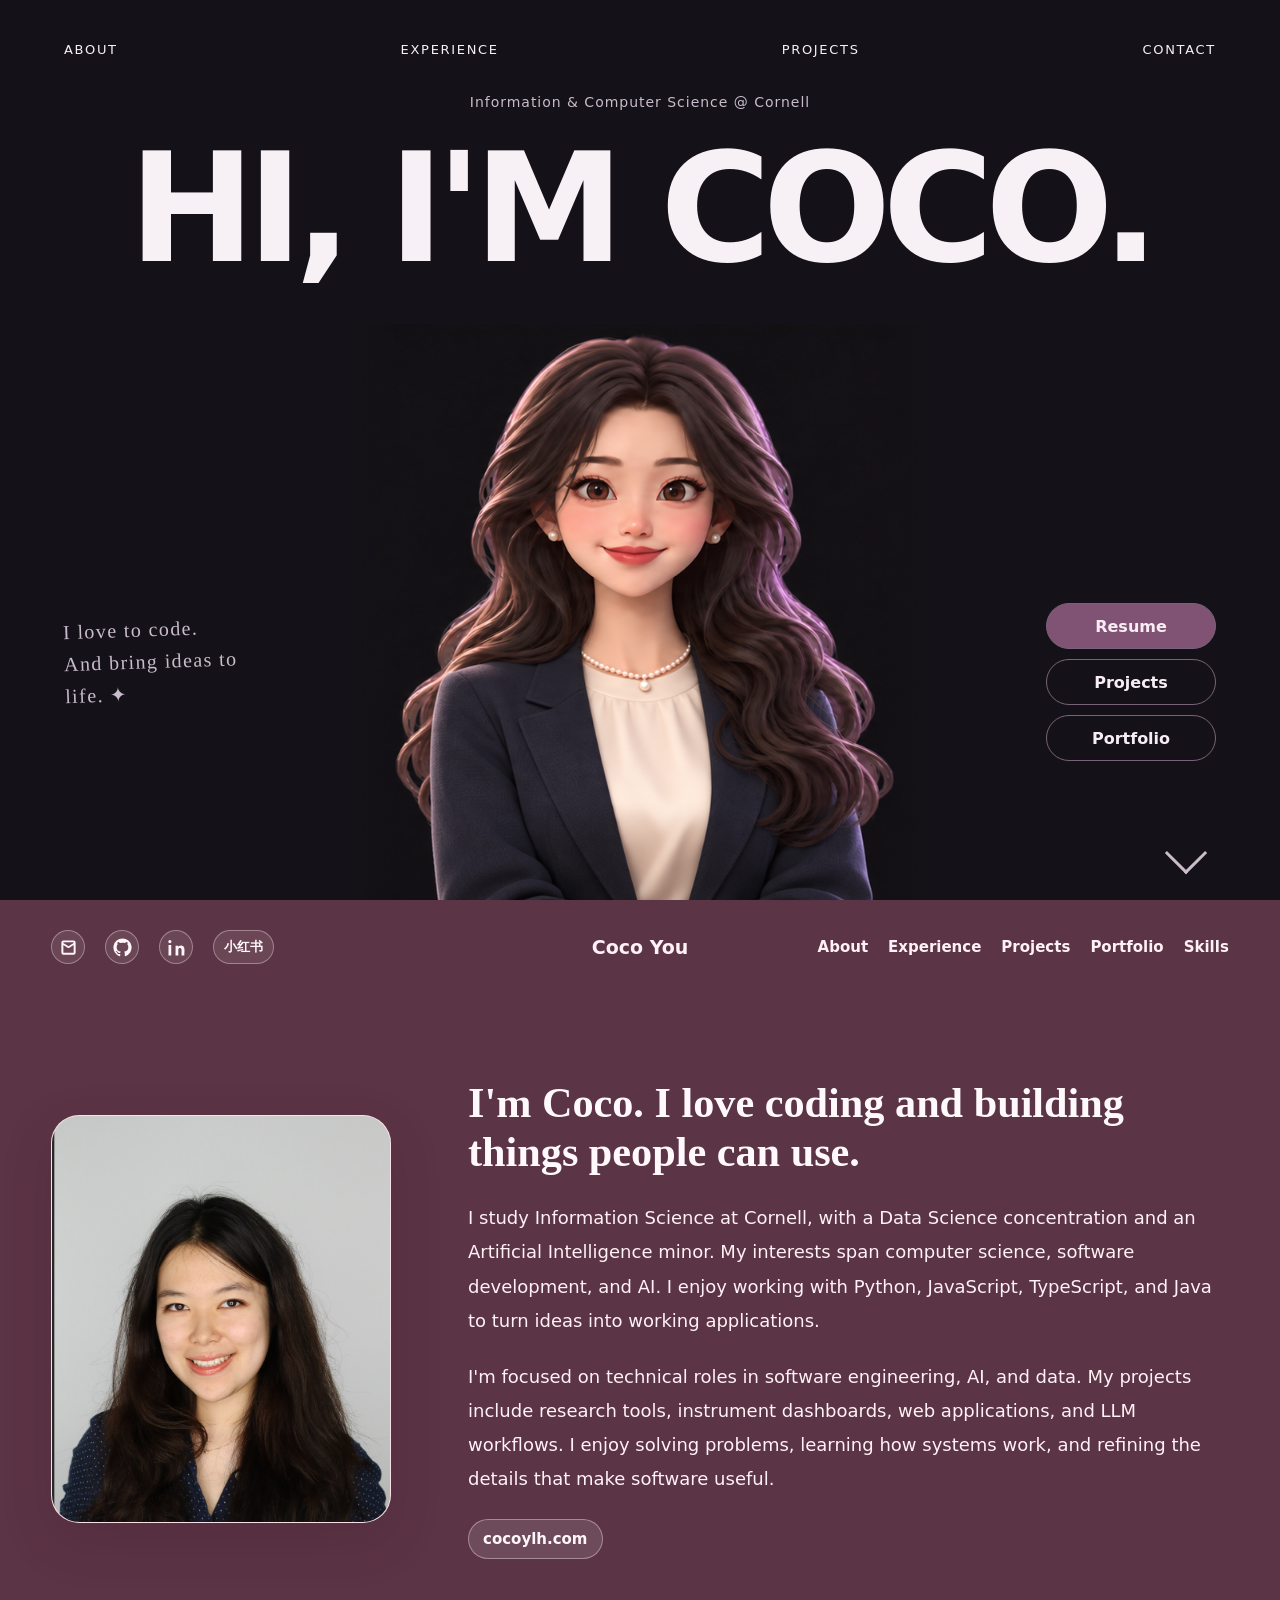
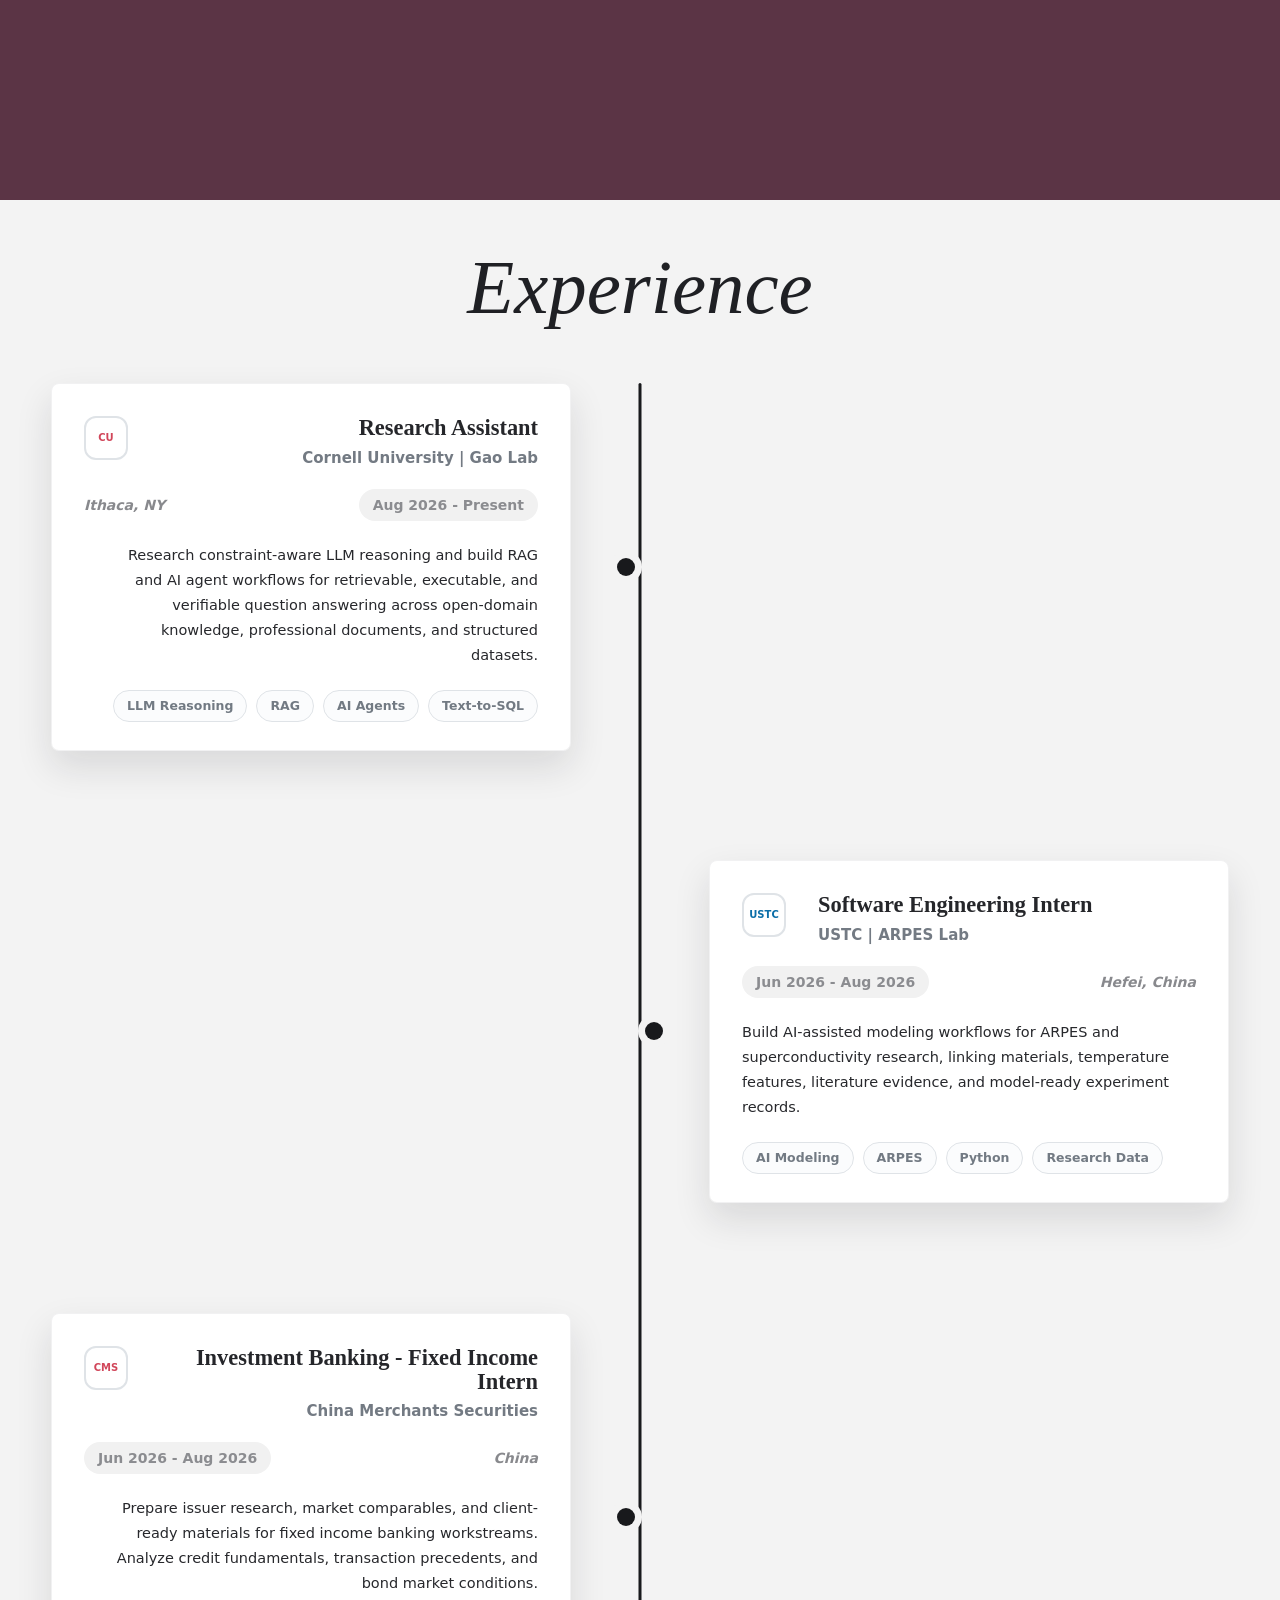
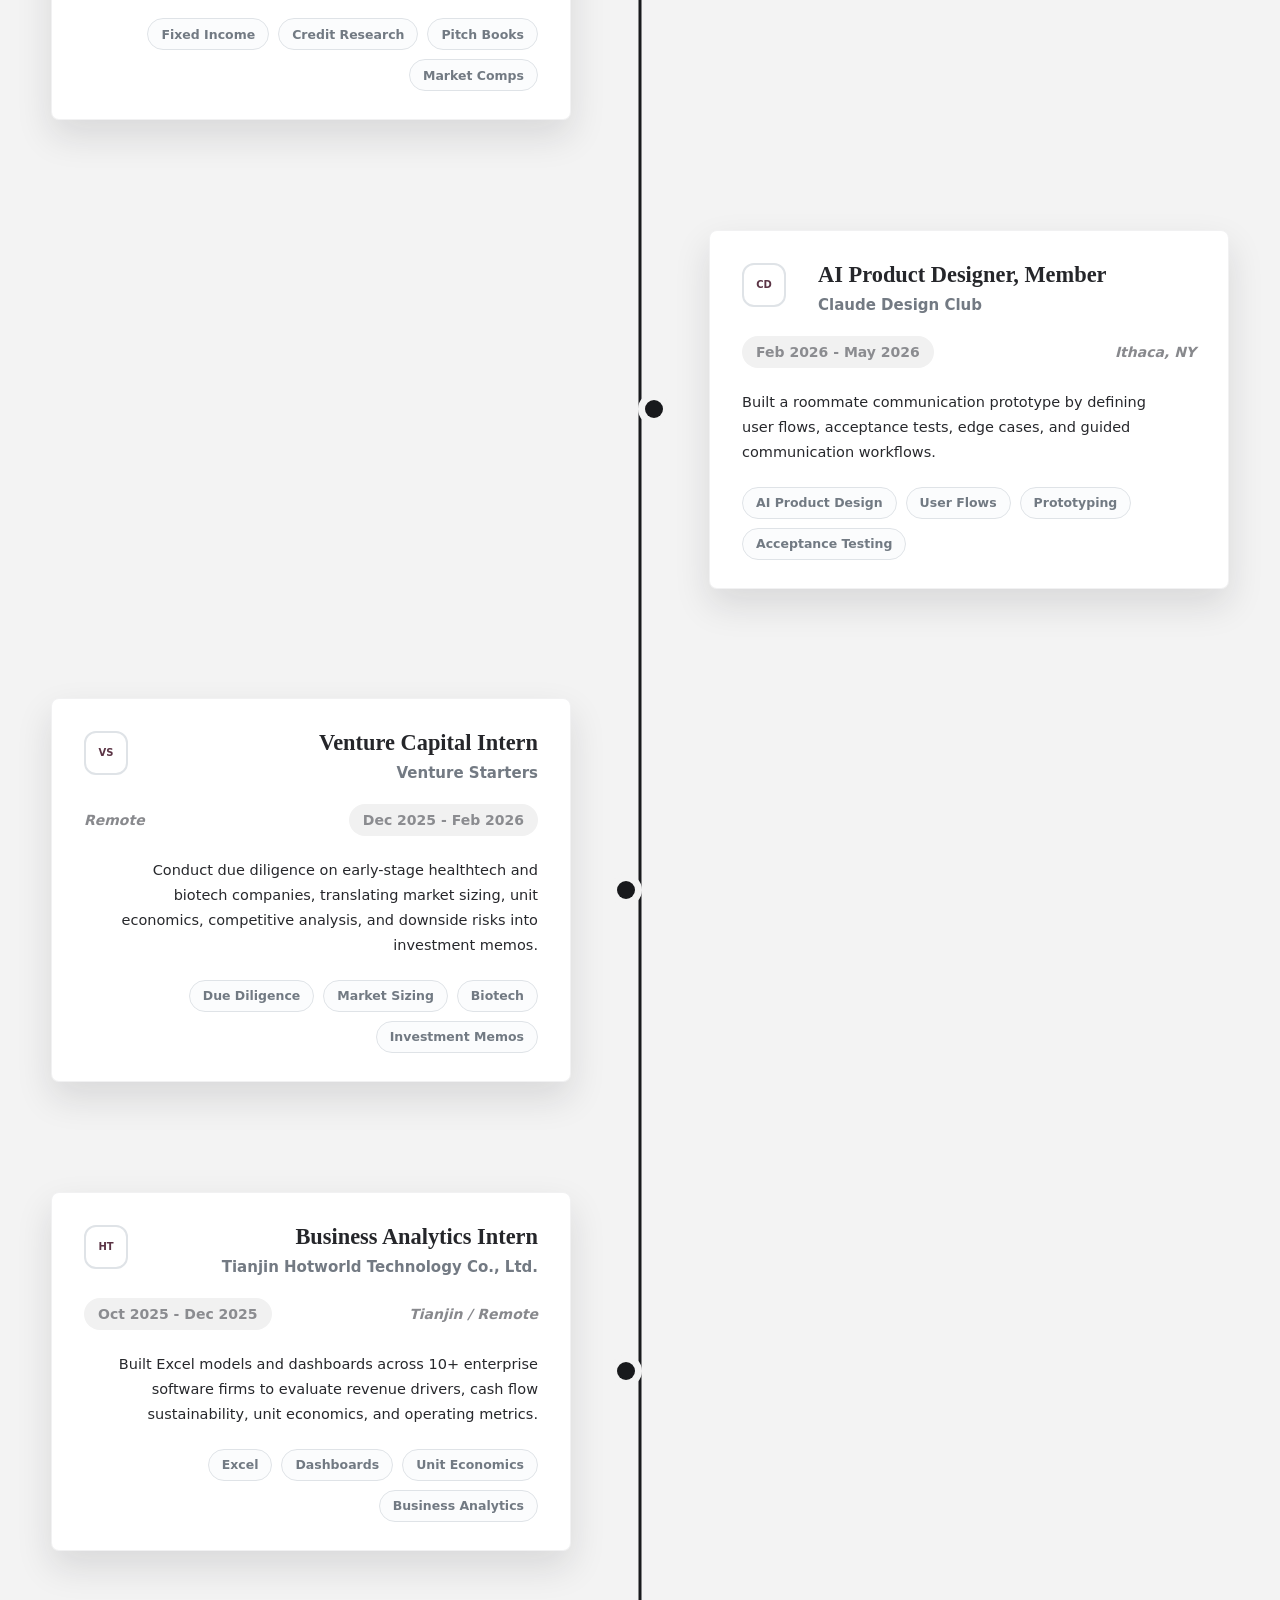
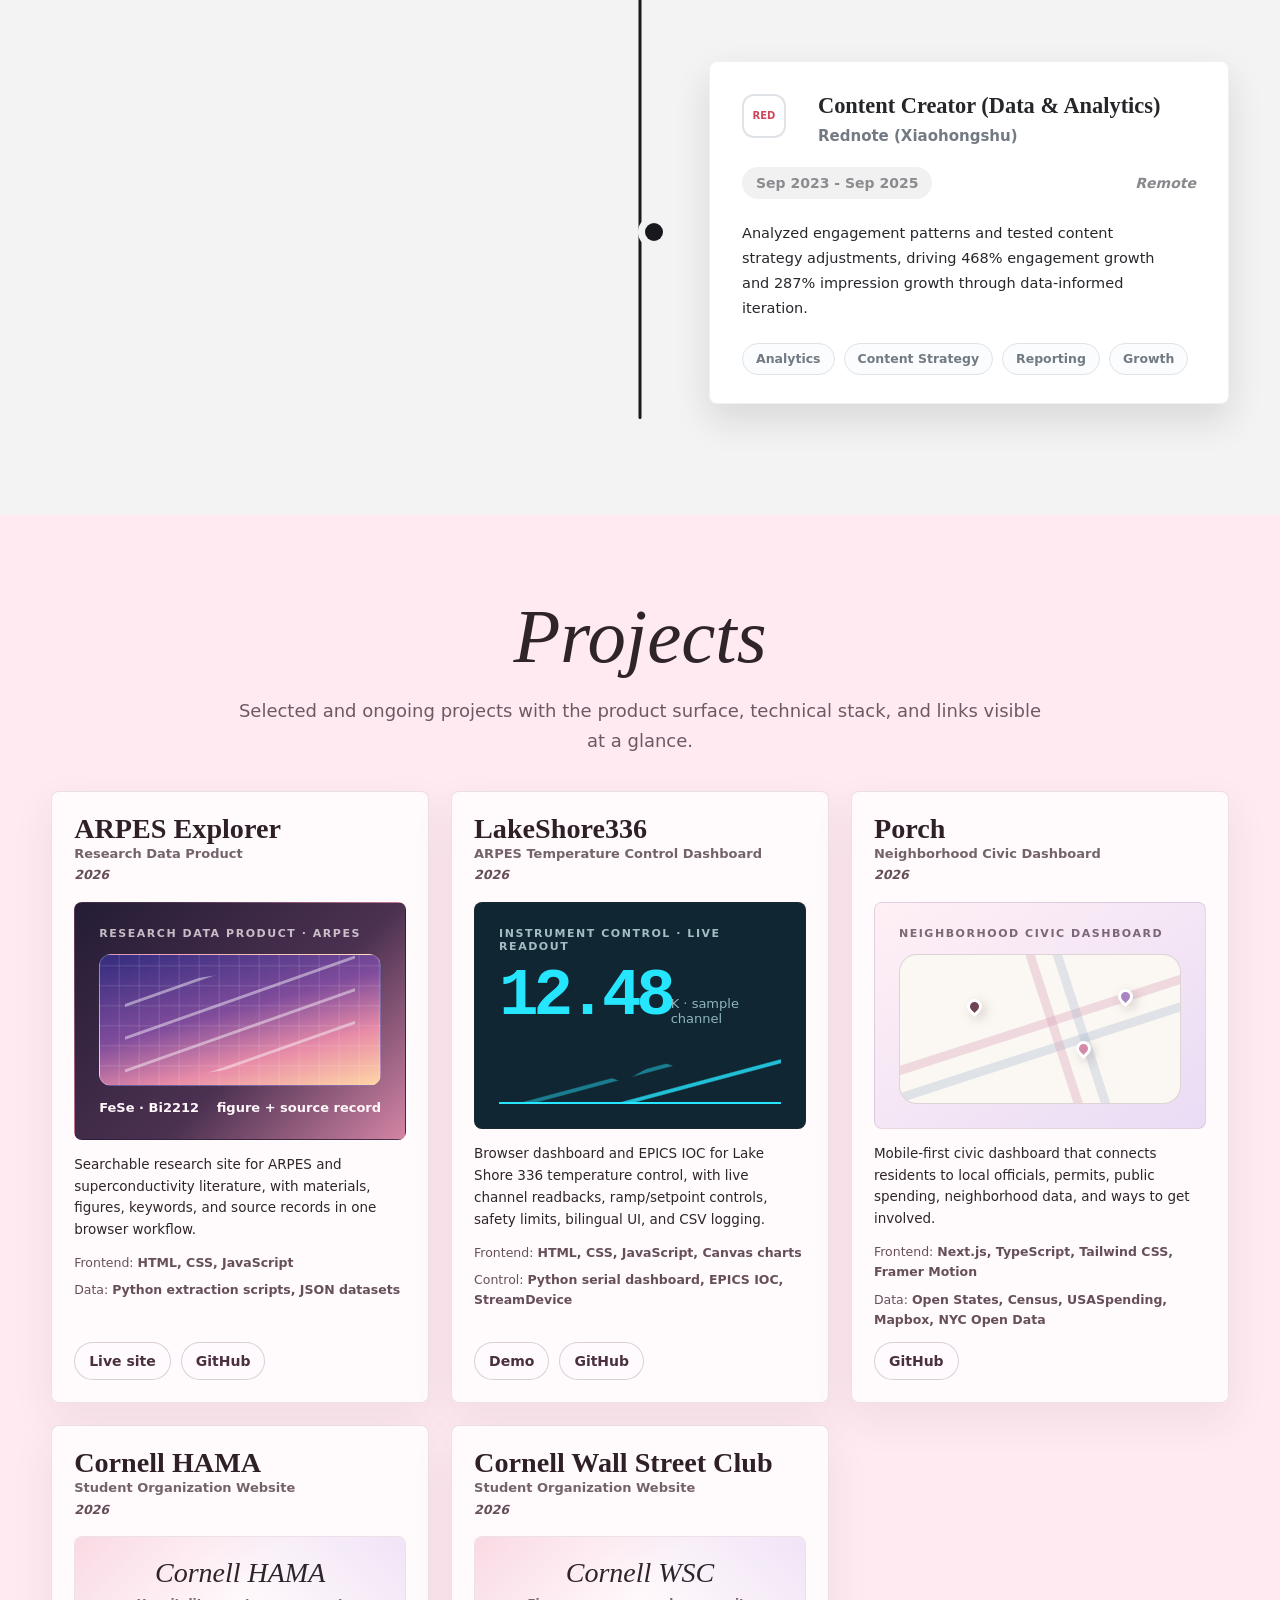
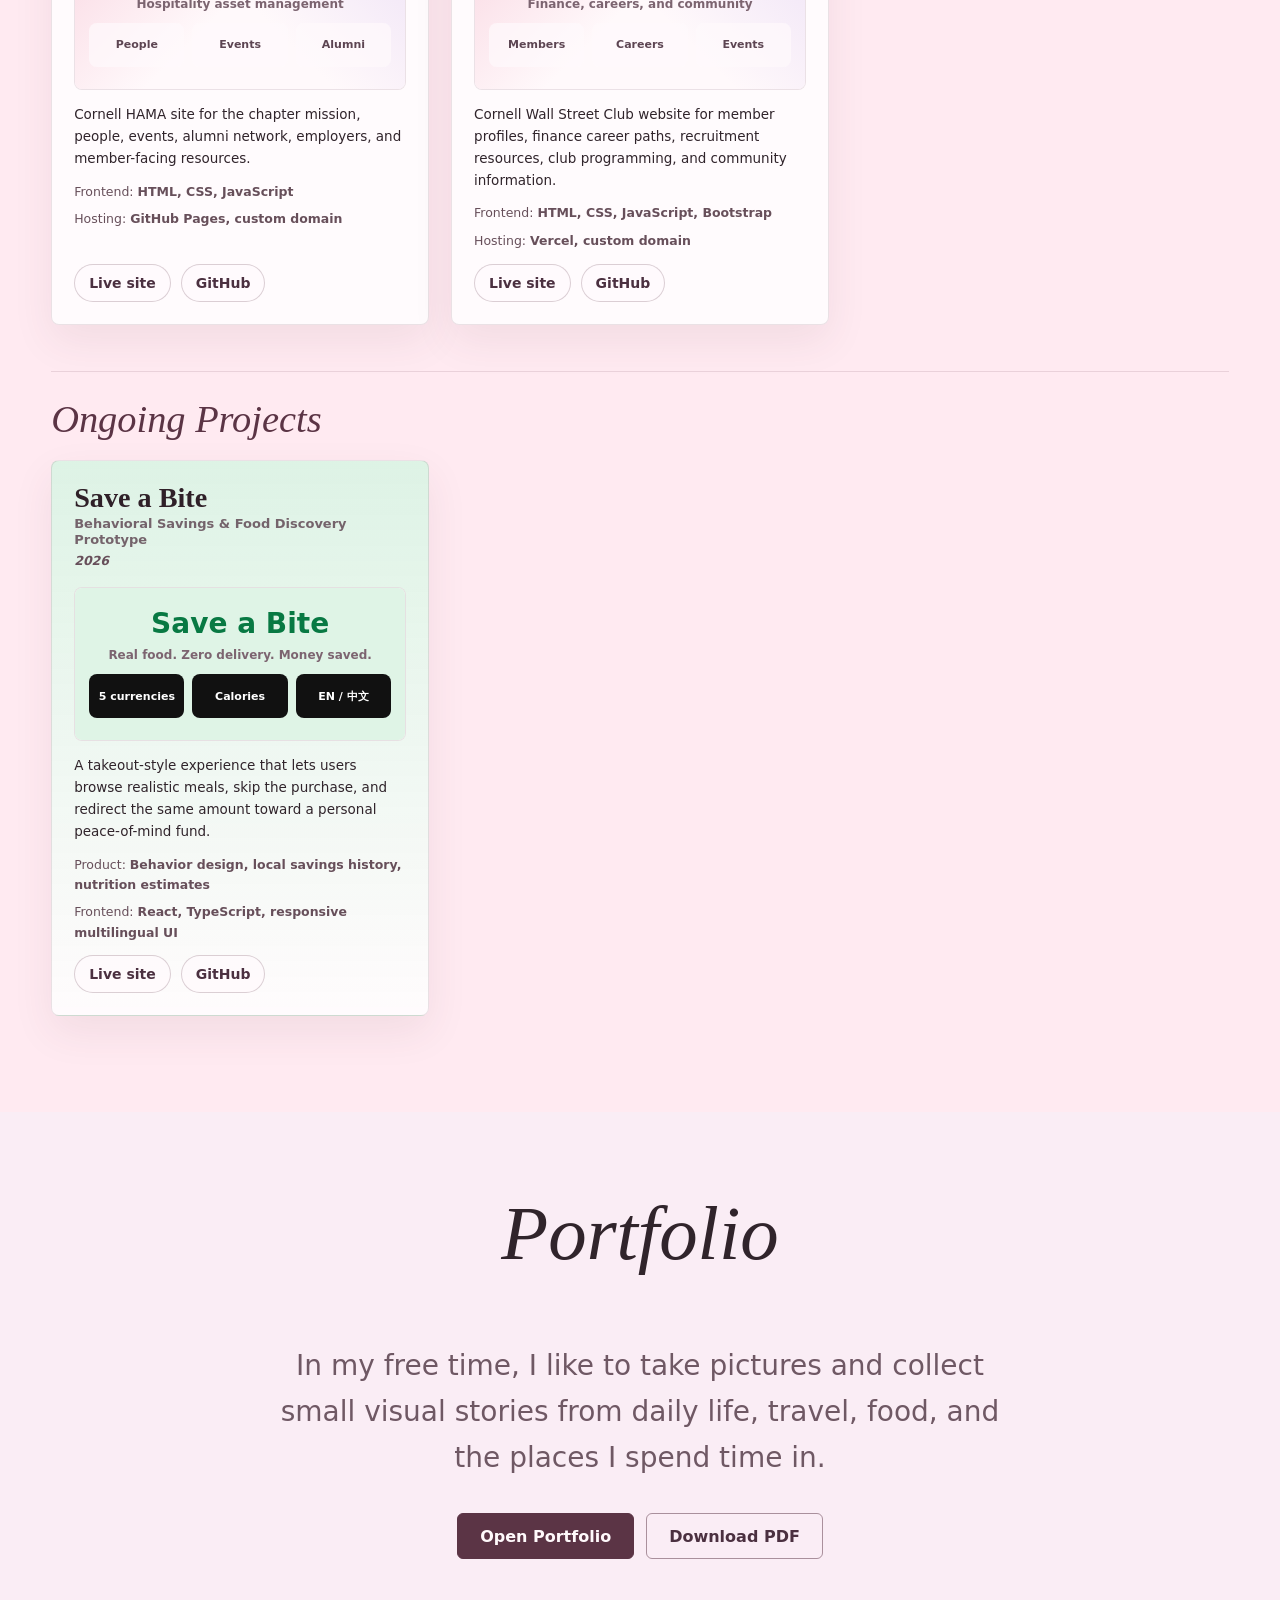
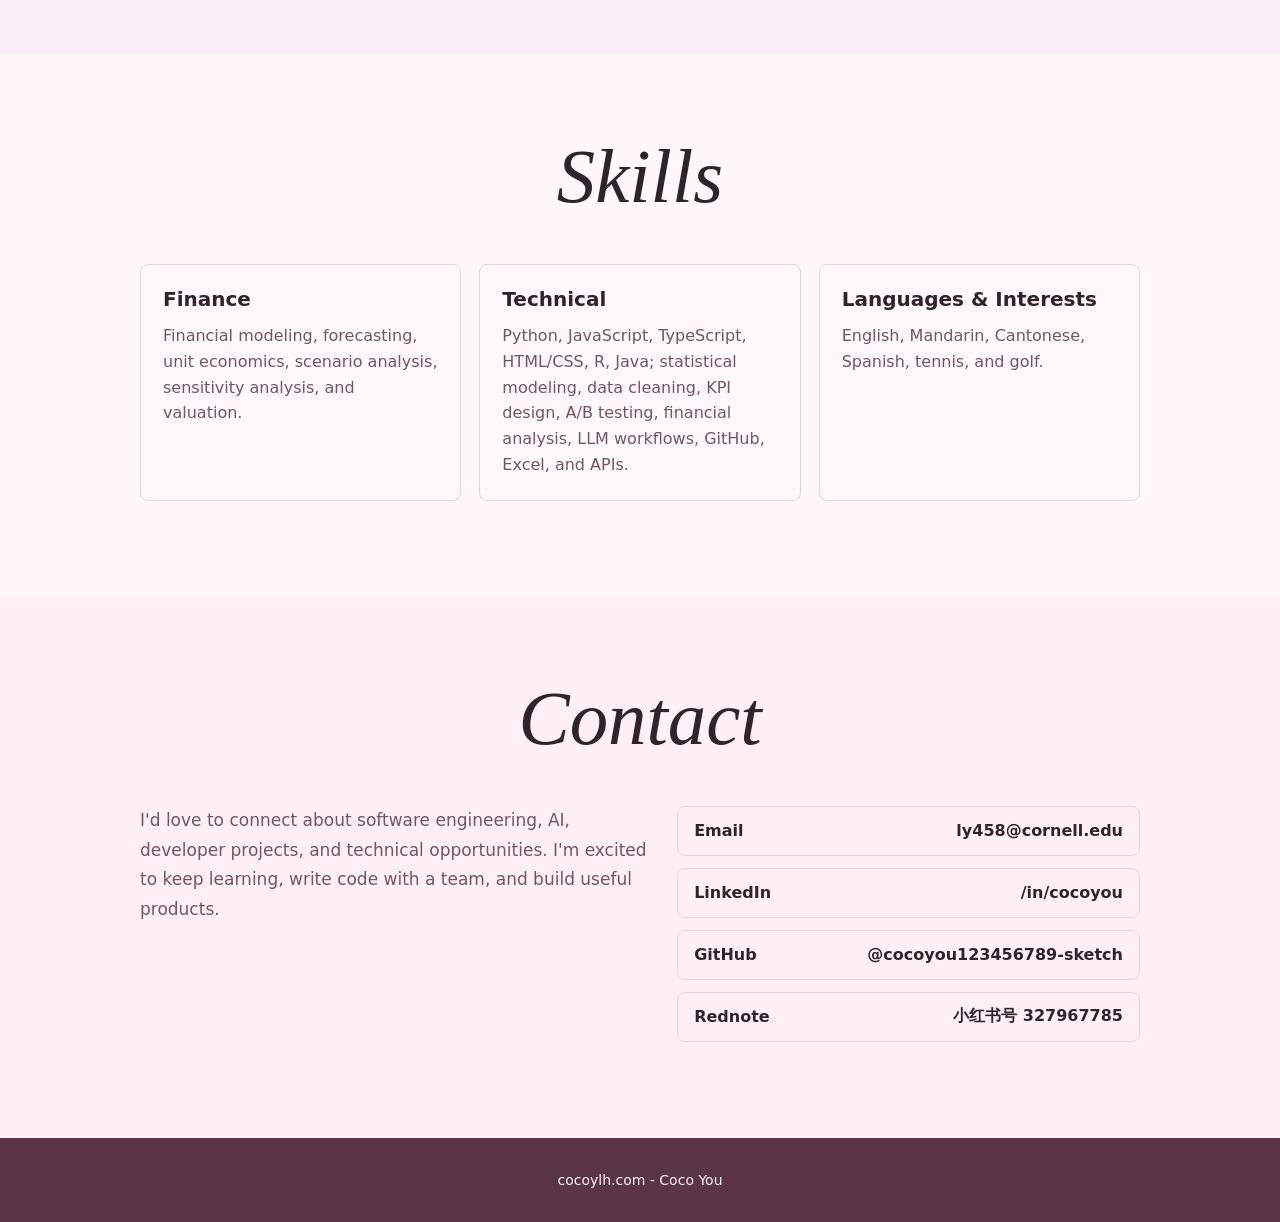
<file: index.html>
<!doctype html>
<html lang="en">
<head>
  <meta charset="utf-8">
  <meta name="viewport" content="width=device-width, initial-scale=1">
  <meta name="description" content="Coco You — Information &amp; Computer Science at Cornell. I love coding and building software, AI tools, and data-driven applications.">
  <meta property="og:title" content="Coco You">
  <meta property="og:description" content="Information &amp; Computer Science @ Cornell. Coding, software development, and AI projects.">
  <meta property="og:type" content="website">
  <meta property="og:image" content="assets/headshot-original.jpeg">
  <title>Coco You</title>
  <style>
    :root {
      --paper: #fff7fa;
      --paper-2: #fff0f5;
      --paper-3: #faedf5;
      --ink: #30242b;
      --muted: #7d6872;
      --dark: #5b3445;
      --dark-soft: #704357;
      --cream: #fff9fb;
      --line: #ead1da;
      --accent: #e9a8bd;
      --mint: #f7d6df;
      --sky: #f8cdda;
      --lilac: #eadcf5;
      --butter: #ffe3ec;
    }

    * {
      box-sizing: border-box;
    }

    html {
      max-width: 100%;
      overflow-x: hidden;
      scroll-behavior: smooth;
    }

    body {
      margin: 0;
      max-width: 100%;
      overflow-x: hidden;
      background: var(--paper);
      color: var(--ink);
      font-family: Inter, ui-sans-serif, system-ui, -apple-system, BlinkMacSystemFont, "Segoe UI", sans-serif;
      letter-spacing: 0;
    }

    a {
      color: inherit;
      text-decoration: none;
    }

    .hero {
      min-height: 100vh;
      display: grid;
      place-items: center;
      padding: 82px 24px 92px;
      position: relative;
      text-align: center;
      background:
        linear-gradient(135deg, rgba(248, 205, 220, 0.62), transparent 38%),
        linear-gradient(225deg, rgba(234, 220, 245, 0.5), transparent 42%),
        var(--paper);
      isolation: isolate;
      overflow: hidden;
    }

    .floating-orb {
      position: absolute;
      z-index: 0;
      border-radius: 50%;
      pointer-events: none;
      will-change: transform;
    }

    .floating-orb.ring-orb {
      width: 260px;
      height: 260px;
      top: 11%;
      left: -92px;
      border: 1px solid rgba(91, 52, 69, 0.16);
      box-shadow: 0 0 0 18px rgba(233, 168, 189, 0.1), 0 0 0 38px rgba(233, 168, 189, 0.06);
      animation: orb-drift 13s ease-in-out infinite;
    }

    .floating-orb.solid-orb {
      width: 150px;
      height: 150px;
      right: 7%;
      bottom: 13%;
      background: var(--lilac);
      opacity: 0.55;
      animation: orb-drift-alt 17s ease-in-out infinite;
    }

    @keyframes orb-drift {
      0%, 100% { transform: translate3d(0, 0, 0) rotate(0deg); }
      35% { transform: translate3d(28px, 16px, 0) rotate(4deg); }
      70% { transform: translate3d(8px, 42px, 0) rotate(-3deg); }
    }

    @keyframes orb-drift-alt {
      0%, 100% { transform: translate3d(0, 0, 0); }
      40% { transform: translate3d(-22px, -18px, 0); }
      75% { transform: translate3d(-8px, 18px, 0); }
    }

    .hero-content {
      display: grid;
      justify-items: center;
      position: relative;
      z-index: 1;
    }

    .hero-signoff {
      margin: 25px 0 0;
      color: var(--muted);
      font-family: "Bradley Hand", "Segoe Print", cursive;
      font-size: 18px;
      transform: rotate(-2deg);
    }

    .hero h1 {
      margin: 0;
      font-family: Georgia, "Times New Roman", serif;
      font-size: clamp(62px, 9.8vw, 142px);
      font-style: italic;
      font-weight: 500;
      line-height: 1;
      letter-spacing: 0;
      color: #3a2630;
    }

    .hero p {
      margin: 16px 0 34px;
      color: #5b4651;
      font-size: clamp(21px, 2.2vw, 32px);
      line-height: 1.35;
    }

    .hero p.hero-signoff {
      margin: 25px 0 0;
      color: var(--muted);
      font-size: 18px;
      line-height: 1.2;
    }

    .button-row {
      display: flex;
      justify-content: center;
      gap: 14px;
      flex-wrap: wrap;
    }

    .button {
      min-height: 46px;
      display: inline-flex;
      align-items: center;
      justify-content: center;
      padding: 0 22px;
      border: 1px solid rgba(91, 52, 69, 0.5);
      border-radius: 6px;
      background: transparent;
      color: #4b3040;
      font-weight: 650;
    }

    .button.primary {
      background: var(--dark);
      border-color: var(--dark);
      color: var(--cream);
    }

    .arrow {
      width: 30px;
      height: 30px;
      position: absolute;
      left: 50%;
      bottom: 32px;
      border-right: 3px solid #5b3445;
      border-bottom: 3px solid #5b3445;
      transform: translateX(-50%) rotate(45deg);
    }

    .dark {
      min-height: 100vh;
      padding: 30px clamp(22px, 4vw, 56px) 92px;
      background: var(--dark);
      color: var(--cream);
    }

    .nav {
      display: grid;
      grid-template-columns: 1fr auto 1fr;
      gap: 22px;
      align-items: center;
      margin-bottom: clamp(48px, 9vw, 116px);
    }

    .socials,
    .nav-links {
      display: flex;
      gap: 20px;
      align-items: center;
    }

    .nav-links {
      justify-content: flex-end;
      color: #fff1f5;
      font-size: 15px;
      font-weight: 550;
    }

    .brand {
      color: #fff1f5;
      font-size: 19px;
      font-weight: 700;
    }

    .icon-link {
      width: 34px;
      height: 34px;
      display: grid;
      place-items: center;
      border: 1px solid rgba(255, 241, 245, 0.36);
      border-radius: 50%;
      background: rgba(255, 241, 245, 0.1);
      color: #fff6f9;
      transition: background 160ms ease, border-color 160ms ease, transform 160ms ease;
    }

    .icon-link:hover {
      transform: translateY(-2px);
      border-color: rgba(255, 241, 245, 0.72);
      background: rgba(255, 241, 245, 0.18);
    }

    .icon-link svg {
      width: 19px;
      height: 19px;
      fill: currentColor;
    }

    .icon-link.text-icon {
      width: auto;
      min-width: 58px;
      padding: 0 10px;
      border-radius: 999px;
      font-size: 13px;
      font-weight: 850;
      letter-spacing: 0;
    }

    .about {
      max-width: 1260px;
      display: grid;
      grid-template-columns: minmax(230px, 340px) minmax(0, 1fr);
      gap: clamp(36px, 6vw, 88px);
      align-items: center;
      margin: 0 auto;
    }

    .portrait {
      width: 100%;
      max-width: 340px;
      justify-self: center;
      aspect-ratio: 1 / 1.2;
      overflow: hidden;
      border: 1px solid rgba(255, 241, 245, 0.32);
      border-radius: 28px;
      background: var(--mint);
      box-shadow: 0 18px 48px rgba(65, 30, 46, 0.24);
    }

    .portrait img {
      display: block;
      width: 100%;
      height: 100%;
      object-fit: cover;
      object-position: center -18px;
    }

    .about h2 {
      max-width: 980px;
      margin: 0 0 24px;
      font-family: Georgia, "Times New Roman", serif;
      font-size: clamp(31px, 3.3vw, 50px);
      font-weight: 600;
      line-height: 1.16;
      letter-spacing: 0;
    }

    .about p {
      max-width: 970px;
      margin: 0 0 22px;
      color: #fff1f5;
      font-size: 18px;
      line-height: 1.9;
    }

    .about-site-link {
      display: inline-flex;
      align-items: center;
      min-height: 40px;
      padding: 0 14px;
      border: 1px solid rgba(255, 241, 245, 0.38);
      border-radius: 999px;
      background: rgba(255, 241, 245, 0.12);
      color: #fff6f9;
      font-size: 15px;
      font-weight: 800;
    }

    .about-site-link:hover {
      background: rgba(255, 241, 245, 0.2);
      border-color: rgba(255, 241, 245, 0.68);
    }

    .section {
      padding: 82px clamp(22px, 4vw, 56px) 96px;
      background: var(--paper);
    }

    .section.alt {
      background: var(--paper-2);
    }

    .section.blush {
      background: #ffeaf1;
    }

    .section.portfolio-section {
      background: var(--paper-3);
    }

    .section h2 {
      margin: 0 0 46px;
      text-align: center;
      font-family: Georgia, "Times New Roman", serif;
      font-size: clamp(48px, 6vw, 86px);
      font-style: italic;
      font-weight: 500;
      line-height: 1.05;
      letter-spacing: 0;
    }

    .creative-portfolio {
      max-width: 920px;
      margin: 0 auto;
      display: grid;
      gap: 22px;
      text-align: center;
    }

    .creative-portfolio p {
      max-width: 760px;
      margin: 0 auto;
      color: #6f5864;
      font-size: clamp(20px, 2.2vw, 28px);
      line-height: 1.65;
    }

    .portfolio-actions {
      display: flex;
      justify-content: center;
      gap: 12px;
      flex-wrap: wrap;
      margin-top: 10px;
    }

    .experience-timeline,
    .card-grid,
    .project-grid,
    .contact {
      max-width: 1000px;
      margin: 0 auto;
    }

    .experience-section {
      background: #f3f3f3;
      padding-top: 48px;
    }

    .experience-section h2 {
      margin-bottom: 54px;
      color: #1f2024;
    }

    .experience-timeline {
      position: relative;
      display: grid;
      grid-template-columns: minmax(0, 1fr) 92px minmax(0, 1fr);
      row-gap: 110px;
      column-gap: 72px;
      max-width: 1220px;
      padding: 0 0 16px;
    }

    .experience-timeline::before {
      content: "";
      position: absolute;
      top: 0;
      bottom: 0;
      left: 50%;
      width: 3px;
      border-radius: 999px;
      background: #18191c;
      transform: translateX(-50%);
    }

    .experience-card {
      position: relative;
      width: calc(50% - 54px);
      max-width: 520px;
      min-height: 340px;
      display: grid;
      align-content: space-between;
      gap: 22px;
      padding: 32px 32px 28px;
      border: 1px solid rgba(30, 31, 35, 0.06);
      border-radius: 8px;
      background: #ffffff;
      box-shadow: 0 16px 36px rgba(26, 27, 31, 0.12);
      color: #25262a;
    }

    .experience-card::after {
      content: "";
      position: absolute;
      top: 50%;
      width: 18px;
      height: 18px;
      border-radius: 50%;
      background: #18191c;
      transform: translateY(-50%);
      box-shadow: 0 0 0 7px #f3f3f3;
    }

    .experience-card.left {
      grid-column: 1 / -1;
      justify-self: start;
      text-align: right;
    }

    .experience-card.left::after {
      right: -65px;
    }

    .experience-card.right {
      grid-column: 1 / -1;
      justify-self: end;
      text-align: left;
    }

    .experience-card.right::after {
      left: -65px;
    }

    .experience-head {
      display: grid;
      grid-template-columns: 58px 1fr;
      gap: 18px;
      align-items: start;
    }

    .experience-logo {
      width: 44px;
      height: 44px;
      display: grid;
      place-items: center;
      border: 2px solid #dfe3e7;
      border-radius: 12px;
      background: #fff;
      color: #5b3445;
      font-size: 10px;
      font-weight: 900;
      line-height: 1;
      text-align: center;
    }

    .experience-logo.mark-ring {
      color: #111;
      font-size: 20px;
    }

    .experience-logo.mark-blue {
      color: #0b6ea8;
    }

    .experience-logo.mark-red {
      color: #d1465a;
    }

    .experience-title h3 {
      margin: 0 0 8px;
      font-family: Georgia, "Times New Roman", serif;
      font-size: clamp(22px, 1.75vw, 29px);
      font-weight: 700;
      line-height: 1.05;
      letter-spacing: 0;
    }

    .experience-title strong {
      color: #737a83;
      font-size: 15px;
      line-height: 1.22;
    }

    .experience-meta {
      display: flex;
      align-items: center;
      justify-content: space-between;
      gap: 18px;
      color: #88898d;
      font-size: 14px;
      font-style: italic;
      font-weight: 700;
    }

    .experience-card.left .experience-meta {
      flex-direction: row-reverse;
    }

    .experience-date {
      display: inline-flex;
      align-items: center;
      min-height: 32px;
      padding: 0 14px;
      border-radius: 999px;
      background: #f1f1f1;
      color: #8b8c90;
      font-style: normal;
      font-weight: 800;
      white-space: nowrap;
    }

    .experience-copy {
      max-width: 430px;
      margin: 0;
      color: #27282c;
      font-size: 14.5px;
      line-height: 1.72;
    }

    .experience-card.left .experience-copy {
      margin-left: auto;
    }

    .experience-tags {
      display: flex;
      flex-wrap: wrap;
      gap: 9px;
    }

    .experience-card.left .experience-tags {
      justify-content: flex-end;
    }

    .experience-tag {
      display: inline-flex;
      align-items: center;
      justify-content: center;
      min-height: 32px;
      padding: 0 13px;
      border: 1px solid #dfe3e7;
      border-radius: 999px;
      background: #fbfcfd;
      color: #727a83;
      font-size: 12.5px;
      font-weight: 800;
    }

    .js-enabled .experience-timeline::before {
      transform: translateX(-50%) scaleY(0);
      transform-origin: top center;
      transition: transform 1200ms cubic-bezier(0.22, 1, 0.36, 1);
    }

    .js-enabled .experience-section.is-visible .experience-timeline::before {
      transform: translateX(-50%) scaleY(1);
    }

    .js-enabled .experience-card {
      opacity: 0;
      transition:
        opacity 700ms ease,
        transform 850ms cubic-bezier(0.22, 1, 0.36, 1);
      will-change: opacity, transform;
    }

    .js-enabled .experience-card.left {
      transform: translateX(-36px);
    }

    .js-enabled .experience-card.right {
      transform: translateX(36px);
    }

    .js-enabled .experience-section.is-visible .experience-card {
      opacity: 1;
      transform: translateX(0);
    }

    .js-enabled .experience-card::after {
      opacity: 0;
      transform: translateY(-50%) scale(0.45);
      transition:
        opacity 420ms ease,
        transform 520ms cubic-bezier(0.22, 1, 0.36, 1);
    }

    .js-enabled .experience-section.is-visible .experience-card::after {
      opacity: 1;
      transform: translateY(-50%) scale(1);
    }

    .js-enabled .experience-tag {
      opacity: 0;
      transform: translateY(8px);
      transition:
        opacity 420ms ease,
        transform 520ms cubic-bezier(0.22, 1, 0.36, 1);
    }

    .js-enabled .experience-section.is-visible .experience-tag {
      opacity: 1;
      transform: translateY(0);
    }

    .js-enabled .experience-card:nth-child(1),
    .js-enabled .experience-card:nth-child(1)::after {
      transition-delay: 80ms;
    }

    .js-enabled .experience-card:nth-child(2),
    .js-enabled .experience-card:nth-child(2)::after {
      transition-delay: 220ms;
    }

    .js-enabled .experience-card:nth-child(3),
    .js-enabled .experience-card:nth-child(3)::after {
      transition-delay: 360ms;
    }

    .js-enabled .experience-card:nth-child(4),
    .js-enabled .experience-card:nth-child(4)::after {
      transition-delay: 500ms;
    }

    .js-enabled .experience-card:nth-child(5),
    .js-enabled .experience-card:nth-child(5)::after {
      transition-delay: 640ms;
    }

    .js-enabled .experience-card:nth-child(6),
    .js-enabled .experience-card:nth-child(6)::after {
      transition-delay: 780ms;
    }

    .js-enabled .experience-card:nth-child(7),
    .js-enabled .experience-card:nth-child(7)::after {
      transition-delay: 920ms;
    }

    .js-enabled .experience-section.is-visible .experience-card:nth-child(1) .experience-tag {
      transition-delay: 300ms;
    }

    .js-enabled .experience-section.is-visible .experience-card:nth-child(2) .experience-tag {
      transition-delay: 440ms;
    }

    .js-enabled .experience-section.is-visible .experience-card:nth-child(3) .experience-tag {
      transition-delay: 580ms;
    }

    .js-enabled .experience-section.is-visible .experience-card:nth-child(4) .experience-tag {
      transition-delay: 720ms;
    }

    .js-enabled .experience-section.is-visible .experience-card:nth-child(5) .experience-tag {
      transition-delay: 860ms;
    }

    .js-enabled .experience-section.is-visible .experience-card:nth-child(6) .experience-tag {
      transition-delay: 1000ms;
    }

    .js-enabled .experience-section.is-visible .experience-card:nth-child(7) .experience-tag {
      transition-delay: 1140ms;
    }

    @media (prefers-reduced-motion: reduce) {
      .js-enabled .experience-timeline::before,
      .js-enabled .experience-card,
      .js-enabled .experience-card::after,
      .js-enabled .experience-tag {
        opacity: 1;
        transform: none;
        transition: none;
      }

      .js-enabled .experience-card::after {
        transform: translateY(-50%);
      }

      .floating-orb {
        animation: none;
      }
    }

    .card-grid {
      display: grid;
      grid-template-columns: repeat(3, minmax(0, 1fr));
      gap: 18px;
    }

    .card {
      min-height: 168px;
      padding: 22px;
      border: 1px solid var(--line);
      border-radius: 8px;
      background: rgba(255, 250, 252, 0.5);
    }

    .project-intro {
      max-width: 820px;
      margin: -28px auto 34px;
      color: #6f5864;
      font-size: 18px;
      line-height: 1.7;
      text-align: center;
    }

    .project-grid {
      max-width: 1560px;
      display: grid;
      grid-template-columns: repeat(3, minmax(0, 1fr));
      gap: 22px;
      align-items: stretch;
    }

    .project-group-heading {
      grid-column: 1 / -1;
      margin: 24px 0 -2px;
      padding-top: 26px;
      border-top: 1px solid var(--line);
      color: var(--dark);
      font-family: Georgia, "Times New Roman", serif;
      font-size: clamp(28px, 3vw, 42px);
      font-style: italic;
      line-height: 1.1;
    }

    .project-timeline {
      max-width: 980px;
      margin: 0 auto;
      display: grid;
      gap: 64px;
    }

    .project-entry {
      display: grid;
      grid-template-columns: minmax(150px, 190px) minmax(0, 1fr);
      gap: clamp(28px, 5vw, 58px);
      padding-top: 38px;
      border-top: 1px solid var(--line);
    }

    .project-entry:first-child {
      padding-top: 0;
      border-top: 0;
    }

    .project-time {
      color: var(--muted);
      font-size: 18px;
      font-style: italic;
      line-height: 1.45;
    }

    .project-time strong {
      display: block;
      margin-bottom: 8px;
      color: var(--dark);
      font-size: 14px;
      font-style: normal;
      letter-spacing: 0.08em;
      text-transform: uppercase;
    }

    .project-case {
      display: grid;
      gap: 24px;
    }

    .project-case h3 {
      margin: 0;
      font-family: Georgia, "Times New Roman", serif;
      font-size: clamp(38px, 5vw, 68px);
      font-weight: 650;
      line-height: 0.98;
      letter-spacing: 0;
      color: #2f2028;
    }

    .project-subtitle {
      margin: -12px 0 0;
      color: #74636b;
      font-size: clamp(21px, 2.2vw, 29px);
      font-weight: 800;
      line-height: 1.25;
    }

    .project-showcase {
      width: min(100%, 720px);
      justify-self: center;
      margin: 10px 0 4px;
    }

    .project-case .project-visual {
      min-height: 260px;
      border-radius: 14px;
      box-shadow: 0 22px 56px rgba(91, 52, 69, 0.12);
    }

    .project-case .site-preview-card {
      min-height: 260px;
    }

    .project-copy {
      margin: 0;
      color: #30242b;
      font-size: clamp(20px, 2.25vw, 28px);
      line-height: 1.72;
    }

    .build-notes {
      display: grid;
      gap: 10px;
      color: #30242b;
      font-size: 19px;
      line-height: 1.5;
    }

    .build-notes p {
      margin: 0;
    }

    .build-notes strong {
      font-weight: 850;
    }

    .project-link-row {
      display: flex;
      flex-wrap: wrap;
      gap: 10px;
    }

    .project-link-row a {
      display: inline-flex;
      align-items: center;
      min-height: 38px;
      padding: 0 14px;
      border: 1px solid rgba(91, 52, 69, 0.22);
      border-radius: 999px;
      background: rgba(255, 250, 252, 0.72);
      color: #4b3040;
      font-size: 14px;
      font-weight: 750;
    }

    .project-card {
      min-height: 500px;
      display: flex;
      flex-direction: column;
      gap: 12px;
      padding: 22px;
      border: 1px solid rgba(91, 52, 69, 0.13);
      border-radius: 8px;
      background: rgba(255, 255, 255, 0.82);
      box-shadow: 0 16px 42px rgba(91, 52, 69, 0.08);
      transition: transform 180ms ease, box-shadow 180ms ease;
    }

    .project-card:hover {
      transform: translateY(-4px);
      box-shadow: 0 24px 70px rgba(91, 52, 69, 0.13);
    }

    .project-content {
      display: grid;
      gap: 3px;
    }

    .project-card.mint {
      background: linear-gradient(180deg, rgba(247, 214, 223, 0.86), rgba(255, 250, 252, 0.62));
    }

    .project-card.sky {
      background: linear-gradient(180deg, rgba(248, 205, 218, 0.82), rgba(255, 250, 252, 0.62));
    }

    .project-card.blush-card {
      background: linear-gradient(180deg, rgba(255, 218, 229, 0.86), rgba(255, 250, 252, 0.62));
    }

    .project-card.lilac {
      background: linear-gradient(180deg, rgba(234, 220, 245, 0.82), rgba(255, 250, 252, 0.62));
    }

    .project-card.butter {
      background: linear-gradient(180deg, rgba(255, 227, 236, 0.86), rgba(255, 250, 252, 0.62));
    }

    .project-card.leetcode-card {
      background: linear-gradient(180deg, rgba(220, 238, 232, 0.92), rgba(255, 250, 252, 0.72));
    }

    .project-card .site-preview-card.leetcode-preview {
      background: #151e1b;
      color: #e3eee9;
    }

    .project-card .site-preview-card.leetcode-preview strong {
      color: #e3eee9;
      font-family: ui-monospace, SFMono-Regular, Menlo, Monaco, Consolas, monospace;
      font-style: normal;
      font-weight: 750;
    }

    .project-card .site-preview-card.leetcode-preview span {
      color: #a9bbb5;
    }

    .project-card .leetcode-preview .mini-metric {
      border: 1px solid #33423d;
      background: #24312d;
      color: #8ee3c8;
    }

    .project-card.savebite-card {
      background: linear-gradient(180deg, rgba(220, 243, 228, 0.96), rgba(255, 255, 255, 0.82));
    }

    .project-card .site-preview-card.savebite-preview {
      background: #dff4e6;
      color: #111;
    }

    .project-card .site-preview-card.savebite-preview strong {
      color: #087943;
      font-family: Inter, ui-sans-serif, system-ui, sans-serif;
      font-style: normal;
      font-weight: 850;
    }

    .project-card .savebite-preview .mini-metric {
      background: #111;
      color: #fff;
    }

    .ls336-preview .mini-panel {
      background: #102733;
      border-color: rgba(38, 230, 255, 0.18);
    }

    .ls336-preview .mini-line {
      background: rgba(207, 233, 239, 0.2);
    }

    .ls336-preview .mini-chip {
      background: rgba(38, 230, 255, 0.12);
      color: #26e6ff;
    }

    .ls336-preview .bar {
      background: #26e6ff;
    }

    /* Project-specific thumbnail art keeps the cards from reading like generic mockups. */
    .project-visual.arpes-art {
      min-height: 260px;
      padding: 24px;
      background: linear-gradient(135deg, #241c35, #4c3151 58%, #d485a5);
      color: #fff7fa;
      overflow: hidden;
    }

    .arpes-art .art-kicker,
    .lakeshore-art .art-kicker,
    .porch-art .art-kicker {
      display: block;
      margin-bottom: 14px;
      font-size: 11px;
      font-weight: 800;
      letter-spacing: .14em;
      text-transform: uppercase;
      opacity: .72;
    }

    .arpes-art .spectral-map {
      height: 132px;
      border: 1px solid rgba(255,255,255,.22);
      border-radius: 12px;
      background:
        repeating-linear-gradient(90deg, transparent 0 18px, rgba(255,255,255,.09) 19px 20px),
        repeating-linear-gradient(0deg, transparent 0 18px, rgba(255,255,255,.09) 19px 20px),
        linear-gradient(165deg, #332c7e, #7f4c9b 44%, #e88ca8 72%, #ffd6a5);
      position: relative;
      overflow: hidden;
    }

    .spectral-map::after {
      content: "";
      position: absolute;
      inset: 13% 9%;
      background: repeating-linear-gradient(168deg, transparent 0 15px, rgba(255,255,255,.72) 16px 18px, transparent 19px 32px);
      opacity: .62;
      transform: skewY(-8deg);
    }

    .arpes-art .art-caption {
      display: flex;
      justify-content: space-between;
      margin-top: 14px;
      font-size: 13px;
      font-weight: 700;
    }

    .project-visual.lakeshore-art {
      min-height: 260px;
      padding: 24px;
      background: #102733;
      color: #d9f8fb;
      overflow: hidden;
    }

    .lakeshore-art .instrument-readout {
      display: flex;
      align-items: end;
      justify-content: space-between;
      margin-bottom: 20px;
    }

    .lakeshore-art .temperature {
      color: #26e6ff;
      font-family: ui-monospace, SFMono-Regular, Menlo, monospace;
      font-size: clamp(38px, 6vw, 66px);
      font-weight: 800;
      letter-spacing: -.08em;
      line-height: .9;
    }

    .lakeshore-art .unit {
      color: #8eb5bc;
      font-size: 13px;
    }

    .lakeshore-art .signal-line {
      height: 58px;
      border-bottom: 2px solid #26e6ff;
      background: linear-gradient(165deg, transparent 0 26%, rgba(38,230,255,.2) 27% 29%, transparent 30% 47%, rgba(38,230,255,.45) 48% 50%, transparent 51% 67%, rgba(38,230,255,.8) 68% 70%, transparent 71%);
      clip-path: polygon(0 80%, 12% 68%, 20% 73%, 32% 42%, 44% 62%, 57% 26%, 68% 45%, 78% 18%, 89% 34%, 100% 6%, 100% 100%, 0 100%);
    }

    .project-visual.porch-art {
      min-height: 260px;
      padding: 24px;
      background: linear-gradient(145deg, #fff0f5, #e9dcf5);
      color: #4d3545;
      overflow: hidden;
    }

    .porch-art .map-surface {
      height: 150px;
      position: relative;
      border: 1px solid rgba(91,52,69,.18);
      border-radius: 18px;
      background: #fbf8f3;
      overflow: hidden;
    }

    .map-surface::before,
    .map-surface::after {
      content: "";
      position: absolute;
      background: rgba(217, 161, 183, .36);
      transform: rotate(-18deg);
    }

    .map-surface::before { width: 130%; height: 9px; top: 43%; left: -12%; box-shadow: 0 26px rgba(161, 179, 206, .32); }
    .map-surface::after { width: 9px; height: 130%; top: -12%; left: 54%; box-shadow: 26px 0 rgba(161, 179, 206, .3); }

    .map-pin {
      position: absolute;
      z-index: 1;
      width: 15px;
      height: 15px;
      border: 3px solid #fff;
      border-radius: 50% 50% 50% 0;
      background: var(--dark-soft);
      box-shadow: 0 5px 12px rgba(91,52,69,.22);
      transform: rotate(-45deg);
    }

    .map-pin.one { top: 30%; left: 24%; }
    .map-pin.two { top: 58%; left: 63%; background: #d38ba7; }
    .map-pin.three { top: 23%; left: 78%; background: #a982c2; }

    .ls336-preview .bar:nth-child(2) {
      background: #ff8fb1;
    }

    .ls336-preview .bar:nth-child(3) {
      background: #6ed7ff;
    }

    .ls336-preview .bar:nth-child(4) {
      background: #ffc4d4;
    }

    .project-kicker {
      color: #8c6d7b;
      font-size: 13px;
      font-weight: 800;
      letter-spacing: 0.06em;
      text-transform: uppercase;
    }

    .project-card h3 {
      margin: 0;
      font-family: Georgia, "Times New Roman", serif;
      font-size: clamp(26px, 2.2vw, 34px);
      font-weight: 650;
      line-height: 1.04;
      letter-spacing: 0;
      color: #2f2028;
    }

    .project-card p {
      margin: 0;
      color: #674f5a;
      line-height: 1.62;
    }

    .project-card .project-subtitle {
      margin: 0;
      color: #74636b;
      font-size: 13px;
      font-weight: 850;
      line-height: 1.25;
    }

    .project-date {
      color: #806b75;
      font-size: 12.5px;
      font-style: italic;
      font-weight: 650;
    }

    .project-card .project-showcase {
      width: 100%;
      margin: 4px 0 2px;
      justify-self: stretch;
    }

    .project-card .project-visual {
      min-height: 152px;
      border-radius: 8px;
      box-shadow: none;
    }

    .project-card .site-preview-card {
      min-height: 152px;
    }

    .project-card .project-copy {
      color: #30242b;
      font-size: 13.5px;
      line-height: 1.62;
    }

    .project-card .build-notes {
      gap: 7px;
      color: #30242b;
      font-size: 12.5px;
      line-height: 1.45;
    }

    .project-card .project-link-row {
      margin-top: auto;
    }

    .project-actions {
      display: flex;
      flex-wrap: wrap;
      gap: 10px;
      margin-top: 18px;
    }

    .project-actions a {
      display: inline-flex;
      align-items: center;
      min-height: 34px;
      padding: 0 12px;
      border: 1px solid rgba(91, 52, 69, 0.22);
      border-radius: 999px;
      background: rgba(255, 250, 252, 0.72);
      color: #4b3040;
      font-size: 13px;
      font-weight: 750;
    }

    .project-visual {
      min-height: 168px;
      overflow: hidden;
      border: 1px solid rgba(91, 52, 69, 0.12);
      border-radius: 8px;
      background: rgba(255, 250, 252, 0.72);
      box-shadow: inset 0 1px 0 rgba(255, 255, 255, 0.8);
    }

    .visual-top {
      height: 32px;
      display: flex;
      align-items: center;
      gap: 7px;
      padding: 0 12px;
      border-bottom: 1px solid rgba(91, 52, 69, 0.1);
      background: rgba(255, 250, 252, 0.62);
    }

    .dot {
      width: 9px;
      height: 9px;
      border-radius: 50%;
      background: #e9a8bd;
    }

    .dot:nth-child(2) {
      background: #ffd7e3;
    }

    .dot:nth-child(3) {
      background: #cfa6d8;
    }

    .visual-body {
      padding: 14px;
    }

    .project-card .visual-body {
      padding: 10px;
    }

    .visual-search {
      height: 30px;
      display: flex;
      align-items: center;
      padding: 0 11px;
      border-radius: 999px;
      background: #fff9fb;
      color: #8b6b78;
      font-size: 12px;
      font-weight: 700;
      margin-bottom: 12px;
    }

    .project-card .visual-search {
      height: 24px;
      margin-bottom: 9px;
      font-size: 10.5px;
    }

    .mini-grid {
      display: grid;
      grid-template-columns: 1.1fr 0.9fr;
      gap: 10px;
    }

    .mini-panel {
      min-height: 82px;
      padding: 11px;
      border-radius: 8px;
      background: rgba(255, 250, 252, 0.72);
      border: 1px solid rgba(91, 52, 69, 0.09);
    }

    .project-card .mini-panel {
      min-height: 62px;
      padding: 9px;
    }

    .mini-line {
      height: 7px;
      border-radius: 999px;
      background: rgba(91, 52, 69, 0.16);
      margin-bottom: 8px;
    }

    .mini-line.short {
      width: 58%;
    }

    .mini-chip-row,
    .mini-status-row {
      display: flex;
      gap: 6px;
      flex-wrap: wrap;
      margin-top: 10px;
    }

    .mini-chip {
      min-height: 22px;
      padding: 0 8px;
      display: inline-flex;
      align-items: center;
      border-radius: 999px;
      background: rgba(91, 52, 69, 0.08);
      color: #604757;
      font-size: 11px;
      font-weight: 750;
    }

    .chart-bars {
      height: 90px;
      display: flex;
      align-items: end;
      gap: 7px;
      padding-top: 8px;
    }

    .project-card .chart-bars {
      height: 64px;
    }

    .bar {
      flex: 1;
      min-width: 10px;
      border-radius: 6px 6px 2px 2px;
      background: #e9a8bd;
    }

    .bar:nth-child(2) {
      height: 76%;
      background: #f3b7c7;
    }

    .bar:nth-child(3) {
      height: 52%;
      background: #d9badf;
    }

    .bar:nth-child(4) {
      height: 88%;
      background: #f8cdda;
    }

    .phone-preview {
      width: min(148px, 58%);
      margin: 0 auto;
      padding: 10px;
      border-radius: 22px;
      background: #5b3445;
      box-shadow: 0 14px 28px rgba(91, 52, 69, 0.2);
    }

    .project-card .phone-preview {
      width: min(116px, 50%);
      padding: 8px;
      border-radius: 18px;
    }

    .phone-screen {
      min-height: 150px;
      padding: 12px;
      border-radius: 16px;
      background: #fff9fb;
    }

    .project-card .phone-screen {
      min-height: 104px;
      padding: 9px;
      border-radius: 13px;
    }

    .order-card {
      padding: 9px;
      border-radius: 8px;
      background: #ffd7e3;
      margin-bottom: 9px;
    }

    .progress {
      height: 8px;
      border-radius: 999px;
      background: rgba(91, 52, 69, 0.13);
      overflow: hidden;
      margin-top: 8px;
    }

    .progress span {
      display: block;
      height: 100%;
      width: 72%;
      border-radius: inherit;
      background: #e9a8bd;
    }

    .site-preview-card {
      padding: 18px;
      min-height: 168px;
      display: grid;
      align-content: center;
      text-align: center;
      background:
        linear-gradient(135deg, rgba(248, 205, 218, 0.72), transparent 46%),
        linear-gradient(225deg, rgba(234, 220, 245, 0.72), transparent 46%),
      #fff9fb;
    }

    .project-card .site-preview-card {
      padding: 14px;
    }

    .site-preview-card strong {
      font-family: Georgia, "Times New Roman", serif;
      font-size: 34px;
      font-style: italic;
      font-weight: 500;
      line-height: 1;
    }

    .project-card .site-preview-card strong {
      font-size: 28px;
    }

    .site-preview-card span {
      margin-top: 10px;
      color: #7c6470;
      font-size: 12px;
      font-weight: 750;
    }

    .mini-metrics {
      display: grid;
      grid-template-columns: repeat(3, 1fr);
      gap: 8px;
      margin-top: 12px;
    }

    .mini-metric {
      min-height: 44px;
      display: grid;
      place-items: center;
      border-radius: 8px;
      background: rgba(255, 250, 252, 0.72);
      color: #5d4552;
      font-size: 11px;
      font-weight: 850;
      text-align: center;
    }

    .tags {
      display: flex;
      flex-wrap: wrap;
      gap: 8px;
    }

    .tag {
      display: inline-flex;
      align-items: center;
      min-height: 28px;
      padding: 0 10px;
      border: 1px solid rgba(91, 52, 69, 0.18);
      border-radius: 999px;
      background: rgba(255, 250, 252, 0.62);
      color: #5d4552;
      font-size: 13px;
      font-weight: 650;
    }

    .card h3 {
      margin: 0 0 12px;
      font-size: 20px;
    }

    .card p {
      margin: 0;
      color: #6f5864;
      line-height: 1.62;
    }

    .contact {
      display: grid;
      grid-template-columns: 1.1fr 1fr;
      gap: 28px;
      align-items: start;
    }

    .contact p {
      margin: 0;
      color: #6f5864;
      font-size: 17px;
      line-height: 1.75;
    }

    .contact-links {
      display: grid;
      gap: 12px;
    }

    .contact-links a {
      display: flex;
      align-items: center;
      justify-content: space-between;
      gap: 14px;
      min-height: 50px;
      padding: 0 16px;
      border: 1px solid var(--line);
      border-radius: 8px;
      font-weight: 650;
    }

    footer {
      padding: 34px 24px;
      background: var(--dark);
      color: #fff1f5;
      text-align: center;
      font-size: 14px;
    }

    @media (max-width: 860px) {
      .nav {
        grid-template-columns: 1fr;
        margin-bottom: 48px;
        text-align: center;
      }

      .socials,
      .nav-links {
        justify-content: center;
        flex-wrap: wrap;
      }

      .about,
      .project-entry,
      .card-grid,
      .project-grid,
      .contact {
        grid-template-columns: 1fr;
      }

      .experience-section h2 {
        margin-bottom: 34px;
      }

      .experience-timeline {
        grid-template-columns: 1fr;
        gap: 28px;
        padding-left: 28px;
      }

      .experience-timeline::before {
        left: 9px;
        transform: none;
      }

      .js-enabled .experience-timeline::before {
        transform: scaleY(0);
      }

      .js-enabled .experience-section.is-visible .experience-timeline::before {
        transform: scaleY(1);
      }

      .experience-card,
      .experience-card.left,
      .experience-card.right {
        grid-column: 1;
        width: 100%;
        max-width: none;
        min-height: auto;
        padding: 24px 22px;
        text-align: left;
      }

      .experience-card::after,
      .experience-card.left::after,
      .experience-card.right::after {
        left: -30px;
        right: auto;
        width: 18px;
        height: 18px;
      }

      .experience-card.left .experience-copy {
        margin-left: 0;
      }

      .experience-card.left .experience-meta {
        flex-direction: row;
      }

      .experience-card.left .experience-tags {
        justify-content: flex-start;
      }

      .js-enabled .experience-card.left,
      .js-enabled .experience-card.right {
        transform: translateY(24px);
      }

      .js-enabled .experience-section.is-visible .experience-card {
        transform: translateY(0);
      }

      .experience-head {
        grid-template-columns: 56px 1fr;
        gap: 14px;
      }

      .experience-logo {
        width: 48px;
        height: 48px;
      }

      .experience-title h3 {
        font-size: 24px;
      }

      .experience-title strong,
      .experience-copy {
        font-size: 16px;
      }

      .experience-meta {
        align-items: flex-start;
        flex-direction: column;
        gap: 10px;
        font-size: 15px;
      }

      .project-timeline {
        gap: 52px;
      }

      .project-time {
        font-size: 16px;
      }

      .project-case .project-visual {
        min-height: 220px;
      }

      .portrait {
        max-width: 330px;
        margin: 0 auto;
      }
    }
    .hero { min-height: 820px; height: 100svh; display: flex; flex-direction: column; justify-content: flex-start; padding: 32px 5vw 0; background: #141218; color: #f7f1f5; }
    .hero .floating-orb { display: none; }
    .hero-nav { width: 100%; display: flex; justify-content: space-between; position: relative; z-index: 3; padding-bottom: 26px; font-size: 13px; letter-spacing: .13em; text-transform: uppercase; }
    .hero-nav a { padding: 10px 0; }
    .hero-content { width: 100%; margin: 0; }
    .hero h1 { color: #f7f1f5; font-family: Inter, system-ui, sans-serif; font-style: normal; font-weight: 850; font-size: clamp(60px, 11.8vw, 180px); letter-spacing: -.055em; line-height: 1.08; }
    .hero .hero-content > p { color: #c9bccc; font-size: 14px; margin: 0 0 16px; letter-spacing: .07em; }
    .hero .button-row { position: absolute; top: 510px; right: 0; width: 170px; gap: 10px; }
    .hero .button { min-width: 0; width: 100%; color: #f8edf5; border-color: #7a637a; border-radius: 30px; }
    .hero .button.primary { background: #805374; }
    .hero p.hero-signoff { position: absolute; top: 520px; left: 0; max-width: 190px; margin-top: 0; text-align: left; line-height: 1.6; font-size: 20px; }
    .cursor-companion { display: block; position: absolute; z-index: 1; left: 50%; bottom: 0; width: min(64vh, 620px, 68vw); aspect-ratio: 1; transform: translateX(-50%); pointer-events: none; }
    .companion-portrait { position: relative; width: 100%; height: 100%; overflow: hidden; mask-image: linear-gradient(to right, transparent, black 9%, black 91%, transparent); will-change: transform; }
    .avatar-frame { position: absolute; inset: 0; background-position: 50% 0; background-size: 300% 100%; background-repeat: no-repeat; opacity: 0; transform: scale(1.004); transition: opacity 110ms ease-out; will-change: opacity; }
    .avatar-frame[data-row="up"] { background-image: url('assets/coco-turn-professional-up.png'); }
    .avatar-frame[data-row="level"] { background-image: url('assets/coco-turn-professional.png'); }
    .avatar-frame[data-row="down"] { background-image: url('assets/coco-turn-professional-down.png'); }
    .avatar-frame[data-column="left"] { background-position-x: 0%; }
    .avatar-frame[data-column="right"] { background-position-x: 100%; }
    .avatar-frame.is-active { opacity: 1; }
    .hero .arrow { z-index: 4; left: auto; right: 5vw; border-color: #c9bccc; }
    @media (max-width: 760px) {
      .hero { min-height: 760px; height: 100svh; padding: 20px 6vw 0; }
      .hero-nav { font-size: 10px; letter-spacing: .04em; }
      .hero h1 { font-size: 14vw; }
      .hero .hero-content > p { font-size: 11px; }
      .cursor-companion { width: min(100vw, 520px); }
      .hero .button-row { position: static; width: auto; margin-top: 22px; }
      .hero .button { width: auto; padding: 0 16px; font-size: 13px; }
      .hero p.hero-signoff { position: static; max-width: none; margin-top: 16px; text-align: center; font-size: 16px; }
    }
    @media (prefers-reduced-motion: reduce) { .companion-portrait { transform: none !important; } }
  </style>
</head>
<body>
  <main>
    <section class="hero" id="top">
      <nav class="hero-nav" aria-label="Homepage navigation"><a href="#about">About</a><a href="#experience">Experience</a><a href="#projects">Projects</a><a href="#contact">Contact</a></nav>
      <div class="floating-orb ring-orb" aria-label="Decorative circle" role="img"></div>
      <div class="floating-orb solid-orb" aria-label="Decorative circle" role="img"></div>
      <div class="cursor-companion" aria-hidden="true">
        <div class="companion-portrait">
          <div class="avatar-frame" data-row="up" data-column="left"></div>
          <div class="avatar-frame" data-row="up" data-column="center"></div>
          <div class="avatar-frame" data-row="up" data-column="right"></div>
          <div class="avatar-frame" data-row="level" data-column="left"></div>
          <div class="avatar-frame is-active" data-row="level" data-column="center"></div>
          <div class="avatar-frame" data-row="level" data-column="right"></div>
          <div class="avatar-frame" data-row="down" data-column="left"></div>
          <div class="avatar-frame" data-row="down" data-column="center"></div>
          <div class="avatar-frame" data-row="down" data-column="right"></div>
        </div>
      </div>
      <div class="hero-content">
        <p>Information &amp; Computer Science @ Cornell</p>
        <h1>HI, I'M COCO.</h1>
        <div class="button-row">
          <a class="button primary" href="assets/coco-you-resume.pdf">Resume</a>
          <a class="button" href="#projects">Projects</a>
          <a class="button" href="#portfolio">Portfolio</a>
        </div>
        <p class="hero-signoff">I love to code.<br>And bring ideas to life. ✦</p>
      </div>
      <a class="arrow" href="#about" aria-label="Scroll to About"></a>
    </section>

    <section class="dark" id="about">
      <nav class="nav" aria-label="Primary navigation">
        <div class="socials" aria-label="Social links">
          <a class="icon-link" href="mailto:ly458@cornell.edu" aria-label="Email Coco You">
            <svg viewBox="0 0 24 24" aria-hidden="true"><path d="M3 5.75A2.75 2.75 0 0 1 5.75 3h12.5A2.75 2.75 0 0 1 21 5.75v12.5A2.75 2.75 0 0 1 18.25 21H5.75A2.75 2.75 0 0 1 3 18.25V5.75Zm2.75-.25a.25.25 0 0 0-.25.25v.62l6.5 4.14 6.5-4.14v-.62a.25.25 0 0 0-.25-.25H5.75Zm12.75 3.28-5.83 3.71a1.25 1.25 0 0 1-1.34 0L5.5 8.78v9.47c0 .14.11.25.25.25h12.5c.14 0 .25-.11.25-.25V8.78Z"/></svg>
          </a>
          <a class="icon-link" href="https://github.com/cocoyou123456789-sketch" aria-label="Coco You on GitHub">
            <svg viewBox="0 0 24 24" aria-hidden="true"><path d="M12 .5A11.5 11.5 0 0 0 8.36 22.9c.58.11.79-.25.79-.56v-2.12c-3.22.7-3.9-1.38-3.9-1.38-.53-1.34-1.29-1.7-1.29-1.7-1.05-.72.08-.7.08-.7 1.16.08 1.77 1.19 1.77 1.19 1.04 1.77 2.72 1.26 3.38.96.11-.75.4-1.26.74-1.55-2.57-.29-5.27-1.28-5.27-5.72 0-1.26.45-2.3 1.19-3.1-.12-.29-.52-1.47.11-3.06 0 0 .97-.31 3.17 1.19A10.9 10.9 0 0 1 12 5.96c.98 0 1.95.13 2.87.39 2.2-1.5 3.17-1.19 3.17-1.19.63 1.59.23 2.77.11 3.06.74.8 1.19 1.84 1.19 3.1 0 4.45-2.7 5.43-5.28 5.72.42.36.79 1.07.79 2.16v3.14c0 .31.21.68.8.56A11.5 11.5 0 0 0 12 .5Z"/></svg>
          </a>
          <a class="icon-link" href="https://linkedin.com/in/cocoyou" aria-label="Coco You on LinkedIn">
            <svg viewBox="0 0 24 24" aria-hidden="true"><path d="M5.35 8.88H1.9V22h3.45V8.88ZM3.63 2.5a2 2 0 1 0 0 4 2 2 0 0 0 0-4ZM22.1 14.75c0-3.52-1.88-5.16-4.39-5.16-2.02 0-2.93 1.11-3.43 1.89v-1.62h-3.45c.04 1.03 0 12.14 0 12.14h3.45v-6.78c0-.36.03-.72.13-.98.28-.72.92-1.47 2-1.47 1.41 0 1.98 1.08 1.98 2.66V22h3.45l.26-7.25Z"/></svg>
          </a>
          <a class="icon-link text-icon" href="https://www.xiaohongshu.com/search_result?keyword=327967785" aria-label="Coco You on Rednote">
            小红书
          </a>
        </div>
        <a class="brand" href="#top">Coco You</a>
        <div class="nav-links">
          <a href="#about">About</a>
          <a href="#experience">Experience</a>
          <a href="#projects">Projects</a>
          <a href="#portfolio">Portfolio</a>
          <a href="#skills">Skills</a>
        </div>
      </nav>

      <div class="about">
        <div class="portrait">
          <img src="assets/headshot-original.jpeg" alt="Portrait of Coco You">
        </div>
        <div>
          <h2>I'm Coco. I love coding and building things people can use.</h2>
          <p>I study Information Science at Cornell, with a Data Science concentration and an Artificial Intelligence minor. My interests span computer science, software development, and AI. I enjoy working with Python, JavaScript, TypeScript, and Java to turn ideas into working applications.</p>
          <p>I'm focused on technical roles in software engineering, AI, and data. My projects include research tools, instrument dashboards, web applications, and LLM workflows. I enjoy solving problems, learning how systems work, and refining the details that make software useful.</p>
          <a class="about-site-link" href="https://cocoylh.com">cocoylh.com</a>
        </div>
      </div>
    </section>

    <section class="section experience-section" id="experience">
      <h2>Experience</h2>
      <div class="experience-timeline">
        <article class="experience-card left">
          <div class="experience-head">
            <div class="experience-logo mark-red">CU</div>
            <div class="experience-title">
              <h3>Research Assistant</h3>
              <strong>Cornell University | Gao Lab</strong>
            </div>
          </div>
          <div class="experience-meta">
            <span class="experience-date">Aug 2026 - Present</span>
            <span>Ithaca, NY</span>
          </div>
          <p class="experience-copy">Research constraint-aware LLM reasoning and build RAG and AI agent workflows for retrievable, executable, and verifiable question answering across open-domain knowledge, professional documents, and structured datasets.</p>
          <div class="experience-tags" aria-label="Cornell Gao Lab research skills">
            <span class="experience-tag">LLM Reasoning</span>
            <span class="experience-tag">RAG</span>
            <span class="experience-tag">AI Agents</span>
            <span class="experience-tag">Text-to-SQL</span>
          </div>
        </article>

        <article class="experience-card right">
          <div class="experience-head">
            <div class="experience-logo mark-blue">USTC</div>
            <div class="experience-title">
              <h3>Software Engineering Intern</h3>
              <strong>USTC | ARPES Lab</strong>
            </div>
          </div>
          <div class="experience-meta">
            <span class="experience-date">Jun 2026 - Aug 2026</span>
            <span>Hefei, China</span>
          </div>
          <p class="experience-copy">Build AI-assisted modeling workflows for ARPES and superconductivity research, linking materials, temperature features, literature evidence, and model-ready experiment records.</p>
          <div class="experience-tags" aria-label="USTC ARPES Lab skills">
            <span class="experience-tag">AI Modeling</span>
            <span class="experience-tag">ARPES</span>
            <span class="experience-tag">Python</span>
            <span class="experience-tag">Research Data</span>
          </div>
        </article>

        <article class="experience-card left">
          <div class="experience-head">
            <div class="experience-logo mark-red">CMS</div>
            <div class="experience-title">
              <h3>Investment Banking - Fixed Income Intern</h3>
              <strong>China Merchants Securities</strong>
            </div>
          </div>
          <div class="experience-meta">
            <span>China</span>
            <span class="experience-date">Jun 2026 - Aug 2026</span>
          </div>
          <p class="experience-copy">Prepare issuer research, market comparables, and client-ready materials for fixed income banking workstreams. Analyze credit fundamentals, transaction precedents, and bond market conditions.</p>
          <div class="experience-tags" aria-label="China Merchants Securities skills">
            <span class="experience-tag">Fixed Income</span>
            <span class="experience-tag">Credit Research</span>
            <span class="experience-tag">Pitch Books</span>
            <span class="experience-tag">Market Comps</span>
          </div>
        </article>

        <article class="experience-card right">
          <div class="experience-head">
            <div class="experience-logo">CD</div>
            <div class="experience-title">
              <h3>AI Product Designer, Member</h3>
              <strong>Claude Design Club</strong>
            </div>
          </div>
          <div class="experience-meta">
            <span class="experience-date">Feb 2026 - May 2026</span>
            <span>Ithaca, NY</span>
          </div>
          <p class="experience-copy">Built a roommate communication prototype by defining user flows, acceptance tests, edge cases, and guided communication workflows.</p>
          <div class="experience-tags" aria-label="Claude Design Club skills">
            <span class="experience-tag">AI Product Design</span>
            <span class="experience-tag">User Flows</span>
            <span class="experience-tag">Prototyping</span>
            <span class="experience-tag">Acceptance Testing</span>
          </div>
        </article>

        <article class="experience-card left">
          <div class="experience-head">
            <div class="experience-logo">VS</div>
            <div class="experience-title">
              <h3>Venture Capital Intern</h3>
              <strong>Venture Starters</strong>
            </div>
          </div>
          <div class="experience-meta">
            <span class="experience-date">Dec 2025 - Feb 2026</span>
            <span>Remote</span>
          </div>
          <p class="experience-copy">Conduct due diligence on early-stage healthtech and biotech companies, translating market sizing, unit economics, competitive analysis, and downside risks into investment memos.</p>
          <div class="experience-tags" aria-label="Venture Starters skills">
            <span class="experience-tag">Due Diligence</span>
            <span class="experience-tag">Market Sizing</span>
            <span class="experience-tag">Biotech</span>
            <span class="experience-tag">Investment Memos</span>
          </div>
        </article>

        <article class="experience-card left">
          <div class="experience-head">
            <div class="experience-logo">HT</div>
            <div class="experience-title">
              <h3>Business Analytics Intern</h3>
              <strong>Tianjin Hotworld Technology Co., Ltd.</strong>
            </div>
          </div>
          <div class="experience-meta">
            <span>Tianjin / Remote</span>
            <span class="experience-date">Oct 2025 - Dec 2025</span>
          </div>
          <p class="experience-copy">Built Excel models and dashboards across 10+ enterprise software firms to evaluate revenue drivers, cash flow sustainability, unit economics, and operating metrics.</p>
          <div class="experience-tags" aria-label="Tianjin Hotworld skills">
            <span class="experience-tag">Excel</span>
            <span class="experience-tag">Dashboards</span>
            <span class="experience-tag">Unit Economics</span>
            <span class="experience-tag">Business Analytics</span>
          </div>
        </article>

        <article class="experience-card right">
          <div class="experience-head">
            <div class="experience-logo mark-red">RED</div>
            <div class="experience-title">
              <h3>Content Creator (Data &amp; Analytics)</h3>
              <strong>Rednote (Xiaohongshu)</strong>
            </div>
          </div>
          <div class="experience-meta">
            <span class="experience-date">Sep 2023 - Sep 2025</span>
            <span>Remote</span>
          </div>
          <p class="experience-copy">Analyzed engagement patterns and tested content strategy adjustments, driving 468% engagement growth and 287% impression growth through data-informed iteration.</p>
          <div class="experience-tags" aria-label="Rednote skills">
            <span class="experience-tag">Analytics</span>
            <span class="experience-tag">Content Strategy</span>
            <span class="experience-tag">Reporting</span>
            <span class="experience-tag">Growth</span>
          </div>
        </article>

      </div>
    </section>

    <section class="section blush" id="projects">
      <h2>Projects</h2>
      <p class="project-intro">Selected and ongoing projects with the product surface, technical stack, and links visible at a glance.</p>
      <div class="project-grid">
        <article class="project-card">
          <div class="project-content">
            <h3>ARPES Explorer</h3>
            <p class="project-subtitle">Research Data Product</p>
            <p class="project-date">2026</p>
          </div>
          <div class="project-showcase">
            <div class="project-visual arpes-art" aria-hidden="true">
              <span class="art-kicker">research data product · ARPES</span>
              <div class="spectral-map"></div>
              <div class="art-caption"><span>FeSe · Bi2212</span><span>figure + source record</span></div>
            </div>
          </div>
          <p class="project-copy">Searchable research site for ARPES and superconductivity literature, with materials, figures, keywords, and source records in one browser workflow.</p>
          <div class="build-notes">
            <p>Frontend: <strong>HTML, CSS, JavaScript</strong></p>
            <p>Data: <strong>Python extraction scripts, JSON datasets</strong></p>
          </div>
          <div class="project-link-row">
            <a href="https://cocoyou123456789-sketch.github.io/data/">Live site</a>
            <a href="https://github.com/cocoyou123456789-sketch/data">GitHub</a>
          </div>
        </article>

        <article class="project-card">
          <div class="project-content">
            <h3>LakeShore336</h3>
            <p class="project-subtitle">ARPES Temperature Control Dashboard</p>
            <p class="project-date">2026</p>
          </div>
          <div class="project-showcase">
            <div class="project-visual lakeshore-art" aria-hidden="true">
              <span class="art-kicker">instrument control · live readout</span>
              <div class="instrument-readout"><span class="temperature">12.48</span><span class="unit">K · sample channel</span></div>
              <div class="signal-line"></div>
            </div>
          </div>
          <p class="project-copy">Browser dashboard and EPICS IOC for Lake Shore 336 temperature control, with live channel readbacks, ramp/setpoint controls, safety limits, bilingual UI, and CSV logging.</p>
          <div class="build-notes">
            <p>Frontend: <strong>HTML, CSS, JavaScript, Canvas charts</strong></p>
            <p>Control: <strong>Python serial dashboard, EPICS IOC, StreamDevice</strong></p>
          </div>
          <div class="project-link-row">
            <a href="https://lakeshore-git-vercel-public-ly458-9148s-projects.vercel.app">Demo</a>
            <a href="https://github.com/Debye-T3/LakeShore336">GitHub</a>
          </div>
        </article>

        <article class="project-card porch-card">
          <div class="project-content">
            <h3>Porch</h3>
            <p class="project-subtitle">Neighborhood Civic Dashboard</p>
            <p class="project-date">2026</p>
          </div>
          <div class="project-showcase">
            <div class="project-visual porch-art" aria-hidden="true">
              <span class="art-kicker">neighborhood civic dashboard</span>
              <div class="map-surface"><span class="map-pin one"></span><span class="map-pin two"></span><span class="map-pin three"></span></div>
            </div>
          </div>
          <p class="project-copy">Mobile-first civic dashboard that connects residents to local officials, permits, public spending, neighborhood data, and ways to get involved.</p>
          <div class="build-notes">
            <p>Frontend: <strong>Next.js, TypeScript, Tailwind CSS, Framer Motion</strong></p>
            <p>Data: <strong>Open States, Census, USASpending, Mapbox, NYC Open Data</strong></p>
          </div>
          <div class="project-link-row">
            <a href="https://github.com/yhough/Porch" target="_blank" rel="noopener">GitHub</a>
          </div>
        </article>

        <article class="project-card">
          <div class="project-content">
            <h3>Cornell HAMA</h3>
            <p class="project-subtitle">Student Organization Website</p>
            <p class="project-date">2026</p>
          </div>
          <div class="project-showcase">
            <div class="project-visual" aria-hidden="true">
              <div class="site-preview-card">
                <strong>Cornell HAMA</strong>
                <span>Hospitality asset management</span>
                <div class="mini-metrics">
                  <div class="mini-metric">People</div>
                  <div class="mini-metric">Events</div>
                  <div class="mini-metric">Alumni</div>
                </div>
              </div>
            </div>
          </div>
          <p class="project-copy">Cornell HAMA site for the chapter mission, people, events, alumni network, employers, and member-facing resources.</p>
          <div class="build-notes">
            <p>Frontend: <strong>HTML, CSS, JavaScript</strong></p>
            <p>Hosting: <strong>GitHub Pages, custom domain</strong></p>
          </div>
          <div class="project-link-row">
            <a href="https://cornellhama.com">Live site</a>
            <a href="https://github.com/cocoyou123456789-sketch/cornell-HAMA-website">GitHub</a>
          </div>
        </article>

        <article class="project-card">
          <div class="project-content">
            <h3>Cornell Wall Street Club</h3>
            <p class="project-subtitle">Student Organization Website</p>
            <p class="project-date">2026</p>
          </div>
          <div class="project-showcase">
            <div class="project-visual" aria-hidden="true">
              <div class="site-preview-card">
                <strong>Cornell WSC</strong>
                <span>Finance, careers, and community</span>
                <div class="mini-metrics">
                  <div class="mini-metric">Members</div>
                  <div class="mini-metric">Careers</div>
                  <div class="mini-metric">Events</div>
                </div>
              </div>
            </div>
          </div>
          <p class="project-copy">Cornell Wall Street Club website for member profiles, finance career paths, recruitment resources, club programming, and community information.</p>
          <div class="build-notes">
            <p>Frontend: <strong>HTML, CSS, JavaScript, Bootstrap</strong></p>
            <p>Hosting: <strong>Vercel, custom domain</strong></p>
          </div>
          <div class="project-link-row">
            <a href="https://www.cornell-wsc.com" target="_blank" rel="noopener">Live site</a>
            <a href="https://github.com/yhough/cornell-wsc-website" target="_blank" rel="noopener">GitHub</a>
          </div>
        </article>

        <div class="project-group-heading">Ongoing Projects</div>

        <article class="project-card savebite-card">
          <div class="project-content">
            <h3>Save a Bite</h3>
            <p class="project-subtitle">Behavioral Savings &amp; Food Discovery Prototype</p>
            <p class="project-date">2026</p>
          </div>
          <div class="project-showcase">
            <div class="project-visual" aria-hidden="true">
              <div class="site-preview-card savebite-preview">
                <strong>Save a Bite</strong>
                <span>Real food. Zero delivery. Money saved.</span>
                <div class="mini-metrics">
                  <div class="mini-metric">5 currencies</div>
                  <div class="mini-metric">Calories</div>
                  <div class="mini-metric">EN / 中文</div>
                </div>
              </div>
            </div>
          </div>
          <p class="project-copy">A takeout-style experience that lets users browse realistic meals, skip the purchase, and redirect the same amount toward a personal peace-of-mind fund.</p>
          <div class="build-notes">
            <p>Product: <strong>Behavior design, local savings history, nutrition estimates</strong></p>
            <p>Frontend: <strong>React, TypeScript, responsive multilingual UI</strong></p>
          </div>
          <div class="project-link-row">
            <a href="https://cocoylh.com/save-a-bite/" target="_blank" rel="noopener">Live site</a>
            <a href="https://github.com/cocoyou123456789-sketch/shoppingcart">GitHub</a>
          </div>
        </article>

      </div>
    </section>

    <section class="section portfolio-section" id="portfolio">
      <div class="creative-portfolio">
        <h2>Portfolio</h2>
        <p>In my free time, I like to take pictures and collect small visual stories from daily life, travel, food, and the places I spend time in.</p>
        <div class="portfolio-actions">
          <a class="button primary" href="assets/coco-you-portfolio.pdf">Open Portfolio</a>
          <a class="button" href="assets/coco-you-portfolio.pdf" download>Download PDF</a>
        </div>
      </div>
    </section>

    <section class="section" id="skills">
      <h2>Skills</h2>
      <div class="card-grid">
        <article class="card">
          <h3>Finance</h3>
          <p>Financial modeling, forecasting, unit economics, scenario analysis, sensitivity analysis, and valuation.</p>
        </article>
        <article class="card">
          <h3>Technical</h3>
          <p>Python, JavaScript, TypeScript, HTML/CSS, R, Java; statistical modeling, data cleaning, KPI design, A/B testing, financial analysis, LLM workflows, GitHub, Excel, and APIs.</p>
        </article>
        <article class="card">
          <h3>Languages & Interests</h3>
          <p>English, Mandarin, Cantonese, Spanish, tennis, and golf.</p>
        </article>
      </div>
    </section>

    <section class="section alt" id="contact">
      <h2>Contact</h2>
      <div class="contact">
        <p>I'd love to connect about software engineering, AI, developer projects, and technical opportunities. I'm excited to keep learning, write code with a team, and build useful products.</p>
        <div class="contact-links">
          <a href="mailto:ly458@cornell.edu"><span>Email</span><span>ly458@cornell.edu</span></a>
          <a href="https://linkedin.com/in/cocoyou"><span>LinkedIn</span><span>/in/cocoyou</span></a>
          <a href="https://github.com/cocoyou123456789-sketch"><span>GitHub</span><span>@cocoyou123456789-sketch</span></a>
          <a href="https://www.xiaohongshu.com/search_result?keyword=327967785"><span>Rednote</span><span>小红书号 327967785</span></a>
        </div>
      </div>
    </section>
  </main>
  <footer>
    cocoylh.com - Coco You
  </footer>
  <script>
    document.documentElement.classList.add("js-enabled");

    const experienceSection = document.querySelector(".experience-section");
    if (experienceSection) {
      if ("IntersectionObserver" in window) {
        const experienceObserver = new IntersectionObserver((entries, observer) => {
          entries.forEach((entry) => {
            if (entry.isIntersecting) {
              experienceSection.classList.add("is-visible");
              observer.unobserve(entry.target);
            }
          });
        }, {
          threshold: 0.01,
          rootMargin: "0px 0px -18% 0px"
        });

        experienceObserver.observe(experienceSection);
      } else {
        experienceSection.classList.add("is-visible");
      }
    }

    const companion = document.querySelector(".cursor-companion");
    const hero = document.querySelector(".hero");
    const precisePointer = window.matchMedia("(pointer: fine) and (prefers-reduced-motion: no-preference)");
    if (companion && hero && precisePointer.matches) {
      const images = companion.querySelectorAll(".avatar-frame");
      let targetX = 0;
      let targetY = 0;
      let gazeX = 0;
      let gazeY = 0;
      let frame = 0;
      let previousTime = 0;
      let activeView = "level-center";
      const portrait = companion.querySelector(".companion-portrait");
      const directionViews = [
        "level-right", "down-right", "down-center", "down-left",
        "level-left", "up-left", "up-center", "up-right"
      ];

      const showView = (view) => {
        if (view === activeView) return;
        activeView = view;
        images.forEach((image) => {
          image.classList.toggle("is-active", `${image.dataset.row}-${image.dataset.column}` === view);
        });
      };

      const viewFor = (x, y) => {
        if (Math.hypot(x, y) < 0.18) return "level-center";
        const angle = Math.atan2(y, x);
        const sector = Math.round(angle / (Math.PI / 4));
        return directionViews[(sector + 8) % 8];
      };

      const animateGaze = (time) => {
        const elapsed = Math.min(time - previousTime || 16, 50);
        previousTime = time;
        const damping = 1 - Math.exp(-elapsed / 115);
        gazeX += (targetX - gazeX) * damping;
        gazeY += (targetY - gazeY) * damping;
        showView(viewFor(gazeX, gazeY));
        portrait.style.transform = `perspective(900px) translate3d(${(gazeX * 7).toFixed(2)}px, ${(gazeY * 3).toFixed(2)}px, 0) rotateY(${(gazeX * 1.6).toFixed(2)}deg) rotateX(${(-gazeY * 1.1).toFixed(2)}deg) scale(1.006)`;
        if (Math.abs(targetX - gazeX) + Math.abs(targetY - gazeY) > 0.002) {
          frame = requestAnimationFrame(animateGaze);
        } else {
          frame = 0;
        }
      };

      const follow = (x, y) => {
        targetX = Math.max(-1, Math.min(1, x));
        targetY = Math.max(-1, Math.min(1, y));
        if (!frame) {
          previousTime = performance.now();
          frame = requestAnimationFrame(animateGaze);
        }
      };

      hero.addEventListener("pointermove", (event) => {
        follow((event.clientX / window.innerWidth - 0.5) * 2, (event.clientY / window.innerHeight - 0.5) * 2);
      }, { passive: true });
      hero.addEventListener("pointerleave", () => follow(0, 0));
      window.addEventListener("blur", () => follow(0, 0));
    }

  </script>
</body>
</html>
</file>
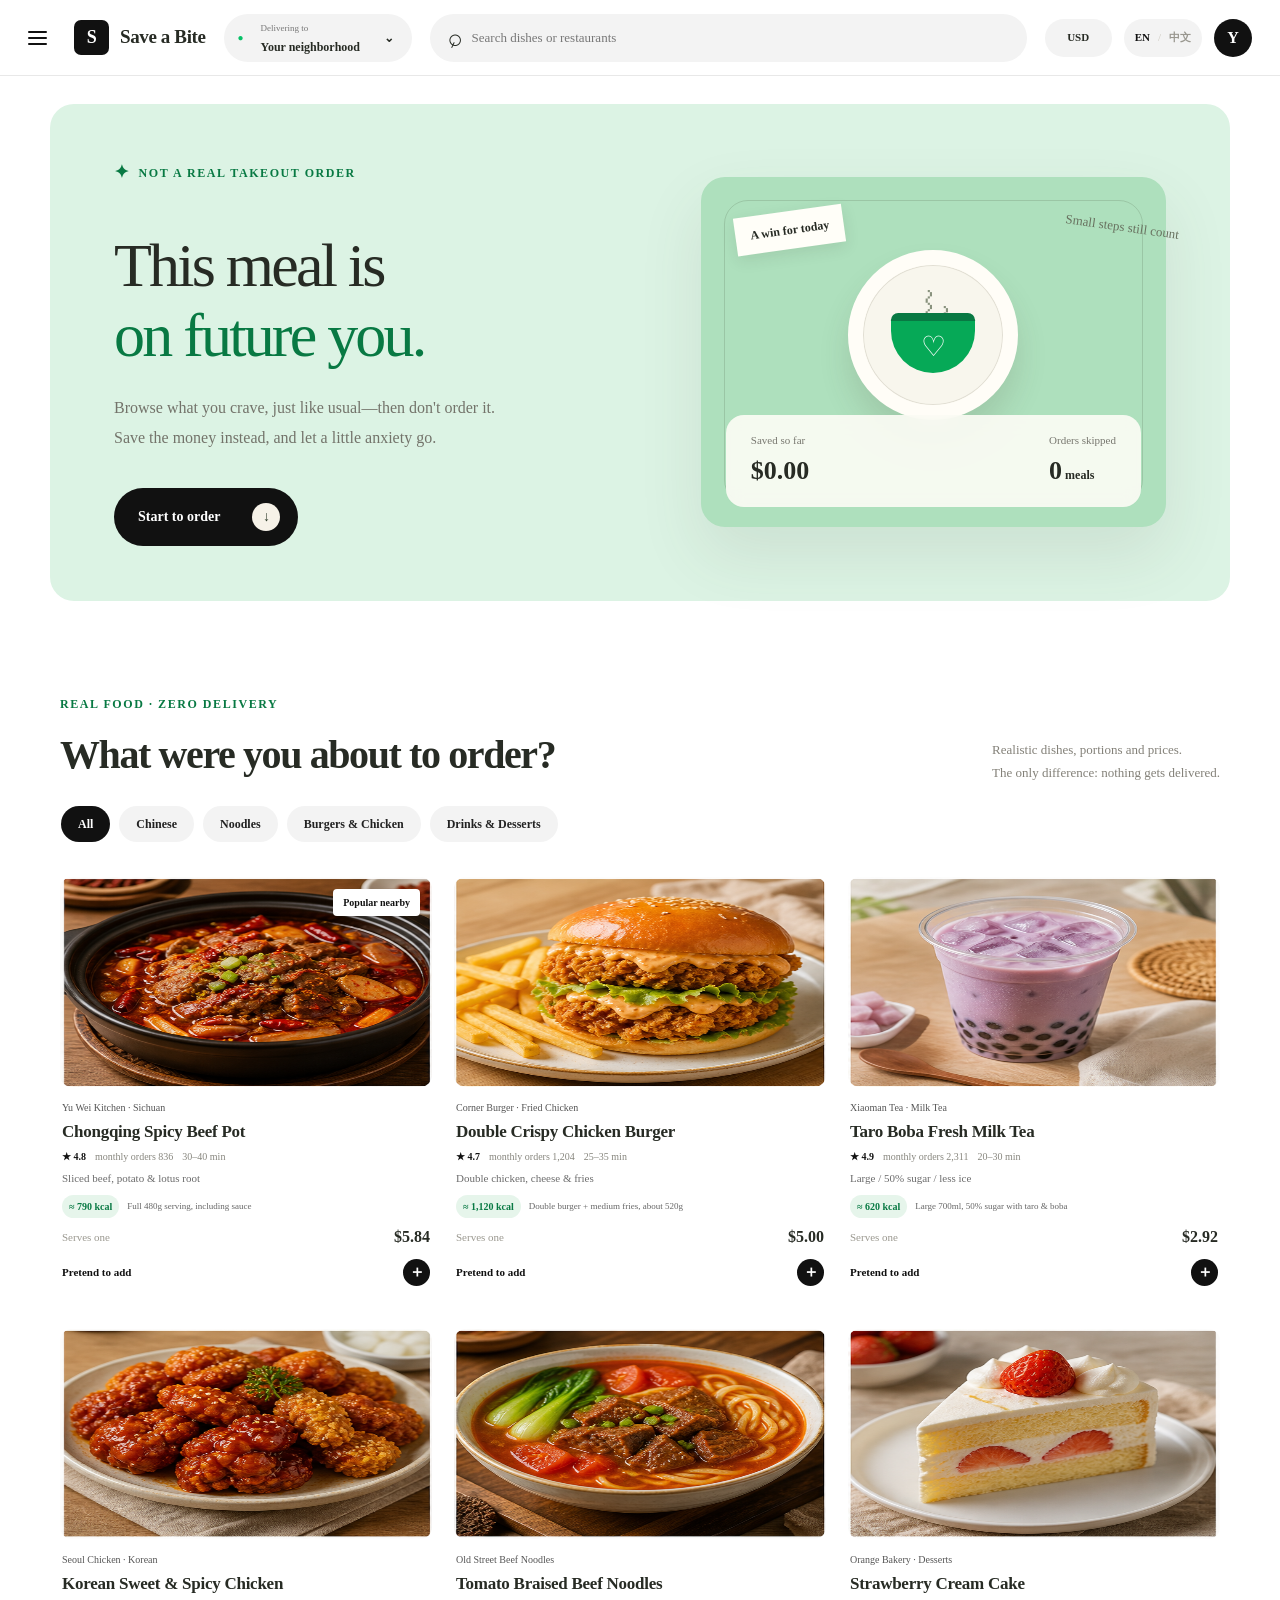
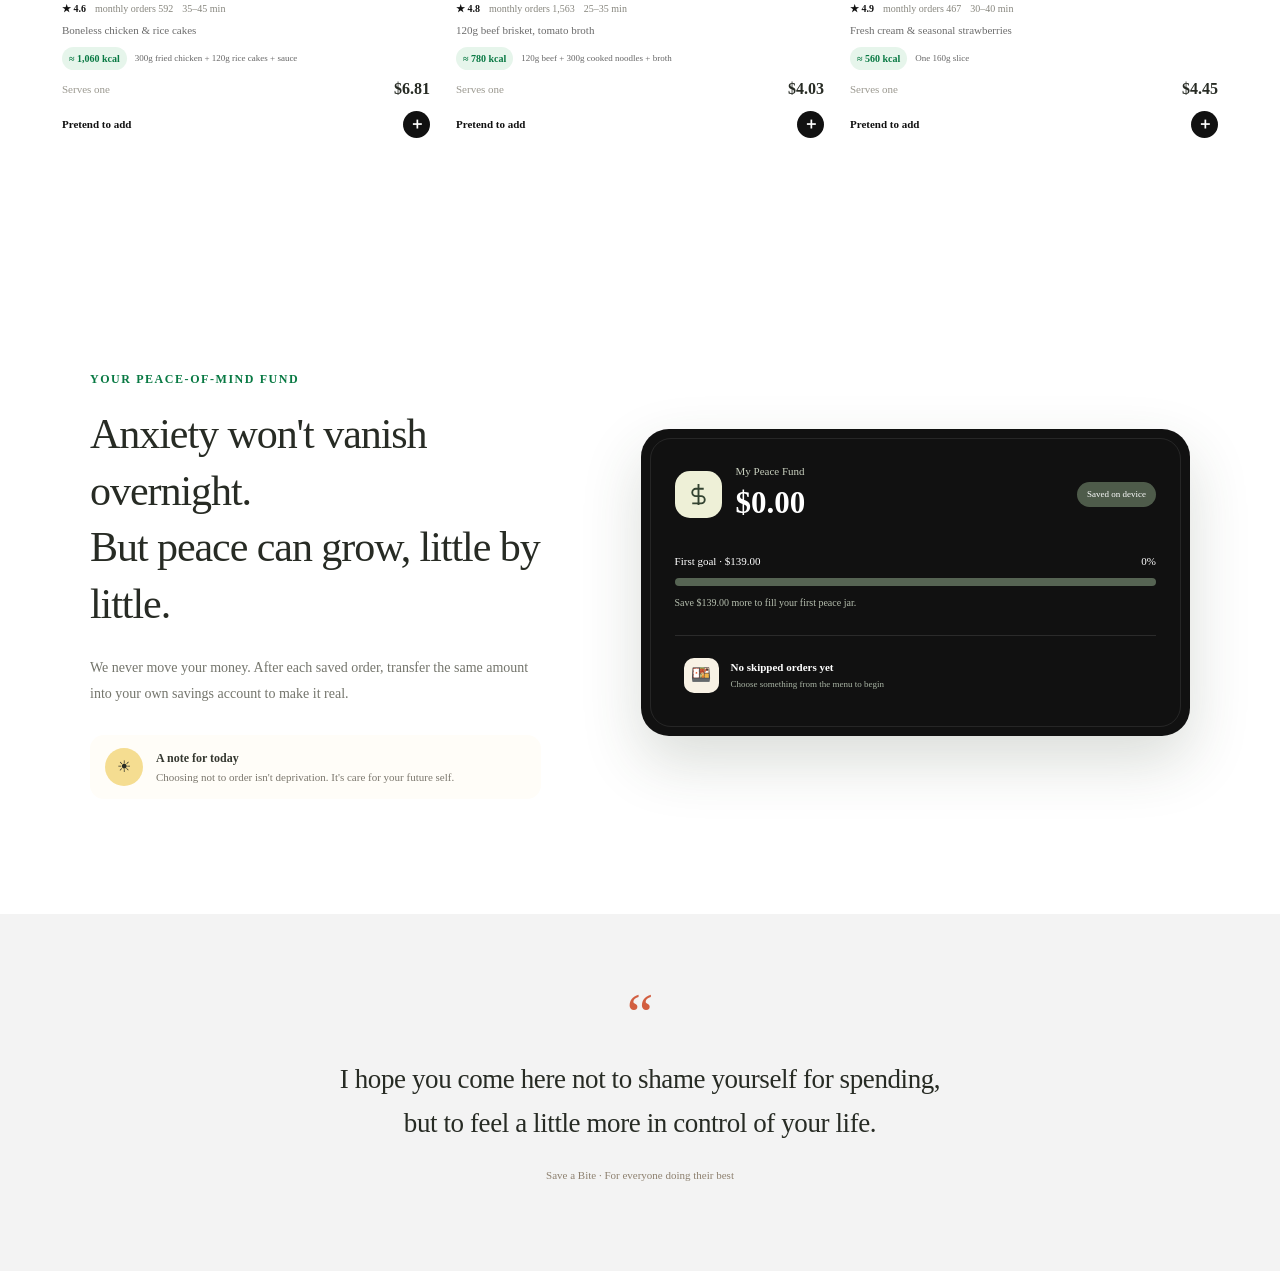
<file: save-a-bite/index.html>
<!doctype html>
<html lang="en" data-storage-mode="device">
  <head>
    <meta charset="UTF-8" />
    <meta name="viewport" content="width=device-width, initial-scale=1.0" />
    <meta name="theme-color" content="#ffffff" />
    <meta name="description" content="Browse a realistic takeout menu, skip the order, and save the money for your future self." />
    <meta property="og:title" content="Save a Bite" />
    <meta property="og:description" content="Pretend to order takeout, then actually save the money." />
    <meta property="og:type" content="website" />
    <link rel="icon" href="/save-a-bite/favicon-48.png" />
    <link rel="apple-touch-icon" href="/save-a-bite/favicon.png" />
    <title>Save a Bite | Pretend to order, actually save</title>
    <script type="module" crossorigin src="/save-a-bite/assets/index-Ba7SF3Ql.js"></script>
    <link rel="stylesheet" crossorigin href="/save-a-bite/assets/index-DCkwADSN.css">
  </head>
  <body>
    <div id="root"></div>
  </body>
</html>
</file>
<file: save-a-bite/assets/index-DCkwADSN.css>
*,:before,:after{box-sizing:border-box;margin:0;padding:0}html{-webkit-tap-highlight-color:transparent;-webkit-text-size-adjust:100%;tab-size:4;line-height:1.5}button,input,select,optgroup,textarea{color:inherit;font:inherit;font-feature-settings:inherit;font-variation-settings:inherit;letter-spacing:inherit;opacity:1;background:0 0;border-radius:0}::file-selector-button{color:inherit;font:inherit;font-feature-settings:inherit;font-variation-settings:inherit;letter-spacing:inherit;opacity:1;background:0 0;border-radius:0}button,input:is([type=button],[type=reset],[type=submit]){appearance:button}::file-selector-button{appearance:button}::placeholder{color:currentColor;opacity:.5}@supports (color:color-mix(in oklab, red, red)){::placeholder{color:color-mix(in oklab, currentColor 50%, transparent);opacity:1}}:-moz-ui-invalid{box-shadow:none}a{color:inherit;-webkit-text-decoration:inherit;text-decoration:inherit}h1,h2,h3,h4,h5,h6{font-size:inherit;font-weight:inherit}img,svg,video,canvas,audio,iframe,embed,object{vertical-align:middle;display:block}img,video{max-width:100%;height:auto}textarea{resize:vertical}[hidden]{display:none!important}:root{--ink:#302c2d;--muted:#68615f;--paper:#f8f5ef;--paper-deep:#f0ebe2;--white:#fffdf9;--coral:#ad5f4f;--coral-dark:#874438;--coral-soft:#f3d8cf;--lavender:#ded6ec;--sage:#c8d2c2;--sage-dark:#66705f;--line:#4b403d21;--shadow:0 26px 80px #5042391c;--radius-xl:34px;--radius-lg:24px;--radius-md:17px}html{scroll-behavior:smooth;background:var(--paper)}body{background:radial-gradient(circle at 7% -10%, #e9b8aa33, transparent 28rem), var(--paper);color:var(--ink);font-family:var(--font-geist-sans), "PingFang SC", "Microsoft YaHei", sans-serif;-webkit-font-smoothing:antialiased;margin:0}button,input,select{color:inherit;font:inherit}button{cursor:pointer;border:0}button:focus-visible,input:focus-visible,select:focus-visible,textarea:focus-visible,a:focus-visible{outline:3px solid var(--white);outline-offset:2px;box-shadow:0 0 0 6px #7b4036}button:disabled{cursor:not-allowed;opacity:.48}img{max-width:100%;display:block}p,h1,h2,h3{margin:0}.sr-only{clip:rect(0, 0, 0, 0);clip-path:inset(50%);white-space:nowrap;width:1px;height:1px;position:absolute;overflow:hidden}.skip-link{background:var(--ink);color:#fff;z-index:300;border-radius:999px;padding:11px 16px;font-size:13px;font-weight:700;transition:transform .14s;position:fixed;top:12px;left:16px;transform:translateY(-180%)}.skip-link:focus{transform:translateY(0)}.site-shell{min-height:100vh;padding-bottom:40px}.hydration-status{background:var(--ink);color:#fff;z-index:95;border-radius:999px;justify-content:center;align-items:center;gap:8px;max-width:calc(100vw - 32px);padding:9px 14px;font-size:11px;display:flex;position:fixed;top:88px;left:50%;transform:translate(-50%);box-shadow:0 12px 35px #302c2d2e}.hydration-status>span{background:var(--coral-soft);border-radius:50%;width:8px;height:8px;animation:1.8s ease-in-out infinite breathe}.data-clearing-status{z-index:200;background:#f8f5efc7;justify-content:center;align-items:center;display:flex;position:fixed;inset:0}.data-clearing-status p{background:var(--ink);color:#fff;border-radius:999px;align-items:center;gap:9px;margin:0;padding:12px 18px;font-size:12px;display:flex;box-shadow:0 16px 45px #302c2d3d}.data-clearing-status span{background:var(--coral-soft);border-radius:50%;width:8px;height:8px;animation:1.8s ease-in-out infinite breathe}.clear-retry-dialog{z-index:210;background:#302c2d7a;place-items:center;padding:24px;display:grid;position:fixed;inset:0}.clear-retry-dialog__panel{background:var(--paper);border:1px solid #4a413d1f;border-radius:24px;width:100%;max-width:520px;padding:clamp(24px,5vw,38px);box-shadow:0 24px 70px #302c2d47}.clear-retry-dialog__panel h2{font-family:var(--font-display), serif;margin:8px 0 14px;font-size:clamp(26px,5vw,36px);line-height:1.12}.clear-retry-dialog__panel>p:not(.eyebrow){color:var(--muted);margin:0 0 24px;line-height:1.75}.clear-retry-dialog__panel .button{width:100%}.topbar{-webkit-backdrop-filter:blur(20px);backdrop-filter:blur(20px);z-index:80;background:#f8f5efdb;border-bottom:1px solid #4a413d14;grid-template-columns:minmax(180px,1fr) auto minmax(260px,1fr);align-items:center;gap:24px;height:78px;padding:0 max(28px,50vw - 720px);display:grid;position:sticky;top:0;left:0;right:0}.brand{text-align:left;background:0 0;justify-self:start;align-items:center;gap:11px;padding:0;display:flex}.brand-mark{background:var(--ink);color:#fffaf2;border-radius:12px 12px 12px 4px;justify-content:center;align-items:center;width:40px;height:40px;font-family:Songti SC,Georgia,serif;font-size:21px;display:flex;transform:rotate(-3deg)}.brand>span:last-child{flex-direction:column;gap:2px;display:flex}.brand strong{letter-spacing:.08em;font-family:Songti SC,Georgia,serif;font-size:20px}.brand small{color:var(--muted);letter-spacing:.17em;font-size:8px;font-weight:750}.desktop-nav{border:1px solid var(--line);background:#fffdf9a8;border-radius:999px;align-items:center;gap:2px;padding:4px;display:flex}.desktop-nav button{color:#665f5e;background:0 0;border-radius:999px;padding:9px 15px;font-size:13px;font-weight:650;transition:all .18s}.desktop-nav button:hover,.desktop-nav button.is-active{background:var(--ink);color:#fff}.top-actions{justify-self:end;align-items:center;gap:12px;display:flex}.sync-state{color:var(--muted);white-space:nowrap;align-items:center;gap:6px;font-size:11px;display:inline-flex}.sync-state span{color:#d1a168;font-size:7px}.sync-state--saved span{color:#759071}.external-update{background:#fff7e8;border:1px solid #87443833;border-radius:18px;justify-content:space-between;align-items:center;gap:24px;max-width:min(1100px,100% - 40px);margin:16px auto 0;padding:14px 16px 14px 20px;display:flex;box-shadow:0 14px 36px #5042391a}.external-update strong{font-size:14px;display:block}.external-update p{color:var(--muted);margin-top:2px;font-size:12px}.external-update__actions{flex:none;gap:8px;display:flex}.external-update__actions .button{min-height:40px;padding:9px 14px}.bag-button{background:var(--white);border:1px solid var(--line);border-radius:999px;align-items:center;gap:8px;padding:9px 11px 9px 14px;font-size:12px;font-weight:700;transition:all .18s;display:flex}.bag-button:hover{border-color:#ad5f4f66;transform:translateY(-1px)}.bag-button b{background:var(--coral);color:#fff;border-radius:50%;justify-content:center;align-items:center;min-width:22px;height:22px;font-size:10px;display:inline-flex}.page{max-width:1440px;margin:0 auto;padding:48px 34px 90px}.button{border-radius:999px;justify-content:center;align-items:center;gap:9px;min-height:44px;padding:0 20px;font-size:13px;font-weight:750;transition:transform .18s,box-shadow .18s,background .18s;display:inline-flex}.button:hover:not(:disabled){transform:translateY(-2px)}.button--primary{background:var(--coral);color:#fff;box-shadow:0 12px 28px #be675238}.button--primary:hover:not(:disabled){background:#934a3d;box-shadow:0 16px 34px #be675247}.button--dark{background:var(--ink);color:#fff}.button--soft{border:1px solid var(--line);color:var(--ink);background:#fffdf9c2}.button--full{width:100%}.text-button{color:var(--coral-dark);background:0 0;padding:8px 0;font-size:12px;font-weight:750}.eyebrow,.section-kicker{color:var(--coral-dark);letter-spacing:.16em;text-transform:uppercase;font-size:11px;font-weight:800}.hero-section{grid-template-columns:minmax(0,1fr) minmax(460px,.84fr);align-items:center;gap:70px;min-height:660px;padding:10px 2% 48px 4%;display:grid;position:relative;overflow:hidden}.hero-section:before{content:"";filter:blur(2px);z-index:-1;background:#ded6ec61;border-radius:46% 54% 41% 59%;width:620px;height:530px;position:absolute;top:8px;right:-80px;transform:rotate(-5deg)}.hero-copy .eyebrow{margin-bottom:24px}.hero-copy h1{letter-spacing:-.055em;font-family:Songti SC,STSong,Georgia,serif;font-size:clamp(44px,5.2vw,74px);font-weight:500;line-height:1.13}.hero-copy h1 em{color:var(--coral-dark);font-style:normal;position:relative}.hero-copy h1 em:after{background:var(--coral-soft);content:"";z-index:-1;border-radius:99px;width:100%;height:10px;position:absolute;bottom:3px;left:0;transform:rotate(-1deg)}.hero-lead{color:var(--muted);max-width:610px;margin:28px 0 30px;font-size:16px;line-height:1.9}.hero-actions{flex-wrap:wrap;gap:12px;display:flex}.hero-actions .button{min-height:51px;padding:0 25px}.reassurance-row{color:var(--muted);flex-wrap:wrap;gap:18px;margin-top:25px;font-size:11px;display:flex}.reassurance-row span{align-items:center;gap:6px;display:inline-flex}.reassurance-row i{background:var(--sage);color:var(--sage-dark);border-radius:50%;justify-content:center;align-items:center;width:16px;height:16px;font-size:8px;font-style:normal;display:inline-flex}.hero-avatar-card{box-shadow:var(--shadow);background:#fffdf9cc;border:1px solid #4b403d1c;border-radius:42px;min-height:580px;padding:22px;position:relative;overflow:hidden;transform:rotate(1.2deg)}.hero-card-top{z-index:4;justify-content:space-between;align-items:center;display:flex;position:relative}.hero-card-top div{flex-direction:column;gap:2px;display:flex}.hero-card-top span{color:var(--muted);letter-spacing:.13em;font-size:10px}.hero-card-top strong{font-size:13px}.hero-card-top button{color:var(--coral-dark);background:0 0;font-size:11px;font-weight:700}.hero-look-note{-webkit-backdrop-filter:blur(15px);backdrop-filter:blur(15px);border:1px solid var(--line);z-index:5;background:#fffdf9d1;border-radius:18px;align-items:center;gap:13px;padding:13px 16px;display:flex;position:absolute;bottom:18px;left:19px;right:19px}.look-swatches{display:flex}.look-swatches i{border:2px solid var(--white);border-radius:50%;width:23px;height:23px;margin-left:-6px}.look-swatches i:first-child{margin-left:0}.hero-look-note>div{flex-direction:column;gap:3px;display:flex}.hero-look-note strong{font-family:Songti SC,Georgia,serif;font-size:14px}.hero-look-note small{color:var(--muted);font-size:10px}.avatar-stage{background:radial-gradient(circle at 50% 30%,#ffffffe6,#0000 32%),linear-gradient(145deg,#eee9e2,#e1d9e8 100%);border-radius:26px;height:100%;min-height:565px;position:relative;overflow:hidden}.avatar-stage--compact{background:0 0;border-radius:0;min-height:520px;margin:-35px -22px -10px}.realistic-avatar-stage{background:#eee5e2}.realistic-avatar-figure{aspect-ratio:960/1639;max-width:100%;position:absolute;top:0;bottom:0;left:50%;overflow:hidden;transform:translate(-50%)}.realistic-avatar-figure>img{object-fit:contain;width:100%;height:100%;animation:.18s ease-out photo-avatar-reveal;display:block}.realistic-avatar-error{color:var(--muted);text-align:center;z-index:4;background:#fffdf9eb;justify-content:center;align-items:center;padding:24px;font-size:12px;display:flex;position:absolute;inset:0}.realistic-avatar-stage--compact .realistic-avatar-label{display:none}.realistic-avatar-stage--compact .realistic-avatar-error{z-index:3;top:54px}.realistic-avatar-label{-webkit-backdrop-filter:blur(12px);backdrop-filter:blur(12px);color:#443c3ad1;z-index:5;background:#fffdf9c7;border:1px solid #4b403d1f;border-radius:999px;padding:6px 9px;font-size:10px;position:absolute;top:14px;left:14px}.photo-garment{--photo-garment-blend:multiply;--photo-garment-color:#8a8584;--photo-garment-opacity:.68;background:linear-gradient(102deg, #ffffff24, transparent 34%, #00000017 78%), var(--photo-garment-color);mix-blend-mode:var(--photo-garment-blend);opacity:var(--photo-garment-opacity);z-index:2;position:absolute}.photo-garment--top{height:27.4%;top:21.25%}.photo-garment--sleeveless{clip-path:polygon(17% 0,34% 0,38% 9%,62% 9%,66% 0,83% 0,95% 17%,100% 100%,0 100%,5% 17%);width:31.4%;left:34.3%}.photo-garment--sleeved{clip-path:polygon(18% 0,36% 0,39% 8%,61% 8%,64% 0,82% 0,100% 18%,88% 42%,77% 27%,79% 100%,21% 100%,23% 27%,12% 42%,0 18%);width:42.6%;left:28.7%}.photo-garment--cropped{height:19.5%}.photo-garment--dress{clip-path:polygon(17% 0,34% 0,38% 7%,62% 7%,66% 0,83% 0,94% 16%,80% 100%,20% 100%,6% 16%);width:33.8%;height:55.8%;top:21.2%;left:33.1%}.photo-garment--shorts{clip-path:polygon(4% 0,96% 0,94% 100%,54% 100%,50% 62%,46% 100%,6% 100%);width:33.6%;height:12.5%;top:46.7%;left:33.2%}.photo-garment--skirt{clip-path:polygon(5% 0,95% 0,100% 100%,0 100%);width:34%;height:30.5%;top:46.8%;left:33%}.photo-garment--trousers{mix-blend-mode:normal;opacity:1;background:0 0;width:34.8%;height:47%;top:46.6%;left:32.6%}.photo-garment--trousers:before,.photo-garment--trousers>span{background:linear-gradient(100deg, #ffffff1f, transparent 38%, #0000001a), var(--photo-garment-color);mix-blend-mode:var(--photo-garment-blend);opacity:var(--photo-garment-opacity);position:absolute}.photo-garment--trousers:before{clip-path:polygon(3% 0,97% 0,91% 100%,9% 100%);content:"";height:25%;inset:0 0 auto}.photo-garment--trousers>span{clip-path:polygon(6% 0,96% 0,70% 100%,30% 100%);width:49%;height:86%;top:14%}.photo-garment--trousers>span:first-child{left:1%}.photo-garment--trousers>span:last-child{right:1%;transform:scaleX(-1)}.photo-garment--outerwear{mix-blend-mode:normal;opacity:1;z-index:3;background:0 0;width:48%;height:52%;top:21%;left:26%}.photo-garment--outerwear:before,.photo-garment--outerwear>span{background:linear-gradient(95deg, #ffffff21, transparent 38%, #0000001a), var(--photo-garment-color);mix-blend-mode:var(--photo-garment-blend);opacity:var(--photo-garment-opacity);position:absolute}.photo-garment--outerwear:before{clip-path:polygon(22% 0,78% 0,89% 100%,11% 100%);content:"";inset:0 17%}.photo-garment--outerwear>span{clip-path:polygon(14% 0,86% 0,68% 100%,32% 100%);width:22%;height:74%;top:2%}.photo-garment--outerwear>span:first-child{transform-origin:100% 0;left:2%;transform:rotate(3deg)}.photo-garment--outerwear>span:last-child{transform-origin:0 0;right:2%;transform:rotate(-3deg)}@keyframes photo-avatar-reveal{0%{opacity:0}to{opacity:1}}.avatar-canvas{height:100%;min-height:inherit;z-index:2;width:100%;position:absolute;inset:0}.avatar-canvas--hidden{visibility:hidden}.avatar-canvas canvas{touch-action:pan-y!important;width:100%!important;height:100%!important}.avatar-loading{color:var(--muted);flex-direction:column;justify-content:center;align-items:center;gap:12px;display:flex;position:absolute;inset:0}.avatar-loading span{background:#ad5f4f38;border:1px solid #8744383d;border-radius:50%;width:48px;height:48px;animation:1.8s ease-in-out infinite breathe}.avatar-loading p{font-size:12px}.avatar-unavailable{color:var(--muted);text-align:center;z-index:7;flex-direction:column;justify-content:center;align-items:center;gap:9px;padding:34px;display:flex;position:absolute;inset:0}.avatar-unavailable>span{color:var(--coral-dark);background:#fffdf9b8;border:1px solid #4b403d1f;border-radius:50%;justify-content:center;align-items:center;width:54px;height:54px;font-size:22px;display:flex}.avatar-unavailable strong{color:var(--ink);font-family:Songti SC,Georgia,serif;font-size:17px}.avatar-unavailable p{max-width:260px;font-size:11px;line-height:1.6}.avatar-unavailable .button{margin-top:4px}.avatar-glow{filter:blur(22px);background:#ffffff73;border-radius:50%;width:210px;height:210px;position:absolute;top:70px;left:calc(50% - 105px)}.view-switcher{-webkit-backdrop-filter:blur(10px);backdrop-filter:blur(10px);z-index:6;background:#fffdf9bd;border:1px solid #4b403d1f;border-radius:999px;gap:2px;padding:3px;display:flex;position:absolute;bottom:56px;left:50%;transform:translate(-50%)}.view-switcher button{color:var(--muted);background:0 0;border-radius:999px;min-width:42px;min-height:30px;padding:6px 10px;font-size:11px}.view-switcher button.is-active{background:var(--ink);color:#fff}.view-switcher .view-control--zoom{min-width:34px;padding-inline:7px;font-size:15px}.view-switcher .view-control--zoom-start{border-left:1px solid var(--line);border-radius:0 999px 999px 0;margin-left:3px}.view-switcher button:focus-visible{outline-offset:2px;outline:3px solid #ad5f4f6b}.avatar-hint{color:#443c3ac7;text-align:center;z-index:5;font-size:12px;position:absolute;bottom:35px;left:0;right:0}.hero-avatar-card .view-switcher{bottom:83px}.hero-avatar-card .avatar-hint{bottom:67px}.mood-strip{background:var(--ink);border-radius:var(--radius-xl);color:#fff;justify-content:space-between;align-items:center;margin:15px 0 26px;padding:25px 34px;display:flex;position:relative;overflow:hidden}.mood-strip:after{content:"";background:#ded6ec1f;border-radius:50%;width:240px;height:240px;position:absolute;top:-120px;right:24%}.mood-copy{z-index:1;align-items:center;gap:18px;display:flex}.breathing-orb{background:radial-gradient(circle at 35% 30%,#fff7e8,#d78069 55%,#725a66);border-radius:50%;width:45px;height:45px;animation:4s ease-in-out infinite breathe;box-shadow:0 0 0 8px #ffffff0d}@keyframes breathe{50%{transform:scale(1.12);box-shadow:0 0 0 14px #ffffff08}}.mood-copy .section-kicker{color:#d9a696;margin-bottom:4px}.mood-copy h2{font-family:Songti SC,Georgia,serif;font-size:19px;font-weight:500}.mood-control{z-index:2;grid-template-columns:auto minmax(180px,290px) auto 44px;align-items:center;gap:11px;display:grid;position:relative}.mood-control span{color:#ffffff94;font-size:10px}.mood-control b{color:#f0b39e;font-size:12px}input[type=range]{accent-color:var(--coral)}.mood-control input[type=range]{background:linear-gradient(to right, var(--coral) var(--mood-value), #ffffff24 var(--mood-value));appearance:none;background-position:50%;background-repeat:no-repeat;background-size:100% 4px;border-radius:999px;height:24px;margin:0}.mood-control input::-webkit-slider-thumb{appearance:none;border:4px solid var(--coral);background:#fff;border-radius:50%;width:18px;height:18px}.home-grid{grid-template-columns:minmax(0,1.5fr) minmax(300px,.7fr);gap:24px;display:grid}.feature-card{background:var(--white);border:1px solid var(--line);border-radius:var(--radius-lg);min-height:250px;padding:26px}.card-heading{justify-content:space-between;align-items:flex-start;display:flex}.card-heading h2,.section-title h2,.suggestion-heading h2{margin-top:6px;font-family:Songti SC,Georgia,serif;font-size:25px;font-weight:500}.outfit-preview-row{grid-template-columns:repeat(3,1fr);gap:12px;margin-top:22px;display:grid}.mini-item{border-radius:var(--radius-md);background:#f3efe8;min-height:135px;padding:0;position:relative;overflow:hidden}.mini-item>span{text-overflow:ellipsis;white-space:nowrap;background:#fffdf9e6;padding:6px 8px;font-size:10px;position:absolute;bottom:7px;left:7px;right:7px;overflow:hidden}.feature-card--closet{background:linear-gradient(140deg,#e3ddec,#d4dccc);grid-template-columns:1fr auto;display:grid;position:relative;overflow:hidden}.closet-count{flex-direction:column;align-self:center;max-width:180px;display:flex}.closet-count strong{font-family:Songti SC,Georgia,serif;font-size:58px;font-weight:400}.closet-count span{font-family:Songti SC,Georgia,serif;font-size:15px;line-height:1.5}.feature-card--closet .text-button{color:#4d5548;align-self:end;position:absolute;bottom:19px;left:26px}.closet-stack{justify-content:center;align-items:flex-end;width:170px;height:180px;margin-right:-28px;display:flex}.closet-stack i{border:5px solid #ffffffb8;border-radius:18px 18px 4px 4px;width:80px;height:130px;margin-left:-42px;box-shadow:0 9px 20px #413a371c}.how-section{margin-top:100px}.section-title{justify-content:space-between;align-items:end;margin-bottom:26px;display:flex}.section-title h2{font-size:34px}.section-title>p{color:var(--muted);max-width:310px;font-size:12px;line-height:1.7}.path-grid{grid-template-columns:repeat(2,1fr);gap:22px;display:grid}.path-card{border-radius:var(--radius-xl);text-align:left;grid-template-columns:42px 1fr auto;align-items:flex-start;gap:26px;min-height:230px;padding:30px;transition:all .2s;display:grid}.path-card:hover{transform:translateY(-4px)}.path-card--shop{background:#e7c7bb}.path-card--closet{background:#cbc7dd}.path-number{border:1px solid #3c343233;border-radius:999px;padding:6px 8px;font-size:10px}.path-card small{color:#574f4e;letter-spacing:.14em;font-size:9px;font-weight:800}.path-card h3{margin:6px 0 12px;font-family:Songti SC,Georgia,serif;font-size:31px;font-weight:500}.path-card p{color:#574f4e;max-width:430px;font-size:13px;line-height:1.75}.path-arrow{font-size:22px}.page-hero,.page-title-row,.studio-heading,.daily-hero{justify-content:space-between;align-items:end;margin:18px 0 40px;display:flex}.page-hero h1,.page-title-row h1,.studio-heading h1,.daily-hero h1{letter-spacing:-.05em;margin:9px 0 12px;font-family:Songti SC,Georgia,serif;font-size:clamp(42px,5vw,68px);font-weight:500;line-height:1.14}.page-hero>div:first-child>p:last-child,.page-title-row>div>p:last-child,.studio-heading>div>p:last-child,.daily-hero>div:first-child>p:last-child{color:var(--muted);max-width:650px;font-size:14px;line-height:1.8}.imagination-balance{background:#ded6ec;border-radius:50%;flex-direction:column;justify-content:center;align-items:center;width:150px;height:150px;display:flex;transform:rotate(5deg)}.imagination-balance span,.imagination-balance small{color:#615872;font-size:9px}.imagination-balance strong{font-family:Georgia,serif;font-size:48px;font-weight:400;line-height:1}.page-hero--virtual{border:1px solid var(--line);background:#eee8df;min-height:300px;padding:42px;overflow:hidden}.page-hero--virtual>div:first-child{max-width:680px}.page-hero--virtual .imagination-balance{color:#fff;background-image:linear-gradient(#0000 42%,#2d2626b8),url(/save-a-bite/shop/virtual-product-sprite-v1.jpg);background-position:50%,100% 0;background-size:100% 100%,400% 400%;border-radius:0;justify-content:flex-end;align-items:flex-start;width:220px;height:220px;padding:18px;transform:none}.page-hero--virtual .imagination-balance span,.page-hero--virtual .imagination-balance small{color:#ffffffd1;letter-spacing:.1em}.page-hero--virtual .imagination-balance strong{margin:3px 0;font-size:34px}.page-hero--real{background:linear-gradient(125deg,#efdad3b8,#e7e5ee8f);border:1px solid #5b4b4717;border-radius:34px;padding:34px}.real-shop-count{background:#fff9f3;border:1px solid #5b4b471a;border-radius:50%;flex-direction:column;flex:none;justify-content:center;align-items:center;width:150px;height:150px;display:flex;transform:rotate(3deg);box-shadow:0 18px 38px #4e403c14}.real-shop-count strong{font-family:Georgia,serif;font-size:44px;font-weight:400;line-height:.9}.real-shop-count span,.real-shop-count small{color:var(--muted);font-size:9px}.real-shop-count span{margin:5px 0 2px;font-weight:800}.shop-mode-switch{background:var(--paper-deep);border:1px solid var(--line);border-radius:22px;grid-template-columns:1fr 1fr;gap:5px;max-width:560px;margin:0 0 28px;padding:5px;display:grid}.shop-mode-switch button{color:var(--muted);text-align:left;background:0 0;border-radius:17px;flex-direction:column;align-items:flex-start;min-height:60px;padding:11px 18px;display:flex}.shop-mode-switch button strong{color:var(--ink);font-size:13px}.shop-mode-switch button span{margin-top:2px;font-size:10px}.shop-mode-switch button.is-active{background:var(--ink);color:#eee7e4;box-shadow:0 9px 22px #342d2c21}.shop-mode-switch button.is-active strong{color:#fff}.shop-surface-loading{background:var(--white);border:1px solid var(--line);color:var(--muted);border-radius:24px;justify-content:center;align-items:center;gap:10px;min-height:180px;display:flex}.shop-surface-loading span{font-size:26px}.real-shop-intro,.real-shop-handoff{background:var(--white);border:1px solid var(--line);border-radius:26px;justify-content:space-between;align-items:center;gap:28px;margin-bottom:22px;padding:25px 28px;display:flex}.real-shop-intro>div,.real-shop-handoff>div{max-width:760px}.real-shop-intro h2,.real-shop-handoff h2{margin:5px 0 7px;font-family:Songti SC,Georgia,serif;font-size:25px;font-weight:600}.real-shop-intro>div>p:last-child,.real-shop-handoff p{color:var(--muted);font-size:12px;line-height:1.75}.official-store-grid{grid-template-columns:repeat(3,1fr);gap:18px;display:grid}.official-store-card{background:var(--white);border:1px solid var(--line);border-radius:27px;flex-direction:column;min-height:390px;padding:14px;transition:box-shadow .22s,transform .22s;display:flex;overflow:hidden}.official-store-card:hover{transform:translateY(-3px);box-shadow:0 20px 48px #493e391a}.official-store-mark{background:var(--store-accent);border-radius:19px;justify-content:center;align-items:center;height:116px;display:flex}.official-store-mark span{background:#fffdf9c2;border:1px solid #4b403d17;border-radius:50%;justify-content:center;align-items:center;width:58px;height:58px;font-family:Georgia,Songti SC,serif;font-size:27px;display:flex}.official-store-copy{flex:1;padding:16px 4px 13px}.official-store-meta{color:var(--muted);justify-content:space-between;align-items:center;gap:7px;font-size:9px;display:flex}.official-store-meta span{background:var(--paper-deep);color:#5b514f;border-radius:999px;padding:5px 8px}.official-store-meta small{font-size:9px}.official-store-copy h2{margin:13px 0 7px;font-family:Songti SC,Georgia,serif;font-size:24px;font-weight:600}.official-store-copy p{color:var(--muted);min-height:56px;font-size:11px;line-height:1.7}.official-store-copy code{color:#5a504e;margin-top:10px;font-family:ui-monospace,SFMono-Regular,Menlo,monospace;font-size:9px;display:block}.official-store-link{width:100%}.official-store-note{color:var(--muted);text-align:center;margin:9px 4px 2px;font-size:9px;line-height:1.55}.real-shop-handoff{background:#e5e9e1;margin:28px 0 12px}.real-shop-handoff>span{background:#fffdf9b8;border-radius:50%;flex:0 0 50px;justify-content:center;align-items:center;height:50px;font-size:22px;display:flex}.real-shop-handoff>div{flex:1}.store-relationship-note{color:var(--muted);text-align:center;max-width:860px;margin:0 auto;font-size:9px;line-height:1.7}.virtual-collections{margin:58px 0 72px}.virtual-section-heading{justify-content:space-between;align-items:end;margin-bottom:24px;display:flex}.virtual-section-heading h2{margin-top:6px;font-family:Songti SC,Georgia,serif;font-size:clamp(30px,4vw,45px);font-weight:500}.virtual-section-heading>p{color:var(--muted);text-align:right;max-width:280px;font-size:11px;line-height:1.7}.virtual-section-heading>p strong{color:var(--ink);font-family:Georgia,serif;font-size:22px;font-weight:500}.collection-grid{grid-template-columns:repeat(4,1fr);gap:14px;display:grid}.collection-card{background:var(--white);border:1px solid var(--line);text-align:left;display:block;overflow:hidden}.collection-art{aspect-ratio:1;display:block;overflow:hidden}.collection-card:hover .product-photo-sprite{transform:scale(1.035)}.collection-copy{flex-direction:column;padding:16px;display:flex}.collection-copy small,.product-brand,.virtual-promise small{color:var(--muted);letter-spacing:.14em;font-size:8px;font-weight:800}.collection-copy strong{margin:5px 0;font-family:Songti SC,Georgia,serif;font-size:22px;font-weight:600}.collection-copy span{color:var(--muted);font-size:10px}.collection-copy i{color:var(--ink);margin-top:14px;font-size:9px;font-style:normal}.virtual-catalog{scroll-margin-top:92px}.virtual-section-heading--catalog{border-bottom:1px solid var(--line);padding-bottom:18px}.shop-toolbar,.closet-toolbar{justify-content:space-between;align-items:center;gap:18px;margin-bottom:26px;display:flex}.virtual-catalog .shop-toolbar{margin-bottom:16px}.shop-toolbar-actions{align-items:center;gap:8px;display:flex}.shop-sort,.saved-filter{background:var(--white);border:1px solid var(--line);align-items:center;min-height:44px;font-size:10px;display:flex}.shop-sort{gap:8px;padding-left:13px}.shop-sort>span{color:var(--muted)}.shop-sort select{cursor:pointer;border:0;outline:none;min-height:42px;padding:0 30px 0 2px}.saved-filter{gap:8px;padding:0 13px}.saved-filter b{background:var(--paper-deep);border-radius:50%;justify-content:center;align-items:center;width:22px;height:22px;display:inline-flex}.saved-filter.is-active{background:var(--ink);color:#fff}.saved-filter.is-active b{background:#ffffff29}.catalog-filter-row{border-top:1px solid var(--line);grid-template-columns:48px 1fr;align-items:flex-start;gap:18px;padding:13px 0;display:grid}.catalog-filter-row>span{color:var(--muted);letter-spacing:.12em;padding-top:8px;font-size:9px}.search-box{background:var(--white);border:1px solid var(--line);border-radius:999px;align-items:center;gap:9px;min-width:300px;padding:0 16px;display:flex}.search-box input{background:0 0;border:0;outline:none;width:100%;height:42px;font-size:12px}.search-box:focus-within,.upload-zone:focus-within{outline:3px solid var(--white);outline-offset:2px;box-shadow:0 0 0 6px #7b4036}.search-box input:focus-visible,.upload-zone input:focus-visible{box-shadow:none;outline:none}.chip-row{flex-wrap:wrap;gap:7px;display:flex}.chip-row button,.mini-chip-row button{border:1px solid var(--line);color:var(--muted);background:0 0;border-radius:999px;padding:8px 13px;font-size:11px}.chip-row button.is-active,.mini-chip-row button.is-active{background:var(--ink);border-color:var(--ink);color:#fff}.product-grid{grid-template-columns:repeat(4,1fr);gap:40px 16px;margin-top:30px;display:grid}.product-card{min-width:0}.product-card:hover{transform:none}.product-image-wrap{aspect-ratio:1;background:#eee9e1;border:1px solid #4b403d14;position:relative;overflow:hidden}.product-photo-sprite{background-image:url(/save-a-bite/shop/virtual-product-sprite-v1.jpg);background-position:var(--sprite-x) var(--sprite-y);background-repeat:no-repeat;background-size:400% 400%;width:100%;height:100%;transition:transform .8s cubic-bezier(.2,.75,.2,1)}.product-card:hover .product-photo-sprite{transform:scale(1.035)}.virtual-pill,.source-pill{color:var(--muted);z-index:4;background:#fffdf9;border:1px solid #4b403d1a;border-radius:999px;padding:6px 9px;font-size:10px;position:absolute;top:14px;left:14px}.save-button{z-index:4;background:#fffdf9d6;border-radius:50%;justify-content:center;align-items:center;width:34px;height:34px;font-size:18px;display:flex;position:absolute;top:14px;right:14px}.save-button.is-saved{background:var(--coral);color:#fff}.product-info{padding:15px 2px 0}.product-meta{color:var(--muted);letter-spacing:.05em;align-items:center;gap:6px;font-size:10px;display:flex}.product-meta span{background:var(--paper-deep);border-radius:999px;padding:4px 7px}.product-meta i,.wardrobe-info>div:first-child i{border:1px solid #3c34321f;border-radius:50%;width:9px;height:9px}.product-info h2,.wardrobe-info h2{margin:5px 0 6px;font-family:Songti SC,Georgia,serif;font-size:20px;font-weight:600}.product-info>p:not(.product-meta),.wardrobe-info>p{color:var(--muted);font-size:11px}.product-style-tags{flex-wrap:wrap;gap:5px;margin-top:12px;display:flex}.product-style-tags span{border:1px solid var(--line);color:var(--muted);border-radius:999px;padding:4px 7px;font-size:9px}.wardrobe-source-link{color:var(--coral-dark);text-underline-offset:3px;gap:4px;margin-top:9px;font-size:10px;font-weight:750;-webkit-text-decoration:underline #8b4b404d;text-decoration:underline #8b4b404d;display:inline-flex}.product-bottom{justify-content:space-between;align-items:end;margin:18px 0 14px;display:flex}.product-bottom strong{font-size:13px}.product-bottom strong small{color:var(--muted);font-size:10px;font-weight:500}.product-bottom>span{color:var(--sage-dark);font-size:10px}.product-actions{grid-template-columns:.75fr 1.25fr;gap:8px;display:grid}.product-actions--single{grid-template-columns:1fr}.wardrobe-actions{grid-template-columns:1fr auto;gap:8px;display:grid}.remove-garment{border:1px solid var(--line);color:var(--muted);background:0 0;border-radius:999px;min-width:54px;min-height:44px;padding:0 12px;font-size:11px}.remove-garment:hover{color:#7b4036;border-color:#8b4b4073}.product-actions .button{min-height:42px;padding:0 12px;font-size:11px}.product-visual{width:100%;height:100%;position:relative;overflow:hidden}.visual-shape{background:var(--item-color);z-index:2;width:54%;height:60%;position:absolute;top:18%;left:23%;transform:rotate(-2deg);box-shadow:inset -18px -8px 30px #251f1e1f,inset 12px 8px 22px #ffffff29}.visual-shadow{filter:blur(9px);background:#3f36321f;border-radius:50%;width:56%;height:8%;position:absolute;bottom:11%;left:22%}.product-visual--shirt .visual-shape,.product-visual--cardigan .visual-shape{clip-path:polygon(28% 0,41% 8%,59% 8%,72% 0,100% 22%,82% 42%,72% 33%,75% 100%,25% 100%,28% 33%,18% 42%,0 22%)}.product-visual--cardigan .visual-shape{background:linear-gradient(90deg, var(--item-color) 48%, #ffffff4d 49%, #ffffff4d 51%, var(--item-color) 52%)}.product-visual--pants .visual-shape{clip-path:polygon(18% 0,82% 0,74% 100%,52% 100%,48% 35%,44% 100%,22% 100%);width:40%;height:70%;top:11%;left:30%}.product-visual--dress .visual-shape{clip-path:polygon(36% 0,64% 0,73% 17%,66% 39%,90% 100%,10% 100%,34% 39%,27% 17%);height:71%;top:10%}.product-visual--coat .visual-shape{clip-path:polygon(28% 0,42% 7%,58% 7%,72% 0,98% 21%,82% 42%,73% 33%,82% 100%,18% 100%,27% 33%,18% 42%,2% 21%);height:72%;top:10%}.product-visual--shoes .visual-shape{border-radius:70% 20% 28% 28%;width:60%;height:25%;top:45%;left:16%;transform:rotate(4deg)}.product-visual--shoes .visual-shape:after{background:var(--item-color);content:"";border-radius:70% 20% 28% 28%;width:100%;height:100%;position:absolute;top:43%;left:32%;transform:rotate(-10deg)}.product-visual--lip .visual-shape{border-radius:9px 9px 16px 16px;width:16%;height:47%;top:27%;left:42%}.product-visual--lip .visual-shape:before{content:"";background:#b9917f;border-radius:9px 9px 2px 2px;width:72%;height:35%;position:absolute;top:-26%;left:14%;transform:skewY(-12deg)}.product-visual--lamp .visual-shape{background:radial-gradient(circle, #fff4c8, var(--item-color));border-radius:50%;width:40%;height:43%;top:22%;left:30%;box-shadow:0 0 50px #e2bc70b3}.product-visual--bag .visual-shape{border-radius:8px 8px 20px 20px;width:46%;height:48%;top:31%;left:27%}.product-visual--bag .visual-shape:before{border:8px solid var(--item-color);content:"";border-bottom:0;border-radius:40px 40px 0 0;width:50%;height:42%;position:absolute;top:-32%;left:25%}.no-pressure-note{border-radius:var(--radius-lg);background:#e4e9df;align-items:center;gap:18px;margin-top:42px;padding:24px 28px;display:flex}.no-pressure-note>span{font-size:30px}.no-pressure-note strong{font-family:Songti SC,Georgia,serif;font-size:16px}.no-pressure-note p{color:var(--muted);margin-top:4px;font-size:11px}.virtual-promise{border:1px solid var(--line);text-align:center;background:#ebe5dc;border-radius:0;justify-content:center;margin-top:72px;padding:38px}.virtual-promise>span{font-size:24px}.virtual-promise small{margin-bottom:5px;display:block}.virtual-promise strong{font-size:21px}.empty-state{text-align:center;padding:80px 20px}.empty-state span{font-size:40px}.empty-state h2{margin:12px 0 7px;font-family:Songti SC,Georgia,serif}.empty-state p{color:var(--muted);font-size:12px}.page-title-row .button{min-height:48px}.closet-summary{border-radius:var(--radius-xl);background:linear-gradient(115deg,#e8dfd8,#ded8e9 55%,#d7e0d3);grid-template-columns:1fr 1.2fr 1fr;align-items:center;gap:28px;min-height:190px;margin-bottom:28px;padding:28px 42px;display:grid;overflow:hidden}.closet-summary>div:not(.closet-summary-art){flex-direction:column;display:flex}.closet-summary span{color:var(--muted);font-size:10px}.closet-summary strong{margin:6px 0;font-family:Songti SC,Georgia,serif;font-size:45px;font-weight:500;line-height:1.15}.closet-summary strong small{font-size:14px}.closet-summary p{color:var(--muted);font-size:10px}.closet-summary-art{justify-content:center;align-items:flex-end;height:150px;display:flex}.closet-summary-art i{background:#ceb3a8;border-radius:20px 20px 6px 6px;width:75px;height:112px;margin-left:-22px;transform:rotate(-7deg);box-shadow:0 10px 24px #41383514}.closet-summary-art i:nth-child(2){background:#9c9fad;height:130px;transform:rotate(3deg)}.closet-summary-art i:nth-child(3){background:#a9b49f;height:105px;transform:rotate(10deg)}.closet-summary-art i:nth-child(4){background:#dacdbd;height:124px;transform:rotate(17deg)}.privacy-note{color:var(--muted);font-size:10px}.wardrobe-grid{grid-template-columns:repeat(4,1fr);gap:20px;display:grid}.privacy-controls{border:1px solid var(--line);border-radius:var(--radius-lg);background:#fffdf9b8;justify-content:space-between;align-items:center;gap:24px;margin:0 0 28px;padding:20px 22px;display:flex}.privacy-controls>div{align-items:center;gap:13px;display:flex}.privacy-controls>div>span{background:var(--sage);color:var(--sage-dark);border-radius:50%;flex:none;justify-content:center;align-items:center;width:38px;height:38px;display:flex}.privacy-controls h2{margin-bottom:4px;font-family:Songti SC,Georgia,serif;font-size:16px}.privacy-controls p{color:var(--muted);font-size:11px;line-height:1.55}.privacy-controls .button{flex:none;min-height:42px}.privacy-controls--retry{background:#f3d8cf57;border-color:#87443861}.privacy-controls .privacy-retry-message{color:var(--coral-dark);max-width:62ch;margin-top:7px;font-weight:700}.add-card,.wardrobe-card{background:var(--white);border:1px solid var(--line);border-radius:var(--radius-lg);min-height:390px;overflow:hidden}.add-card{background:0 0;border:1px dashed #4b403d47;flex-direction:column;justify-content:center;align-items:center;gap:8px;display:flex}.add-card>span{background:var(--coral-soft);color:var(--coral-dark);border-radius:50%;justify-content:center;align-items:center;width:56px;height:56px;margin-bottom:7px;font-size:23px;display:flex}.add-card strong{font-family:Songti SC,Georgia,serif;font-size:18px}.add-card small{color:var(--muted);font-size:10px}.wardrobe-visual{background:#eee9e2;height:225px;position:relative;overflow:hidden}.wardrobe-card:nth-child(3n) .wardrobe-visual{background:#e5e0eb}.wardrobe-card:nth-child(3n+1) .wardrobe-visual{background:#e2e8df}.wardrobe-visual>img{object-fit:cover;width:100%;height:100%}.source-pill--virtual{color:#645776;background:#e4dced}.source-pill--sample{color:#775b20;background:#fff1cf}.wardrobe-info{padding:17px}.wardrobe-info>div:first-child{color:var(--muted);align-items:center;gap:7px;font-size:11px;display:flex}.confidence-line{border-top:1px solid var(--line);justify-content:space-between;align-items:center;margin:13px 0;padding-top:11px;display:flex}.confidence-line span{color:var(--muted);font-size:11px}.confidence{border-radius:999px;padding:4px 7px;font-size:10px}.confidence--high{color:#586653;background:#dae5d6}.confidence--mid{color:#705b32;background:#ede1c9}.confidence--low{color:#735046;background:#edd9d3}.wardrobe-info .button{min-height:38px;font-size:11px}.studio-heading{align-items:center;margin-bottom:28px}.studio-heading h1{font-size:50px}.studio-disclaimer{border:1px solid var(--line);background:#eee8df;border-radius:17px;align-items:center;gap:11px;max-width:360px;padding:12px 15px;display:flex}.studio-disclaimer>span{border:1px solid var(--muted);border-radius:50%;flex:none;justify-content:center;align-items:center;width:20px;height:20px;font-family:Georgia,serif;font-size:10px;display:flex}.studio-disclaimer p{color:#65605e;flex-direction:column;gap:2px;font-size:11px;line-height:1.5;display:flex}.studio-disclaimer strong{color:var(--ink);font-size:12px}.studio-grid{grid-template-columns:minmax(230px,.65fr) minmax(460px,1.45fr) minmax(270px,.72fr);gap:16px;min-height:720px;display:grid}.studio-panel,.studio-avatar-wrap{background:var(--white);border:1px solid var(--line);border-radius:var(--radius-lg);overflow:hidden}.studio-avatar-toolbar{justify-content:space-between;align-items:center;gap:12px;margin:2px 4px 12px;display:flex}.studio-panel{padding:18px}.panel-title{justify-content:space-between;align-items:flex-start;margin-bottom:15px;display:flex}.panel-title>div{flex-direction:column;gap:2px;display:flex}.panel-title p{color:var(--muted);letter-spacing:.08em;font-size:11px}.panel-title strong{font-family:Songti SC,Georgia,serif;font-size:17px}.panel-title>span{background:var(--paper-deep);color:var(--muted);border-radius:999px;padding:5px 7px;font-size:10px}.mini-chip-row{gap:5px;margin-bottom:14px;padding-bottom:4px;display:flex;overflow-x:auto}.mini-chip-row button{flex:none;padding:6px 9px;font-size:11px}.studio-item-list{flex-direction:column;gap:8px;max-height:640px;padding-right:3px;display:flex;overflow-y:auto}.studio-item-list>button{text-align:left;background:#f5f1eb;border:1px solid #0000;border-radius:14px;grid-template-columns:52px 1fr 22px;align-items:center;gap:8px;padding:6px;display:grid}.studio-item-list>button.is-wearing{background:#efe8f3;border-color:#c8b8d7}.studio-thumb{background:#e6e0d8;border-radius:10px;width:52px;height:52px;overflow:hidden}.studio-thumb>img{object-fit:cover;width:100%;height:100%}.studio-item-list button>span{flex-direction:column;gap:3px;min-width:0;display:flex}.studio-item-list button strong{text-overflow:ellipsis;white-space:nowrap;font-size:11px;overflow:hidden}.studio-item-list button small{color:var(--muted);font-size:10px}.studio-item-list button>i{background:var(--white);border-radius:50%;justify-content:center;align-items:center;width:20px;height:20px;font-size:10px;font-style:normal;display:flex}.studio-list-empty{color:var(--muted);text-align:center;flex-direction:column;justify-content:center;align-items:center;gap:7px;min-height:220px;padding:20px;display:flex}.studio-list-empty>span{font-size:24px}.studio-list-empty strong{color:var(--ink);font-family:Songti SC,Georgia,serif;font-size:14px}.studio-list-empty p{font-size:11px;line-height:1.6}.studio-avatar-wrap{min-height:720px;padding:14px;position:relative}.studio-avatar-viewport{position:relative}.studio-status{flex:1;justify-content:space-between;align-items:center;gap:8px;min-width:0;display:flex}.studio-status span{color:var(--muted);background:#fffdf9b8;border-radius:999px;align-items:center;gap:6px;padding:6px 8px;font-size:10px;display:flex}.studio-preview-tabs{border:1px solid var(--line);background:#eee8df;border-radius:999px;flex:none;gap:2px;padding:3px;display:flex}.studio-preview-tabs button{color:var(--muted);background:0 0;border-radius:999px;min-height:32px;padding:7px 11px;font-size:11px}.studio-preview-tabs button.is-active{background:var(--ink);color:#fff}.studio-preview-tabs button:focus-visible{outline-offset:2px;outline:3px solid #ad5f4f6b}.status-dot{background:#6f946d;border-radius:50%;width:6px;height:6px}.studio-status b{color:var(--muted);font-size:10px;font-weight:600}.studio-avatar-wrap .avatar-stage{min-height:692px}.studio-avatar-wrap .view-switcher{z-index:8;top:18px;bottom:auto}.studio-avatar-wrap .avatar-hint{display:none}.studio-input-hint{color:#443c3ac7;pointer-events:none;text-align:center;z-index:8;margin:0;font-size:12px;position:absolute;inset:62px 24px auto}.studio-input-hint--touch{display:none}.wearing-dock{-webkit-backdrop-filter:blur(15px);backdrop-filter:blur(15px);border:1px solid var(--line);background:#fffdf9e6;border-radius:17px;justify-content:space-between;align-items:center;gap:12px;margin-top:12px;padding:10px 12px;display:flex}.wearing-dock>div{flex-direction:column;flex:1;align-items:flex-start;gap:6px;min-width:0;display:flex}.wearing-dock>div>span{color:var(--muted);margin-left:3px;font-size:10px;display:block}.wearing-chips{flex-wrap:wrap;gap:5px;display:flex}.wearing-chips button{background:#f0ebe4;border-radius:999px;align-items:center;gap:5px;min-height:30px;padding:6px 9px;font-size:10px;display:flex}.wearing-chips button i{border-radius:50%;width:8px;height:8px}.wearing-chips button b{color:var(--muted);font-size:10px}.wearing-chips>span{color:var(--muted);font-size:11px}.reset-button{color:var(--muted);background:0 0;min-height:32px;padding:6px 8px;font-size:10px}.reset-button:disabled{opacity:.45}.body-panel{overflow-y:auto}.preset-group>span,.skin-row>span,.feature-choice-row>span{color:var(--muted);margin-bottom:7px;font-size:10px;display:block}.preset-grid{grid-template-columns:repeat(3,1fr);gap:5px;display:grid}.preset-grid button{background:#f2eee7;border:1px solid #0000;border-radius:10px;min-height:36px;font-size:10px}.preset-grid button.is-active{background:var(--coral-soft);color:var(--coral-dark);border-color:#ad5f4f4d;font-weight:700}.metric-pair{grid-template-columns:1fr 1fr;gap:7px;margin:14px 0;display:grid}.metric-input{color:var(--muted);font-size:11px}.metric-input>span:last-child{background:#f4f0ea;border-radius:10px;align-items:center;margin-top:5px;padding:0 8px;display:flex}.metric-input input{background:0 0;border:0;outline:0;width:100%;min-width:0;height:35px;font-size:13px;font-weight:700}.metric-input b{font-size:10px;font-weight:500}.weight-response-note{color:var(--muted);background:#eee8df;border-radius:11px;margin:-5px 0 13px;padding:9px 10px;font-size:10px;line-height:1.6}.weight-response-note span{color:var(--coral-dark);margin-right:4px;font-weight:800}.slider-list{border-bottom:1px solid var(--line);border-top:1px solid var(--line);margin:5px 0 14px;padding:7px 0 12px}.body-slider{margin-top:10px;display:block}.body-slider>span,.body-slider>small{justify-content:space-between;align-items:center;display:flex}.body-slider>span b{font-size:11px}.body-slider>span i{color:var(--muted);font-size:10px;font-style:normal}.body-slider input{accent-color:var(--coral-dark);width:100%;height:24px;margin:3px 0 0}.body-slider small i{color:var(--muted);font-size:10px;font-style:normal}.skin-row{justify-content:space-between;align-items:center;margin-bottom:14px;display:flex}.skin-row>div{flex-wrap:wrap;justify-content:flex-end;gap:5px;display:flex}.skin-row button{border:2px solid var(--white);box-shadow:0 0 0 1px var(--line);border-radius:50%;width:36px;height:36px}.skin-row button.is-active{box-shadow:0 0 0 2px var(--coral)}.feature-choice-row{margin-bottom:10px}.feature-choice-row>div{grid-template-columns:repeat(2,1fr);gap:5px;display:grid}.feature-choice-row button{color:var(--ink);background:#f2eee7;border:1px solid #0000;border-radius:10px;min-height:34px;font-size:10px}.feature-choice-row button.is-active{background:var(--coral-soft);color:var(--coral-dark);border-color:#ad5f4f4d;font-weight:700}.appearance-privacy-note{color:var(--muted);margin:0 0 12px;font-size:10px;line-height:1.55}.body-panel>.button{min-height:40px}.fit-readout{background:#e7eae3;border-radius:13px;margin-top:12px;padding:11px}.fit-readout>div{justify-content:space-between;align-items:center;display:flex}.fit-readout span,.fit-readout small{color:#65605e;font-size:10px}.fit-readout b{color:#586653;font-size:11px}.fit-readout p{color:#65605e;margin:7px 0 3px;font-size:10px;line-height:1.5}.daily-date{flex-direction:column;align-items:flex-end;gap:4px;display:flex}.daily-date span{color:var(--muted);font-size:10px}.daily-date strong{font-family:Songti SC,Georgia,serif;font-size:20px}.daily-date small{color:var(--muted);font-size:10px}.preference-panel{background:var(--white);border:1px solid var(--line);border-radius:var(--radius-lg);grid-template-columns:repeat(4,minmax(0,1fr)) auto;align-items:end;gap:20px;padding:20px;display:grid}.choice-group{border:0;min-width:0;margin:0;padding:0}.choice-group legend{color:var(--muted);margin-bottom:8px;font-size:11px}.choice-group>div{gap:5px;padding:2px;display:flex;overflow-x:auto}.choice-group button{background:#f3efe8;border:1px solid #0000;border-radius:999px;flex:none;padding:7px 9px;font-size:11px}.choice-group button.is-active{background:var(--coral-soft);color:var(--coral-dark);border-color:#ad5f4f40;font-weight:700}.preference-panel>.button{white-space:nowrap;min-height:38px;font-size:10px}.suggestion-heading{justify-content:space-between;align-items:end;margin:60px 0 24px;display:flex}.suggestion-heading span,.suggestion-heading>p{color:var(--muted);font-size:10px}.suggestion-grid{grid-template-columns:repeat(3,1fr);gap:20px;display:grid}.suggestion-card{background:var(--white);border:1px solid var(--line);border-radius:var(--radius-lg);position:relative;overflow:hidden}.suggestion-number{color:#302c2d57;z-index:3;font-family:Georgia,serif;font-size:12px;position:absolute;top:15px;left:17px}.suggestion-visual{background:#e8dfd7;justify-content:center;align-items:center;height:310px;padding:24px;display:flex;overflow:hidden}.suggestion-card--2 .suggestion-visual{background:#dfe5dc}.suggestion-card--3 .suggestion-visual{background:#e3ddeb}.suggestion-piece{width:180px;height:220px;margin-left:-60px;transform:rotate(-5deg)}.suggestion-piece:first-child{margin-left:0}.suggestion-piece:nth-child(2){transform:rotate(7deg)translateY(20px)}.suggestion-piece:nth-child(3){transform:rotate(-3deg)translateY(-7px)}.suggestion-copy{padding:20px}.suggestion-tag{background:var(--coral-soft);color:var(--coral-dark);border-radius:999px;padding:5px 8px;font-size:10px;display:inline-block}.suggestion-copy h2{margin:12px 0 8px;font-family:Songti SC,Georgia,serif;font-size:23px;font-weight:500}.suggestion-copy>p{color:var(--muted);min-height:52px;font-size:11px;line-height:1.7}.suggestion-items{border-bottom:1px solid var(--line);border-top:1px solid var(--line);flex-direction:column;gap:6px;margin:14px 0;padding:11px 0;display:flex}.suggestion-items span{color:#5d5755;align-items:center;gap:7px;font-size:11px;display:flex}.suggestion-items i{border-radius:50%;width:9px;height:9px}.suggestion-actions{grid-template-columns:1fr .8fr;gap:8px;display:grid}.suggestion-actions .button{min-height:38px;padding:0 10px;font-size:11px}.daily-footnote{color:var(--muted);text-align:center;margin-top:24px;font-size:11px}.modal-layer{z-index:120;background:#2723235c;position:fixed;inset:0}.modal-layer--center{justify-content:center;align-items:center;padding:22px;display:flex}.cart-drawer{background:var(--paper);flex-direction:column;width:100%;max-width:470px;padding:25px;animation:.26s both drawerIn;display:flex;position:absolute;top:0;bottom:0;right:0;box-shadow:-30px 0 80px #27201e2e}@keyframes drawerIn{0%{transform:translate(100%)}}.drawer-header{justify-content:space-between;align-items:flex-start;display:flex}.drawer-header p{color:var(--coral-dark);letter-spacing:.16em;font-size:8px;font-weight:800}.drawer-header h2{margin-top:5px;font-family:Songti SC,Georgia,serif;font-size:26px;font-weight:500}.drawer-header h2 span{color:var(--muted);font-family:inherit;font-size:14px}.icon-button{background:#ebe5dd;border-radius:50%;justify-content:center;align-items:center;width:36px;height:36px;font-size:20px;display:flex}.payment-reassurance{background:#e4e9df;border-radius:15px;align-items:center;gap:11px;margin:22px 0;padding:13px;display:flex}.payment-reassurance>span{background:var(--white);border-radius:50%;justify-content:center;align-items:center;width:34px;height:34px;font-size:16px;display:flex}.payment-reassurance p{color:var(--muted);flex-direction:column;gap:2px;font-size:11px;display:flex}.payment-reassurance strong{color:var(--ink);font-size:12px}.cart-list{flex-direction:column;flex:1;gap:10px;display:flex;overflow-y:auto}.cart-list article{background:var(--white);border:1px solid var(--line);border-radius:15px;grid-template-columns:68px 1fr 32px;align-items:center;gap:12px;padding:8px;display:grid}.cart-thumb{background:#eee9e2;border-radius:11px;height:68px;overflow:hidden}.cart-list article span{color:var(--muted);font-size:10px}.cart-list article h3{margin:4px 0;font-family:Songti SC,Georgia,serif;font-size:14px;font-weight:600}.cart-list article p{color:var(--coral-dark);font-size:10px}.cart-list article>button{color:var(--muted);background:0 0;min-width:32px;min-height:32px;font-size:16px}.cart-empty{color:var(--muted);flex-direction:column;flex:1;justify-content:center;align-items:center;display:flex}.cart-empty span{font-size:40px}.cart-empty h3{color:var(--ink);margin:13px 0 5px;font-family:Songti SC,Georgia,serif}.cart-empty p{font-size:10px}.drawer-footer{border-top:1px solid var(--line);margin-top:16px;padding-top:16px}.drawer-footer>div{justify-content:space-between;align-items:center;margin-bottom:13px;display:flex}.drawer-footer span{color:var(--muted);font-size:10px}.drawer-footer strong{font-family:Songti SC,Georgia,serif;font-size:18px}.drawer-footer>small{color:var(--muted);text-align:center;margin-top:8px;font-size:11px;display:block}.add-dialog{background:var(--paper);box-shadow:var(--shadow);border-radius:26px;width:100%;max-width:820px;max-height:calc(100vh - 44px);padding:24px;animation:.22s both modalIn;overflow-y:auto}@keyframes modalIn{0%{opacity:0;transform:translateY(16px)scale(.98)}}.import-tabs{background:#eae5de;border-radius:14px;grid-template-columns:repeat(3,1fr);gap:3px;margin:20px 0;padding:4px;display:grid}.import-tabs button{color:var(--muted);background:0 0;border-radius:11px;justify-content:center;align-items:center;gap:6px;min-height:38px;font-size:10px;display:flex}.import-tabs button.is-active{background:var(--white);color:var(--ink);font-weight:700;box-shadow:0 3px 8px #3d343114}.add-dialog-body{grid-template-columns:.82fr 1.3fr;gap:20px;display:grid}.upload-zone{background:#ebe6df;border:1px dashed #4b403d4d;border-radius:17px;flex-direction:column;justify-content:center;align-items:center;height:190px;display:flex;position:relative;overflow:hidden}.upload-zone input{opacity:0;position:absolute;inset:0}.upload-zone>span{background:var(--white);border-radius:50%;justify-content:center;align-items:center;width:45px;height:45px;margin-bottom:9px;font-size:20px;display:flex}.upload-zone strong{font-family:Songti SC,Georgia,serif;font-size:15px}.upload-zone small{color:var(--muted);margin-top:4px;font-size:10px}.upload-zone.has-preview img{object-fit:contain;width:100%;height:100%}.photo-tip{align-items:flex-start;gap:8px;margin:11px 0;display:flex}.photo-tip>span{font-size:17px}.photo-tip p{color:var(--muted);flex-direction:column;gap:2px;font-size:10px;line-height:1.55;display:flex}.photo-tip strong{color:var(--ink);font-size:11px}.photo-import .button,.link-import .button{min-height:36px;font-size:11px}.link-import>label>span,.size-chart-input>span,.field>span{color:var(--muted);margin-bottom:6px;font-size:11px;display:block}.link-import>label>div{background:var(--white);border:1px solid var(--line);border-radius:11px;align-items:center;gap:7px;margin-bottom:10px;padding:0 10px;display:flex}.link-import input{background:0 0;border:0;outline:0;width:100%;min-width:0;height:40px}.size-chart-input{margin-top:12px;display:block}.size-chart-input textarea{background:var(--white);border:1px solid var(--line);resize:vertical;border-radius:11px;width:100%;min-height:104px;padding:10px;line-height:1.6}.import-error{color:#9c3f35;margin-top:8px;font-size:12px;line-height:1.5}.submit-error{color:#702d27;background:#f9e3df;border:1px solid #9c3f3547;border-radius:12px;gap:3px;margin-top:16px;padding:11px 13px;font-size:12px;line-height:1.5;display:grid}.submit-error:focus-visible{outline-offset:3px;outline:3px solid #702d27}.submit-error span{color:#702d27}.inline-note{color:var(--muted);margin-top:10px;font-size:10px;line-height:1.5}.form-section-title{justify-content:space-between;align-items:center;margin-bottom:13px;display:flex}.form-section-title h3{font-family:Songti SC,Georgia,serif;font-size:17px;font-weight:600}.form-section-title span{color:#705c37;background:#eee3cf;border-radius:999px;padding:5px 7px;font-size:10px}.field-row{grid-template-columns:1fr .7fr 1.1fr;gap:8px;margin-top:10px;display:grid}.field-row--two{grid-template-columns:repeat(2,minmax(0,1fr))}.field input,.field select{background:var(--white);border:1px solid var(--line);border-radius:10px;width:100%;height:40px;padding:0 10px}.color-field>div{background:var(--white);border:1px solid var(--line);border-radius:10px;align-items:center;height:40px;padding:0 8px;display:flex}.color-field input{border:0;width:31px;height:27px;padding:0}.color-field b{margin-left:6px;font-size:10px;font-weight:600}.measurement-grid{grid-template-columns:repeat(4,1fr);gap:7px;margin-top:12px;display:grid}.measurement-grid>label>span{color:var(--muted);margin-bottom:5px;font-size:10px;display:block}.measurement-grid>label>div{background:var(--white);border:1px solid var(--line);border-radius:9px;align-items:center;padding:0 7px;display:flex}.measurement-grid input{background:0 0;border:0;outline:0;width:100%;min-width:0;height:35px}.measurement-grid b{color:var(--muted);font-size:10px;font-weight:500}.analysis-result{background:#e5e9e1;border-radius:12px;margin-top:12px;padding:10px}.analysis-result>div{justify-content:space-between;margin-bottom:5px;display:flex}.analysis-result span,.analysis-result b,.analysis-result p{font-size:10px}.analysis-result b{font-size:11px}.analysis-result span,.analysis-result p{color:var(--muted)}.analysis-result p{border-top:1px solid #4b403d1a;margin-top:8px;padding-top:8px;line-height:1.5}.dialog-footer{border-top:1px solid var(--line);justify-content:flex-end;gap:8px;margin-top:20px;padding-top:16px;display:flex}.dialog-footer .button{min-height:39px;font-size:10px}.celebration-layer{background:#302c2da3}.celebration-dialog{background:var(--paper);text-align:center;border-radius:30px;width:100%;max-width:540px;padding:54px 42px 38px;position:relative;overflow:hidden}.celebration-icon{background:var(--coral-soft);color:var(--coral-dark);border-radius:50%;justify-content:center;align-items:center;width:74px;height:74px;margin:0 auto 20px;font-size:31px;display:flex}.celebration-dialog>p:first-of-type{color:var(--coral-dark);letter-spacing:.18em;font-size:8px;font-weight:800}.celebration-dialog h2{margin:11px 0;font-family:Songti SC,Georgia,serif;font-size:29px;font-weight:500;line-height:1.5}.celebration-copy{color:var(--muted);max-width:400px;margin:0 auto 22px;font-size:10px;line-height:1.7}.celebration-dialog>div:last-child{justify-content:center;gap:9px;display:flex}.confetti i{background:var(--coral);width:5px;height:10px;position:absolute;top:20%;left:10%;transform:rotate(22deg)}.confetti i:nth-child(2){background:#9f94b4;top:8%;left:18%;transform:rotate(-31deg)}.confetti i:nth-child(3){background:#93a28c;top:16%;left:29%;transform:rotate(62deg)}.confetti i:nth-child(4){background:#d5a464;top:5%;left:43%;transform:rotate(12deg)}.confetti i:nth-child(5){background:#9f94b4;top:12%;left:60%;transform:rotate(-55deg)}.confetti i:nth-child(6){background:#d78069;top:7%;left:73%;transform:rotate(34deg)}.confetti i:nth-child(7){background:#93a28c;top:18%;left:87%;transform:rotate(-20deg)}.confetti i:nth-child(8){background:#d5a464;top:43%;left:8%;transform:rotate(74deg)}.confetti i:nth-child(9){background:#9f94b4;top:43%;left:91%;transform:rotate(34deg)}.confetti i:nth-child(10){background:#d78069;top:33%;left:23%;transform:rotate(-44deg)}.confetti i:nth-child(11){background:#93a28c;top:31%;left:79%;transform:rotate(13deg)}.confetti i:nth-child(12){background:#d5a464;top:20%;left:52%;transform:rotate(82deg)}.toast{background:var(--ink);color:#fff;z-index:160;border-radius:999px;padding:12px 18px;font-size:11px;animation:.22s both toastIn;position:fixed;bottom:28px;left:50%;transform:translate(-50%);box-shadow:0 14px 35px #302c2d3d}@keyframes toastIn{0%{opacity:0;transform:translate(-50%,10px)}}@media (width<=1180px){.topbar{grid-template-columns:190px 1fr auto}.sync-state{display:none}.desktop-nav button{padding-inline:11px}.hero-section{grid-template-columns:1fr 430px;gap:35px}.product-grid,.wardrobe-grid{grid-template-columns:repeat(3,1fr)}.studio-grid{grid-template-columns:210px minmax(390px,1fr) 260px}.preference-panel{grid-template-columns:repeat(2,1fr)}.preference-panel>.button{grid-column:span 2}}@media (width<=980px){.topbar{grid-template-columns:1fr auto;height:70px;padding:0 20px}.sync-state{display:inline-flex}.desktop-nav{display:none}.page{padding:36px 20px 100px}.hero-section{grid-template-columns:1fr;padding:20px 2% 40px}.hero-avatar-card{width:100%;max-width:560px;margin:0 auto}.mood-strip{flex-direction:column;align-items:flex-start;gap:22px}.mood-control{grid-template-columns:auto minmax(160px,1fr) auto 40px;width:100%}.home-grid{grid-template-columns:1fr}.product-grid,.collection-grid,.official-store-grid,.wardrobe-grid{grid-template-columns:repeat(2,1fr)}.studio-grid{grid-template-columns:240px 1fr}.studio-avatar-toolbar{flex-direction:column;align-items:stretch}.studio-preview-tabs{width:100%}.studio-preview-tabs button{flex:1}.body-panel{grid-column:span 2}.body-panel .slider-list{grid-template-columns:1fr 1fr;column-gap:22px;display:grid}.suggestion-grid{grid-template-columns:1fr}.suggestion-card{grid-template-columns:.85fr 1.15fr;display:grid}.suggestion-visual{height:auto;min-height:330px}.closet-summary{padding-inline:24px}.mobile-nav{-webkit-backdrop-filter:blur(18px);backdrop-filter:blur(18px);border:1px solid var(--line);z-index:90;background:#fffdf9e6;border-radius:20px;grid-template-columns:repeat(5,1fr);padding:5px;display:grid;position:fixed;bottom:12px;left:12px;right:12px;box-shadow:0 15px 45px #342c2a29}.mobile-nav button{color:var(--muted);background:0 0;border-radius:14px;flex-direction:column;align-items:center;gap:2px;min-height:44px;padding:5px;font-size:10px;display:flex}.mobile-nav button span{font-size:15px}.mobile-nav button.is-active{background:var(--ink);color:#fff}}@media (width<=680px){.brand small,.bag-button>span:not(:first-child){display:none}.brand strong{font-size:17px}.external-update{flex-direction:column;align-items:stretch;gap:12px;max-width:calc(100% - 24px);margin-top:10px;padding:14px}.external-update__actions{grid-template-columns:1fr 1fr;display:grid}.bag-button{padding:9px}.page{padding-inline:14px;padding-top:25px}.hero-section{min-height:auto}.hero-copy h1{font-size:42px}.hero-lead{margin-top:20px;font-size:14px}.hero-actions{flex-direction:column;align-items:stretch}.reassurance-row{gap:10px}.hero-avatar-card{border-radius:29px;min-height:510px;padding:17px}.avatar-stage--compact{min-height:460px}.hero-look-note{left:12px;right:12px}.mood-strip{border-radius:24px;padding:23px 19px}.mood-control{grid-template-columns:1fr 40px;gap:7px}.mood-control>span{display:none}.outfit-preview-row{overflow-x:auto}.mini-item{min-width:140px}.path-grid{grid-template-columns:1fr}.path-card{grid-template-columns:35px 1fr auto;padding:22px}.section-title{flex-direction:column;align-items:flex-start;gap:12px}.section-title h2{font-size:29px}.page-hero,.page-title-row,.studio-heading,.daily-hero{flex-direction:column;align-items:flex-start;gap:22px;margin-top:0}.page-hero h1,.page-title-row h1,.studio-heading h1,.daily-hero h1{font-size:40px}.imagination-balance{align-self:flex-end;width:110px;height:110px}.imagination-balance strong{font-size:36px}.page-hero--virtual{min-height:0;padding:24px 20px}.page-hero--virtual .imagination-balance{align-self:stretch;width:100%;height:auto;min-height:190px}.page-hero--virtual .imagination-balance strong{font-size:32px}.page-hero--real{padding:24px 20px}.real-shop-count{align-self:flex-end;width:110px;height:110px}.real-shop-count strong{font-size:34px}.shop-mode-switch{width:100%;max-width:none}.shop-mode-switch button{min-height:64px;padding-inline:14px}.real-shop-intro,.real-shop-handoff{flex-direction:column;align-items:stretch;gap:16px;padding:21px}.real-shop-intro .button,.real-shop-handoff .button{width:100%}.real-shop-handoff>span{display:none}.official-store-grid{grid-template-columns:1fr}.official-store-card,.official-store-copy p{min-height:0}.virtual-collections{margin:44px 0 58px}.virtual-section-heading{flex-direction:column;align-items:flex-start;gap:8px}.virtual-section-heading>p{text-align:left}.virtual-section-heading h2{font-size:31px}.collection-grid{gap:10px}.collection-copy{padding:13px 11px}.collection-copy strong{font-size:19px}.collection-copy span{min-height:30px}.shop-toolbar,.closet-toolbar{flex-direction:column;align-items:stretch}.shop-toolbar-actions{grid-template-columns:1fr 1fr;display:grid}.shop-sort,.saved-filter{justify-content:center}.shop-sort select{min-width:0;padding-right:18px}.search-box{width:100%;min-width:0}.catalog-filter-row{display:block}.catalog-filter-row>span{padding:0 0 8px;display:block}.chip-row{flex-wrap:nowrap;padding-bottom:5px;overflow-x:auto}.chip-row button{flex:none;min-height:44px}.button,.bag-button,.save-button,.icon-button,.choice-group button,.import-tabs button,.cart-list article>button{min-height:44px}.save-button,.icon-button,.cart-list article>button{min-width:44px}.save-button,.icon-button{width:44px;height:44px}.cart-list article{grid-template-columns:68px 1fr 44px}.product-meta,.product-bottom strong small,.product-bottom>span,.choice-group legend,.choice-group button,.drawer-header p,.cart-list article span,.cart-list article p,.import-tabs button,.dialog-footer .button,.analysis-result span,.analysis-result b,.analysis-result p{font-size:12px}.product-grid{grid-template-columns:repeat(2,minmax(0,1fr));gap:30px 10px}.product-image-wrap{height:auto}.product-info{padding-top:11px}.product-info h2{font-size:17px}.product-info>p:not(.product-meta){font-size:10px}.product-style-tags{margin-top:9px}.product-style-tags span{font-size:10px}.product-bottom{flex-direction:column;align-items:flex-start;gap:2px;margin:13px 0 11px}.product-actions{grid-template-columns:1fr}.virtual-promise{flex-direction:column;align-items:center;padding:28px 18px}.closet-summary{grid-template-columns:1fr 1fr;min-height:160px;padding:20px}.closet-summary-art{display:none}.closet-summary strong{font-size:34px}.privacy-controls{flex-direction:column;align-items:stretch}.privacy-controls .button{width:100%}.wardrobe-grid{grid-template-columns:1fr 1fr;gap:11px}.add-card,.wardrobe-card{min-height:320px}.wardrobe-visual{height:175px}.wardrobe-info{padding:12px}.wardrobe-info h2{font-size:16px}.studio-disclaimer{width:100%;max-width:none}.studio-grid{flex-direction:column;display:flex}.studio-avatar-wrap{order:1;min-height:590px}.studio-preview-tabs button{flex:1;min-height:44px}.studio-avatar-wrap .avatar-stage{min-height:560px}.body-panel{order:2}.studio-closet-panel{order:3}.studio-item-list{grid-template-columns:1fr 1fr;max-height:520px;display:grid}.body-panel .slider-list{display:block}.wearing-dock{flex-direction:column;align-items:stretch}.studio-input-hint{top:132px}.view-switcher button,.wearing-chips button,.reset-button,.preset-grid button,.feature-choice-row button,.mini-chip-row button{min-height:44px}.skin-row button{width:44px;height:44px}.metric-input input,.body-panel>.button,.body-slider input{min-height:44px}.reset-button{align-self:flex-end}.daily-date{align-items:flex-start}.preference-panel{grid-template-columns:1fr}.preference-panel>.button{grid-column:auto}.suggestion-heading{flex-direction:column;align-items:flex-start;gap:8px;margin-top:40px}.suggestion-card{display:block}.suggestion-visual{height:310px;min-height:0}.modal-layer--center{padding:0}.add-dialog{border-radius:24px 24px 0 0;max-height:92vh;padding:18px;position:absolute;bottom:0;left:0;right:0}.add-dialog-body{grid-template-columns:1fr}.field-row{grid-template-columns:1fr 1fr}.color-field{grid-column:span 2}.measurement-grid{grid-template-columns:1fr 1fr}.celebration-dialog{border-radius:26px;margin:14px;padding-inline:25px}.celebration-dialog h2{font-size:24px}.toast{text-align:center;width:max-content;max-width:calc(100vw - 32px);bottom:75px}}@media (width<=420px){.wardrobe-grid{grid-template-columns:1fr}.add-card{min-height:210px}.wardrobe-visual{height:230px}.studio-item-list{grid-template-columns:1fr}.suggestion-piece{margin-left:-90px}}@media (pointer:coarse){.studio-input-hint--pointer{display:none}.studio-input-hint--touch{display:block}button,input:not([type=range]):not([type=color]),select{min-height:44px}.save-button,.icon-button,.cart-list article>button,.skin-row button{min-width:44px}.mood-control input[type=range],.body-slider input{min-height:44px}}@media (prefers-reduced-motion:reduce){*,:before,:after{scroll-behavior:auto!important;transition-duration:.01ms!important;animation-duration:.01ms!important;animation-iteration-count:1!important}}.save-app{--forest:#30402e;--orange:#df6240;--cream:#f6f2e8;background:var(--cream);color:#272b24;min-height:100vh;overflow:hidden}.save-app button{border:0}.topbar{border-bottom:1px solid #272b241a;justify-content:space-between;align-items:center;max-width:1240px;height:86px;margin:auto;padding:0 28px;display:flex}.brand{letter-spacing:.08em;align-items:center;gap:11px;font-size:21px;font-weight:800;display:flex}.brand-mark{background:var(--orange);color:#fff;border-radius:50% 46% 52% 44%;place-items:center;width:38px;height:38px;font-family:serif;font-size:20px;display:grid;transform:rotate(-5deg)}.desktop-nav{color:#65665e;align-items:center;gap:42px;font-size:14px;display:flex}.desktop-nav a{padding:31px 0;position:relative}.desktop-nav a.active{color:#272b24;font-weight:700}.desktop-nav a.active:after{content:"";background:var(--orange);border-radius:9px;height:3px;position:absolute;bottom:0;left:0;right:0}.avatar{color:#556043;background:#d7dfc7;border-radius:50%;width:38px;height:38px;font-weight:800}.hero{grid-template-columns:1fr .9fr;align-items:center;gap:90px;max-width:1184px;min-height:585px;margin:0 auto;padding:70px 40px 62px;display:grid}.eyebrow,.section-kicker{color:#bd583b;letter-spacing:.13em;align-items:center;gap:8px;font-size:12px;font-weight:800;display:inline-flex}.eyebrow span{font-size:18px}.hero h1{letter-spacing:-.04em;margin:20px 0 23px;font-family:Georgia,Songti SC,serif;font-size:67px;font-weight:500;line-height:1.13}.hero h1 em{color:#d95f3f;font-style:normal;position:relative}.hero h1 em:after{content:"";border-top:2px solid #d95f3f;border-radius:50%;height:7px;position:absolute;bottom:-7px;left:0;right:2px}.hero-copy>p{color:#73736a;font-size:16px;line-height:1.9}.primary-cta{background:var(--forest);color:#fff;border-radius:999px;align-items:center;gap:32px;margin-top:34px;padding:15px 18px 15px 24px;font-size:14px;font-weight:700;display:inline-flex;box-shadow:0 13px 25px #2f3d2b29}.primary-cta span{color:#2f3d2b;background:#f6f2e8;border-radius:50%;place-items:center;width:28px;height:28px;display:grid}.hero-card{background:#dfe5cf;border-radius:44% 48% 45% 42%;height:442px;position:relative;transform:rotate(2deg);box-shadow:0 28px 65px #4c4e3c1c}.hero-card:before{content:"";border-radius:inherit;border:1px dashed #3b49322b;position:absolute;inset:23px}.scribble{color:#68715f;font-family:KaiTi,serif;font-size:13px;position:absolute;top:40px;right:-13px;transform:rotate(8deg)}.receipt-pin{background:#fffef8;padding:10px 15px;font-size:12px;font-weight:700;position:absolute;top:34px;left:34px;transform:rotate(-8deg);box-shadow:0 5px 15px #3232281a}.plate-art{background:#f8f6ed;border:15px solid #fffdf7;border-radius:50%;width:210px;height:210px;position:absolute;top:45%;left:50%;transform:translate(-50%,-50%);box-shadow:inset 0 0 0 1px #e2dfd4,0 20px 30px #4a4c3926}.bowl{color:#fff;background:#e76b47;border-top:8px solid #c65435;border-radius:12px 12px 70px 70px;place-items:center;height:75px;font-size:28px;display:grid;position:absolute;bottom:40px;left:35px;right:35px}.steam{color:#89927d;font-size:34px;position:absolute;transform:rotate(90deg)}.steam-one{top:32px;left:62px}.steam-two{top:16px;right:60px}.hero-stats{-webkit-backdrop-filter:blur(8px);backdrop-filter:blur(8px);background:#fffdf7e0;border-radius:18px;justify-content:space-between;padding:17px 25px;display:flex;position:absolute;bottom:30px;left:55px;right:55px}.hero-stats div{flex-direction:column;display:flex}.hero-stats small{color:#77776f;font-size:11px}.hero-stats strong{margin-top:3px;font-family:Georgia,serif;font-size:26px}.hero-stats i{font-family:inherit;font-size:12px;font-style:normal}.meal-section{background:#fffdf8;padding:90px max(30px,50vw - 580px) 100px}.section-heading{justify-content:space-between;align-items:end;margin-bottom:40px;display:flex}.section-heading h2,.vault-copy h2{margin-top:10px;font-family:Georgia,Songti SC,serif;font-size:40px;font-weight:500}.section-heading>p{color:#838078;font-size:13px;line-height:1.8}.meal-grid{grid-template-columns:repeat(3,1fr);gap:22px;display:grid}.meal-card{text-align:left;background:#f5efe4;border-radius:24px;min-width:0;transition:transform .2s,box-shadow .2s;position:relative;overflow:hidden}.meal-card:hover{transform:translateY(-5px);box-shadow:0 18px 35px #45392b1a}.meal-visual{place-items:center;height:165px;display:grid;position:relative}.meal-visual:before{content:"";background:#ffffff8c;border-radius:50%;width:120px;height:120px;position:absolute}.meal-visual span{filter:drop-shadow(0 12px 8px #39271b24);font-size:72px;position:relative;transform:rotate(-5deg)}.peach .meal-visual{background:#f3c7ad}.yellow .meal-visual{background:#f1d794}.purple .meal-visual{background:#d8cbe1}.blue .meal-visual{background:#c5d8d4}.red .meal-visual{background:#e8b6a8}.pink .meal-visual{background:#edc8d1}.popular{z-index:2;color:#fff;background:#e8613e;border-radius:999px;padding:6px 10px;font-size:10px;position:absolute;top:12px;right:12px}.meal-info{padding:20px;display:block}.meal-info>small{color:#89857c;font-size:10px}.meal-info>strong{margin:5px 0 14px;font-family:Georgia,Songti SC,serif;font-size:19px;display:block}.meal-meta{justify-content:space-between;align-items:center;display:flex}.meal-meta i{color:#9b7162;font-size:11px;font-style:normal}.meal-meta b{font-family:Georgia,serif;font-size:20px}.save-button{color:#55584f;border-top:1px solid #2c2d281a;justify-content:space-between;align-items:center;margin-top:17px;padding-top:15px;font-size:11px;display:flex}.save-button b{color:#fff;background:#354231;border-radius:50%;place-items:center;width:27px;height:27px;font-size:16px;display:grid}.vault-section{grid-template-columns:.82fr 1fr;align-items:center;gap:100px;max-width:1120px;margin:auto;padding:115px 30px;display:grid}.vault-copy h2{margin:16px 0 22px;font-size:42px;line-height:1.35}.vault-copy>p{color:#74756c;font-size:14px;line-height:1.9}.mini-note{background:#fffdf8;border-radius:14px;align-items:center;gap:13px;margin-top:27px;padding:13px 15px;display:flex}.mini-note>span{background:#f5dd91;border-radius:50%;place-items:center;width:38px;height:38px;display:grid}.mini-note p{color:#7b776d;font-size:11px}.mini-note strong{color:#34372f;margin-bottom:2px;font-size:12px;display:block}.vault-card{background:var(--forest);color:#fff;border-radius:28px;padding:34px;position:relative;box-shadow:0 25px 60px #30402e2e}.vault-card:after{content:"";pointer-events:none;border:1px solid #ffffff17;border-radius:21px;position:absolute;inset:9px}.vault-title{align-items:center;gap:14px;display:flex}.vault-title>span{color:#334331;background:#eef0d7;border-radius:15px;place-items:center;width:47px;height:47px;display:grid}.vault-title svg{fill:none;stroke:currentColor;stroke-width:1.8px;width:25px}.vault-title div{flex-direction:column;display:flex}.vault-title small{color:#c7cebd;font-size:11px}.vault-title strong{font-family:Georgia,serif;font-size:31px}.vault-title>i{background:#4e5b4a;border-radius:999px;margin-left:auto;padding:6px 10px;font-size:9px;font-style:normal}.progress-label{justify-content:space-between;margin-top:27px;font-size:11px;display:flex}.progress{background:#566453;border-radius:99px;height:8px;margin:8px 0 9px;overflow:hidden}.progress span{background:#efc856;border-radius:99px;height:100%;transition:width .4s;display:block}.vault-card>p{color:#b7c0b0;font-size:10px}.order-history{border-top:1px solid #ffffff1c;margin-top:25px;padding-top:13px}.order-history>div{align-items:center;gap:12px;padding:9px;display:flex}.order-history>div>span{background:#f8f2e5;border-radius:10px;place-items:center;width:35px;height:35px;display:grid}.order-history p{flex-direction:column;flex:1;display:flex}.order-history p strong{font-size:11px}.order-history p small{color:#aab5a5;margin-top:3px;font-size:9px}.order-history b{color:#f3d16e;font-size:12px}.story{text-align:center;background:#e9ddc9;padding:85px 20px}.story>span{color:#d25e40;font-family:Georgia,serif;font-size:60px;line-height:.5}.story p{margin:16px 0;font-family:Georgia,Songti SC,serif;font-size:27px;line-height:1.65}.story small{color:#8d806f;font-size:11px}.mobile-nav{display:none}.modal-backdrop{-webkit-backdrop-filter:blur(6px);backdrop-filter:blur(6px);z-index:100;background:#20231c8f;place-items:center;padding:20px;animation:.2s saveFade;display:grid;position:fixed;inset:0}.order-sheet{background:#fbf8ef;border-radius:28px;width:min(480px,100%);padding:31px;animation:.3s saveRise;position:relative;box-shadow:0 30px 80px #00000040}.close{color:#777;background:0 0;font-size:28px;position:absolute;top:15px;right:19px}.sheet-emoji{margin-bottom:12px;font-size:58px;display:block}.order-sheet>small{color:#a06b58;font-size:11px}.order-sheet h2{margin-top:5px;font-family:Georgia,Songti SC,serif;font-size:28px}.sheet-price{border-top:1px solid #ded8ca;border-bottom:1px solid #ded8ca;justify-content:space-between;align-items:end;margin:22px 0;padding:16px 0;display:flex}.sheet-price span{color:#777;font-size:12px}.sheet-price strong{font-family:Georgia,serif;font-size:30px}.order-sheet fieldset{border:0}.order-sheet legend{margin-bottom:11px;font-size:12px;font-weight:700}.order-sheet fieldset div{flex-wrap:wrap;gap:8px;display:flex}.order-sheet fieldset button{background:#eee8dd;border:1px solid #0000;border-radius:999px;padding:8px 12px;font-size:11px}.order-sheet fieldset button.selected{color:#ac4429;background:#f7ddd5;border-color:#d85d3c}.no-pay-note{color:#68705f;background:#eef0e2;border-radius:10px;margin-top:20px;padding:10px;font-size:10px}.confirm-save,.success-card button{color:#fff;background:#e3613f;border-radius:999px;width:100%;margin-top:14px;padding:15px;font-weight:700}.success-card{text-align:center;background:#fbf8ef;border-radius:30px;width:min(410px,100%);padding:42px 34px;animation:.3s saveRise}.success-card>div{color:#fff;background:#40513b;border-radius:50%;place-items:center;width:55px;height:55px;margin:auto;font-size:25px;display:grid}.success-card>span{color:#b45135;letter-spacing:.1em;margin:18px 0 7px;font-size:11px;font-weight:800;display:block}.success-card h2{font-family:Georgia,Songti SC,serif;font-size:32px;line-height:1.3}.success-card p{color:#7c7b72;margin-top:15px;font-size:12px;line-height:1.7}@keyframes saveFade{0%{opacity:0}}@keyframes saveRise{0%{opacity:0;transform:translateY(18px)}}@media (width<=760px){body:has(.save-app){padding-bottom:70px}.topbar{height:66px;padding:0 18px}.brand{font-size:17px}.brand-mark{width:33px;height:33px;font-size:17px}.desktop-nav{display:none}.avatar{width:34px;height:34px}.hero{min-height:auto;padding:52px 22px 44px;display:block}.eyebrow{font-size:10px}.hero h1{margin:17px 0 20px;font-size:44px}.hero-copy>p{font-size:14px}.primary-cta{margin-top:25px}.hero-card{height:350px;margin:48px 5px 0}.receipt-pin{top:26px;left:20px}.scribble{top:32px;right:8px}.plate-art{width:165px;height:165px}.bowl{height:59px;bottom:30px;left:24px;right:24px}.hero-stats{padding:13px 18px;bottom:23px;left:24px;right:24px}.hero-stats strong{font-size:22px}.meal-section{padding:66px 18px}.section-heading{display:block}.section-heading h2,.vault-copy h2{font-size:31px}.section-heading>p{margin-top:14px}.meal-grid{grid-template-columns:1fr 1fr;gap:12px}.meal-visual{height:125px}.meal-visual:before{width:90px;height:90px}.meal-visual span{font-size:55px}.meal-info{padding:15px}.meal-info>strong{min-height:42px;font-size:16px}.meal-meta i{display:none}.save-button{font-size:10px}.vault-section{padding:75px 20px;display:block}.vault-copy h2{font-size:32px}.vault-card{margin-top:38px;padding:27px 24px}.story{padding:65px 20px}.story p{font-size:21px}.mobile-nav{-webkit-backdrop-filter:blur(16px);backdrop-filter:blur(16px);z-index:80;background:#fffdf8f0;border-top:1px solid #2d31291a;justify-content:space-around;height:70px;display:flex;position:fixed;bottom:0;left:0;right:0}.mobile-nav a{color:#888a81;flex-direction:column;justify-content:center;align-items:center;gap:3px;min-width:65px;font-size:9px;display:flex}.mobile-nav svg{fill:none;stroke:currentColor;stroke-width:1.8px;width:20px;height:20px}.mobile-nav a.active{color:#d75938}.order-sheet{padding:27px 22px}.sheet-emoji{font-size:48px}}@media (width<=380px){.meal-grid{grid-template-columns:1fr}.meal-info>strong{min-height:0}.hero h1{font-size:39px}}.menu-toolbar{scrollbar-width:none;gap:9px;margin:-10px 0 30px;padding:5px 1px;display:flex;overflow-x:auto}.menu-toolbar::-webkit-scrollbar{display:none}.menu-toolbar button{white-space:nowrap;color:#686961;background:#fff;border:1px solid #ded8cc;border-radius:999px;padding:9px 17px;font-size:12px}.menu-toolbar button.active{color:#fff;background:#30402e;border-color:#30402e;font-weight:700}.meal-card{background:#fff;border:1px solid #ebe6dc;box-shadow:0 7px 24px #3c34280d}.food-photo{background-image:url(/save-a-bite/menu/real-food-menu-v1.png);background-repeat:no-repeat;background-size:300% 200%;display:block}.food-photo-0{background-position:0 0}.food-photo-1{background-position:50% 0}.food-photo-2{background-position:100% 0}.food-photo-3{background-position:0 100%}.food-photo-4{background-position:50% 100%}.food-photo-5{background-position:100% 100%}.meal-visual.food-photo{height:190px}.meal-visual.food-photo:before{display:none}.shop-name{white-space:nowrap;text-overflow:ellipsis;display:block;overflow:hidden}.restaurant-data{color:#88877f;align-items:center;gap:9px;margin:7px 0;font-size:10px;display:flex}.restaurant-data b{color:#d65e3d}.dish-detail{color:#77776f;white-space:nowrap;text-overflow:ellipsis;margin-bottom:11px;font-size:11px;display:block;overflow:hidden}.meal-meta i{color:#9a988f}.meal-meta b small{margin-right:1px;font-family:inherit;font-size:11px}.sheet-food-photo{border-radius:28px 28px 0 0;height:190px;margin:-31px -31px 22px}.sheet-detail{color:#77776f;margin-top:8px;font-size:11px}.order-sheet .close{z-index:2;color:#444;background:#ffffffe6;border-radius:50%;width:34px;height:34px;line-height:1}.order-sheet>small{display:block}@media (width<=760px){.menu-toolbar{margin:0 0 23px}.meal-visual.food-photo{height:135px}.restaurant-data{flex-wrap:wrap;gap:5px}.restaurant-data span:last-child{display:none}.dish-detail{font-size:10px}.sheet-food-photo{height:170px;margin:-27px -22px 20px}.meal-info>strong{min-height:auto}.meal-grid{align-items:start}}.topbar-actions{align-items:center;gap:18px;display:flex}.language-switch{color:#aaa89f;align-items:center;gap:6px;font-size:11px;display:flex}.language-switch button{color:#99978f;background:0 0;padding:6px 2px;font-weight:600}.language-switch button.active{color:#d95f3f;font-weight:800}.language-switch span{color:#cfcbc1}.lang-en .hero h1{letter-spacing:-.045em;font-size:62px}.lang-en .hero-copy>p{max-width:520px}.lang-en .meal-info>strong{letter-spacing:-.015em;font-family:Georgia,serif}.lang-en .vault-copy h2{letter-spacing:-.025em}.lang-en .story p{letter-spacing:-.015em}@media (width<=760px){.topbar-actions{gap:10px}.language-switch{gap:4px}.language-switch button{font-size:10px}.lang-en .hero h1{font-size:43px}.lang-en .meal-info>strong{font-size:15px}.topbar .avatar{display:none}}.save-app{--delivery-green:#06c167;background:#fff}.save-app .topbar{z-index:70;background:#fff;border-bottom:1px solid #e8e8e8;gap:18px;max-width:none;height:76px;padding:0 28px;position:sticky;top:0}.menu-trigger{background:0 0;flex-direction:column;flex:none;justify-content:center;gap:4px;width:28px;height:28px;display:flex}.menu-trigger span{background:#111;border-radius:2px;width:19px;height:2px}.save-app .brand{letter-spacing:-.02em;white-space:nowrap;font-size:19px}.save-app .brand-mark{background:#111;border-radius:7px;width:35px;height:35px;font-family:inherit;font-size:18px;transform:none}.delivery-address{text-align:left;background:#f3f3f3;border-radius:999px;grid-template-rows:18px 18px;grid-template-columns:16px 1fr 14px;align-items:center;column-gap:7px;min-width:188px;height:48px;padding:6px 14px;display:grid}.delivery-address>span{color:var(--delivery-green);grid-row:1/3;font-size:10px}.delivery-address small{color:#777;font-size:9px}.delivery-address strong{white-space:nowrap;font-size:12px}.delivery-address b{grid-area:1/3/3;font-size:12px}.header-search{background:#f3f3f3;border-radius:999px;flex:1;align-items:center;gap:10px;max-width:600px;height:48px;padding:0 17px;display:flex}.header-search>span{font-size:25px;line-height:1;transform:rotate(-20deg)}.header-search input{color:#111;background:0 0;border:0;outline:0;width:100%;font-size:13px}.header-search input::placeholder{color:#777;opacity:1}.currency-picker{background:#f3f3f3;border-radius:999px;justify-content:center;align-items:center;min-width:67px;height:38px;font-size:11px;font-weight:800;display:flex;position:relative}.currency-picker select{opacity:0;cursor:pointer;width:100%;position:absolute;inset:0}.save-app .topbar-actions{flex:none;gap:12px}.save-app .avatar{color:#fff;background:#111}.save-app .language-switch{background:#f3f3f3;border-radius:999px;height:38px;padding:0 9px}.save-app .language-switch button.active{color:#111}.save-app .hero{background:#dcf3e4;border-radius:24px;gap:70px;max-width:1180px;min-height:460px;margin:28px auto;padding:55px 64px}.save-app .eyebrow,.save-app .section-kicker,.save-app .hero h1 em{color:#087943}.save-app .hero h1 em:after{border-color:#087943}.save-app .primary-cta{box-shadow:none;background:#111}.save-app .hero-card{background:#aee0bd;border-radius:24px;height:350px;transform:none}.save-app .hero-card:before{border-style:solid}.save-app .plate-art{width:170px;height:170px}.save-app .bowl{background:#06a957;border-color:#087943;height:60px;bottom:32px;left:28px;right:28px}.save-app .hero-stats{bottom:20px;left:25px;right:25px}.save-app .meal-section{background:#fff;padding-top:62px}.save-app .section-heading{margin-bottom:26px}.save-app .section-heading h2{letter-spacing:-.035em;font-family:inherit;font-weight:750}.save-app .menu-toolbar button{color:#222;background:#f3f3f3;border:0;font-weight:600}.save-app .menu-toolbar button.active{color:#fff;background:#111}.save-app .meal-grid{gap:30px 22px}.save-app .meal-card{box-shadow:none;background:#fff;border:0;border-radius:12px;overflow:visible}.save-app .meal-card:hover{box-shadow:none;transform:none}.save-app .meal-card:hover .meal-visual{filter:brightness(.92)}.save-app .meal-visual.food-photo{border-radius:12px;height:210px;transition:filter .18s}.save-app .meal-info{padding:13px 2px}.save-app .meal-info>strong{margin:4px 0 5px;font-family:inherit;font-size:17px;font-weight:750}.save-app .shop-name{color:#555}.save-app .restaurant-data{margin:4px 0}.save-app .restaurant-data b{color:#111}.save-app .dish-detail{color:#6b6b6b;margin:6px 0}.save-app .meal-meta b{font-family:inherit;font-size:16px}.save-app .save-button{color:#111;border:0;margin-top:10px;padding:0;font-weight:700}.save-app .popular{color:#111;background:#fff;border-radius:4px;font-weight:700;box-shadow:0 2px 8px #00000029}.save-app .vault-section{max-width:1160px}.save-app .vault-card,.save-app .confirm-save,.save-app .success-card button{background:#111}.save-app .story{background:#f3f3f3}.save-app .mobile-nav a.active{color:#087943}@media (width<=980px){.delivery-address{display:none}.save-app .topbar{padding:0 18px}.header-search{max-width:none}.save-app .language-switch{display:none}}@media (width<=760px){.save-app .topbar{flex-wrap:wrap;align-content:center;gap:8px 12px;height:118px;padding:10px 16px}.menu-trigger{order:1}.save-app .brand{order:2;margin-right:auto}.save-app .topbar-actions{order:3}.currency-picker{height:34px}.header-search{flex-basis:100%;order:4;height:42px}.save-app .hero{border-radius:18px;margin:16px 12px 24px;padding:40px 22px}.save-app .hero-card{height:320px}.save-app .meal-section{padding-top:48px}.save-app .meal-grid{gap:24px 12px}.save-app .meal-visual.food-photo{height:140px}.save-app .meal-info{padding-top:9px}.save-app .meal-info>strong{font-size:14px;line-height:1.3}.save-app .save-button{font-size:9px}.save-app .topbar-actions .language-switch{z-index:81;background:#fff;display:flex;position:fixed;bottom:76px;right:82px;box-shadow:0 3px 14px #0000001f}.save-app .section-heading h2{font-size:29px}}.save-app .save-button{z-index:auto;color:#111;background:0 0;border:0;border-radius:0;justify-content:space-between;width:100%;min-width:0;height:auto;margin-top:10px;padding:0;font-size:11px;font-weight:700;display:flex;position:static;top:auto;right:auto}.save-app .save-button b{background:#111}@media (width<=760px){.save-app .save-button{background:#111;border-radius:50%;place-items:center;width:32px;min-width:32px;height:32px;margin:0;font-size:0;display:grid;position:absolute;top:108px;right:8px}.save-app .save-button b{background:0 0;width:auto;height:auto;font-size:18px}}.nutrition-row{color:#666;white-space:nowrap;align-items:center;gap:8px;margin:8px 0 7px;font-size:9px;display:flex;overflow:hidden}.nutrition-row b{color:#087943;background:#e6f5eb;border-radius:999px;flex:none;padding:4px 7px;font-size:10px}.nutrition-row span{text-overflow:ellipsis;overflow:hidden}.calorie-panel{background:#e8f5ec;border-radius:12px;justify-content:space-between;align-items:center;gap:16px;margin:16px 0 8px;padding:13px 15px;display:flex}.calorie-panel>div{flex-direction:column;display:flex}.calorie-panel small{color:#52725d;font-size:9px}.calorie-panel strong{color:#087943;font-size:18px}.calorie-panel p{text-align:right;color:#56645a;font-size:9px;line-height:1.5}.calorie-panel p span{color:#777}.calorie-disclaimer{color:#777;margin:0 2px 13px;font-size:9px;line-height:1.5}.save-app .order-sheet{max-height:calc(100vh - 30px);overflow:auto}.save-app .order-sheet .sheet-price{margin-top:12px}@media (width<=760px){.nutrition-row span{display:none}.calorie-panel{flex-direction:column;align-items:flex-start;gap:4px}.calorie-panel p{text-align:left}}
</file>
